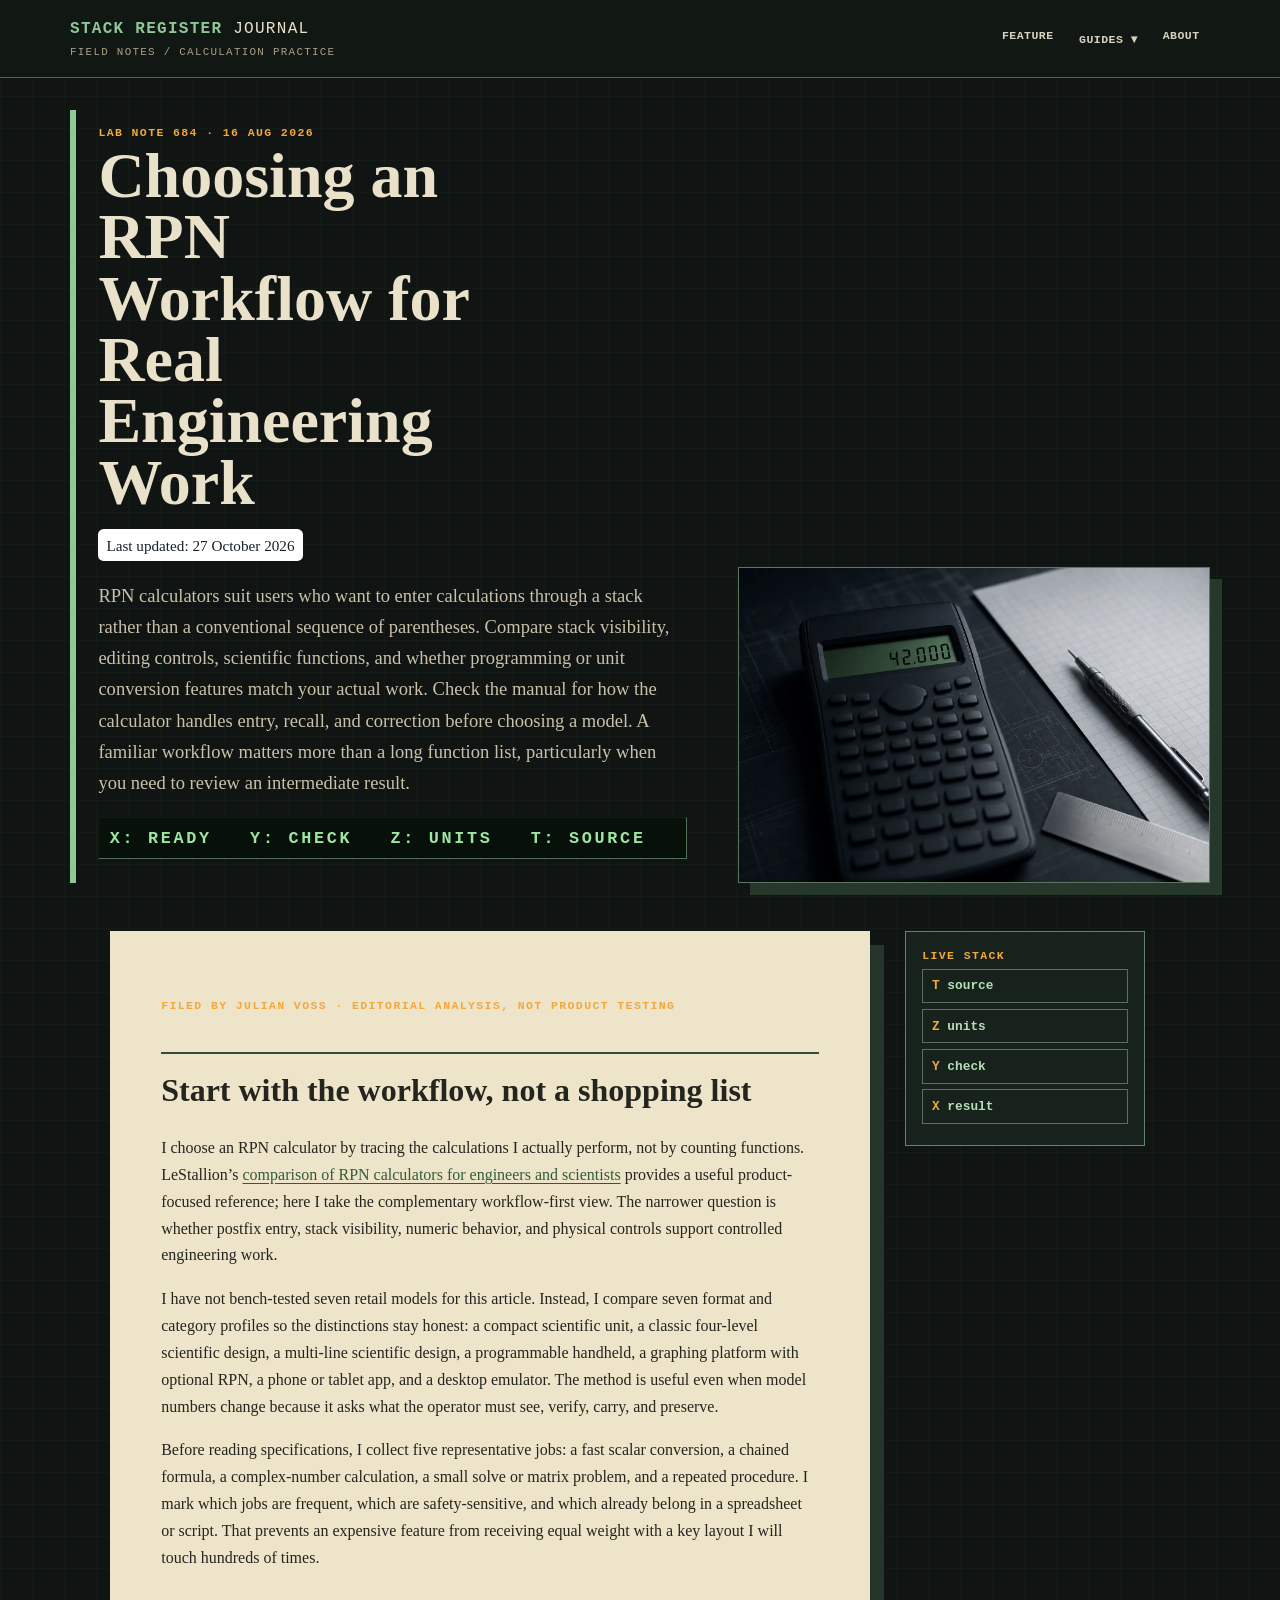
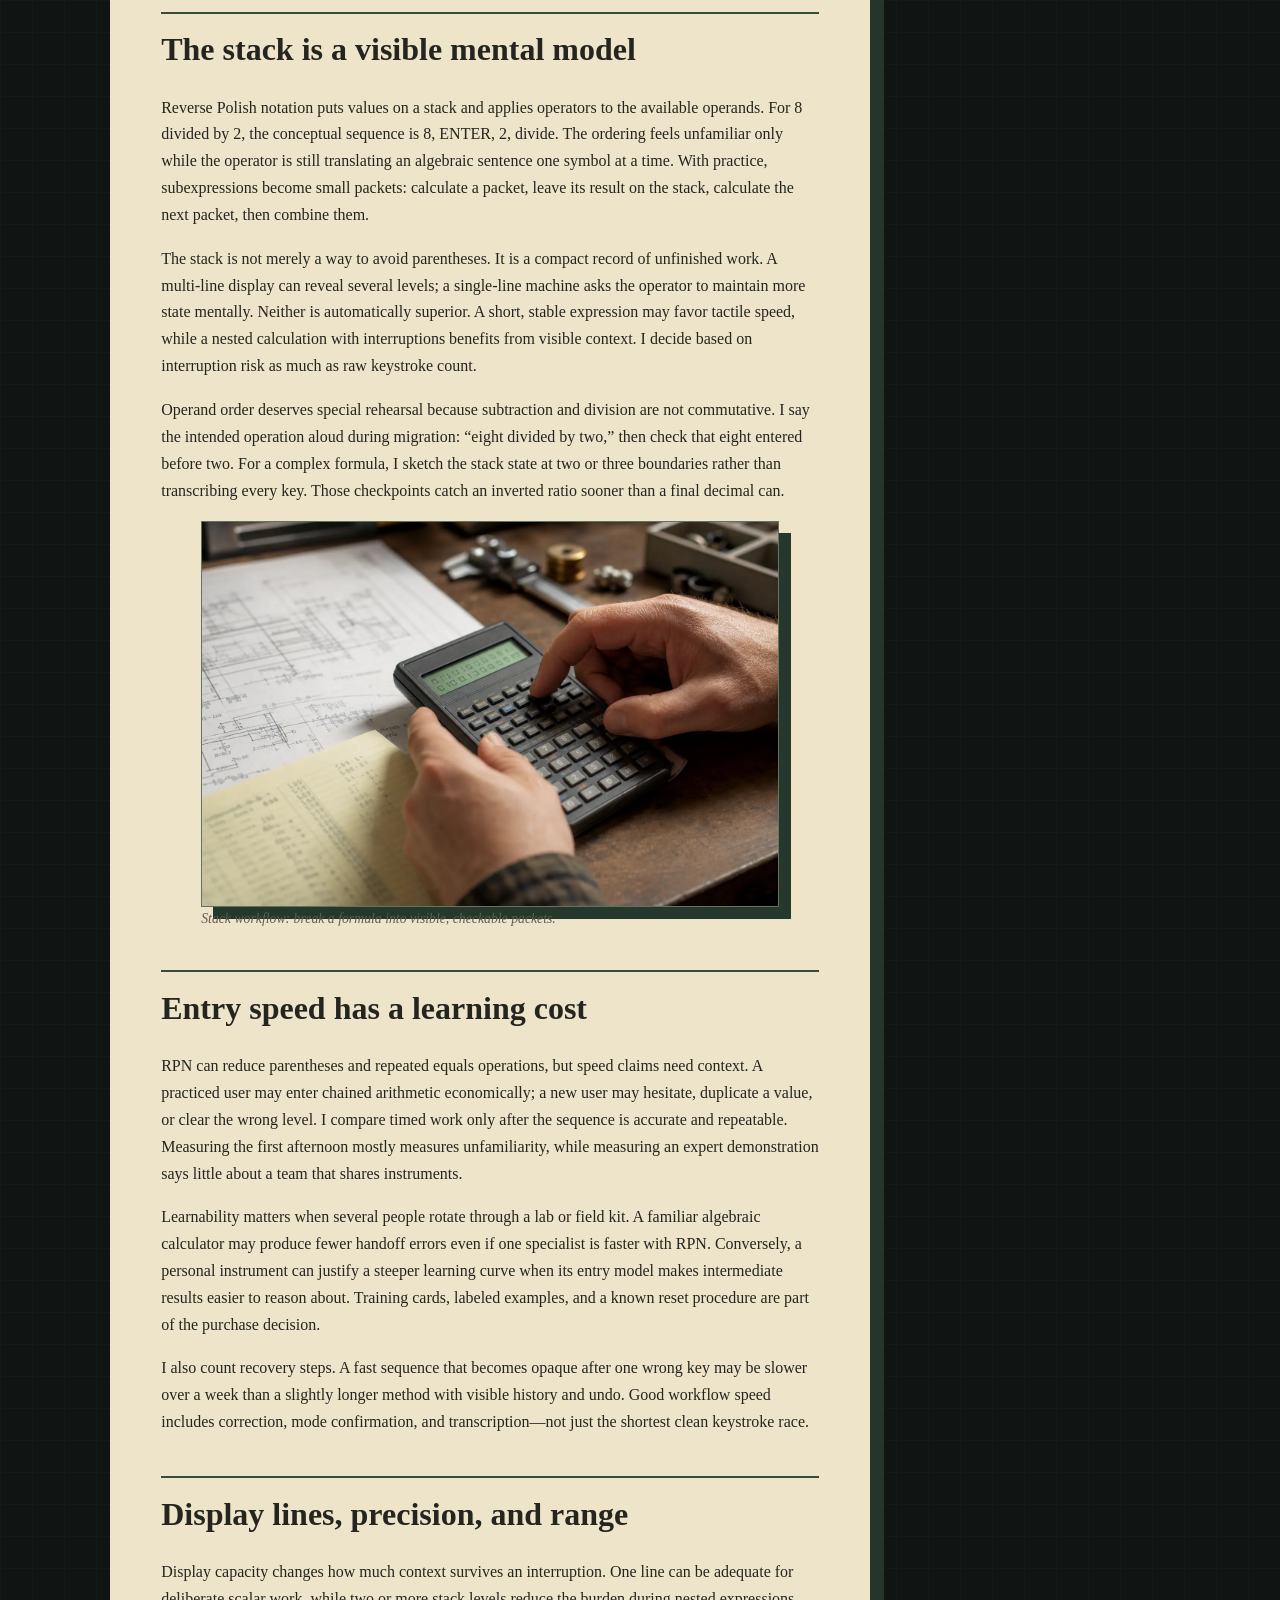
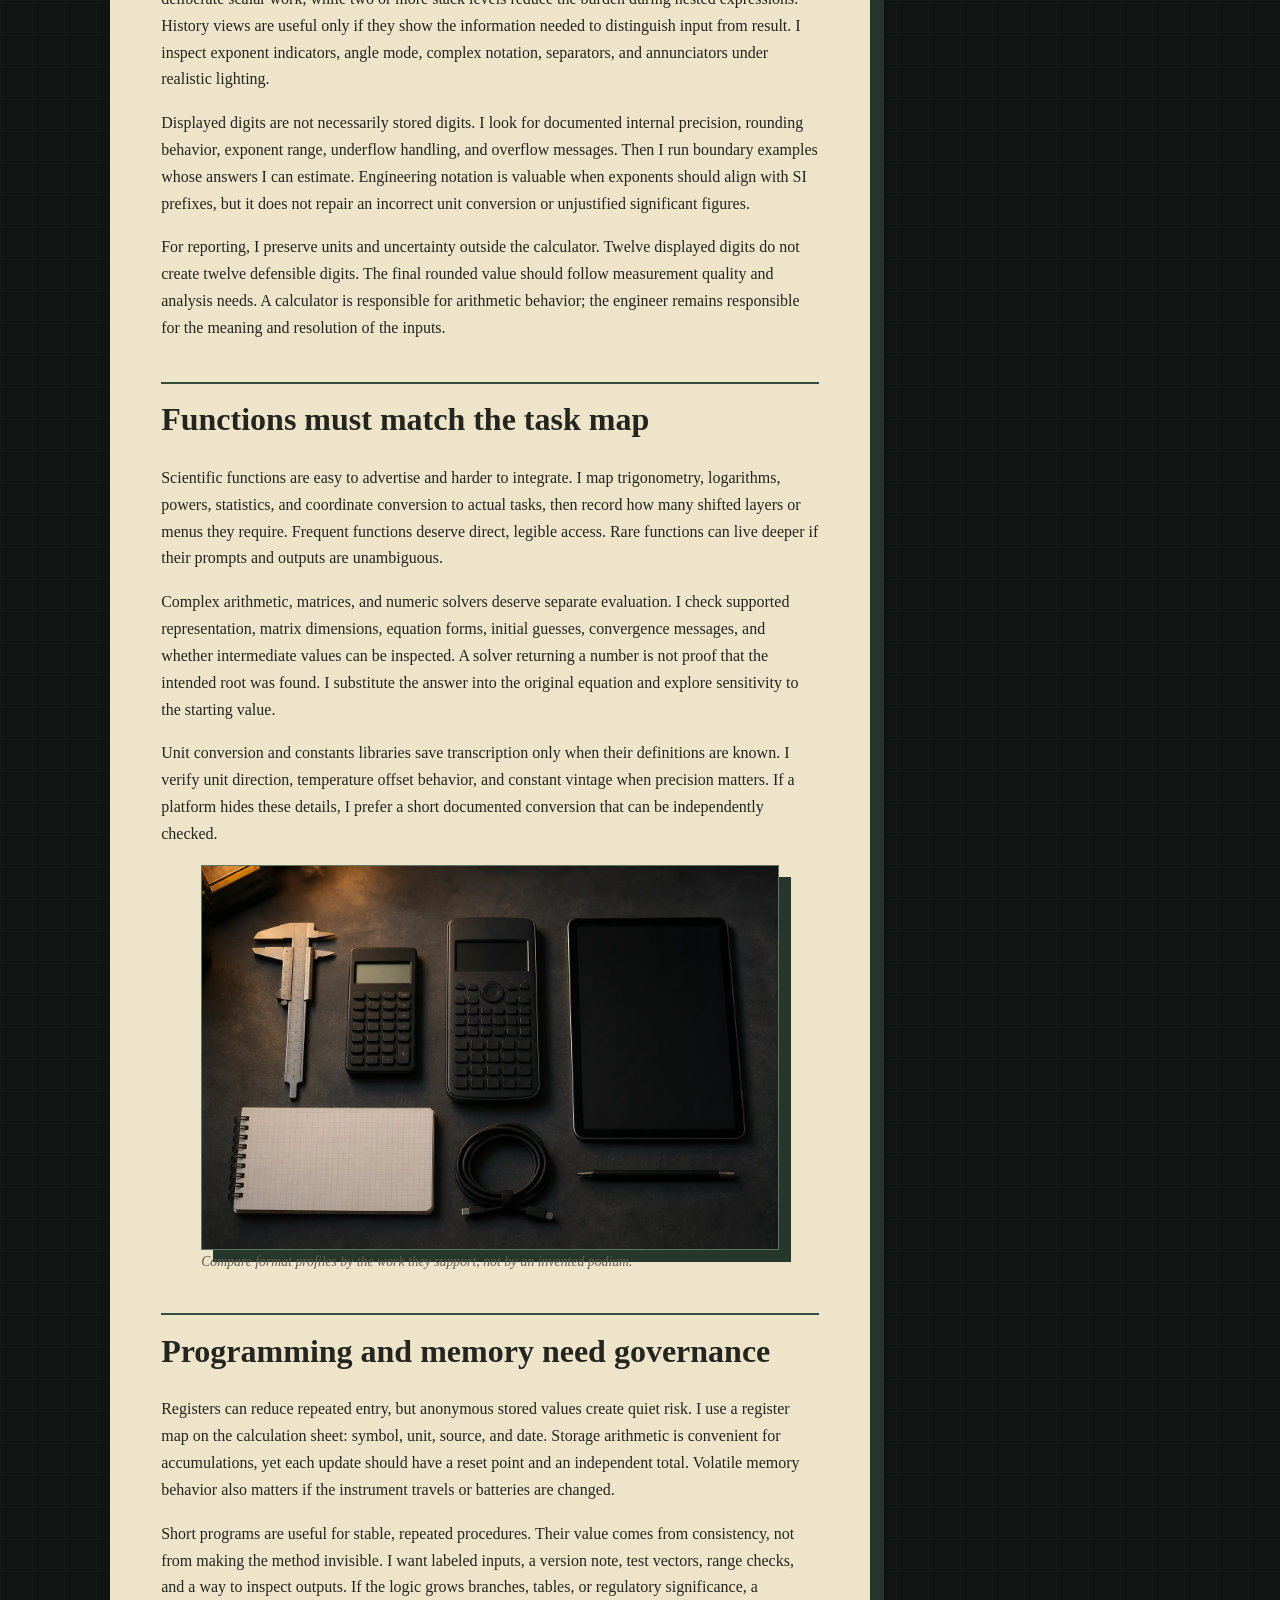
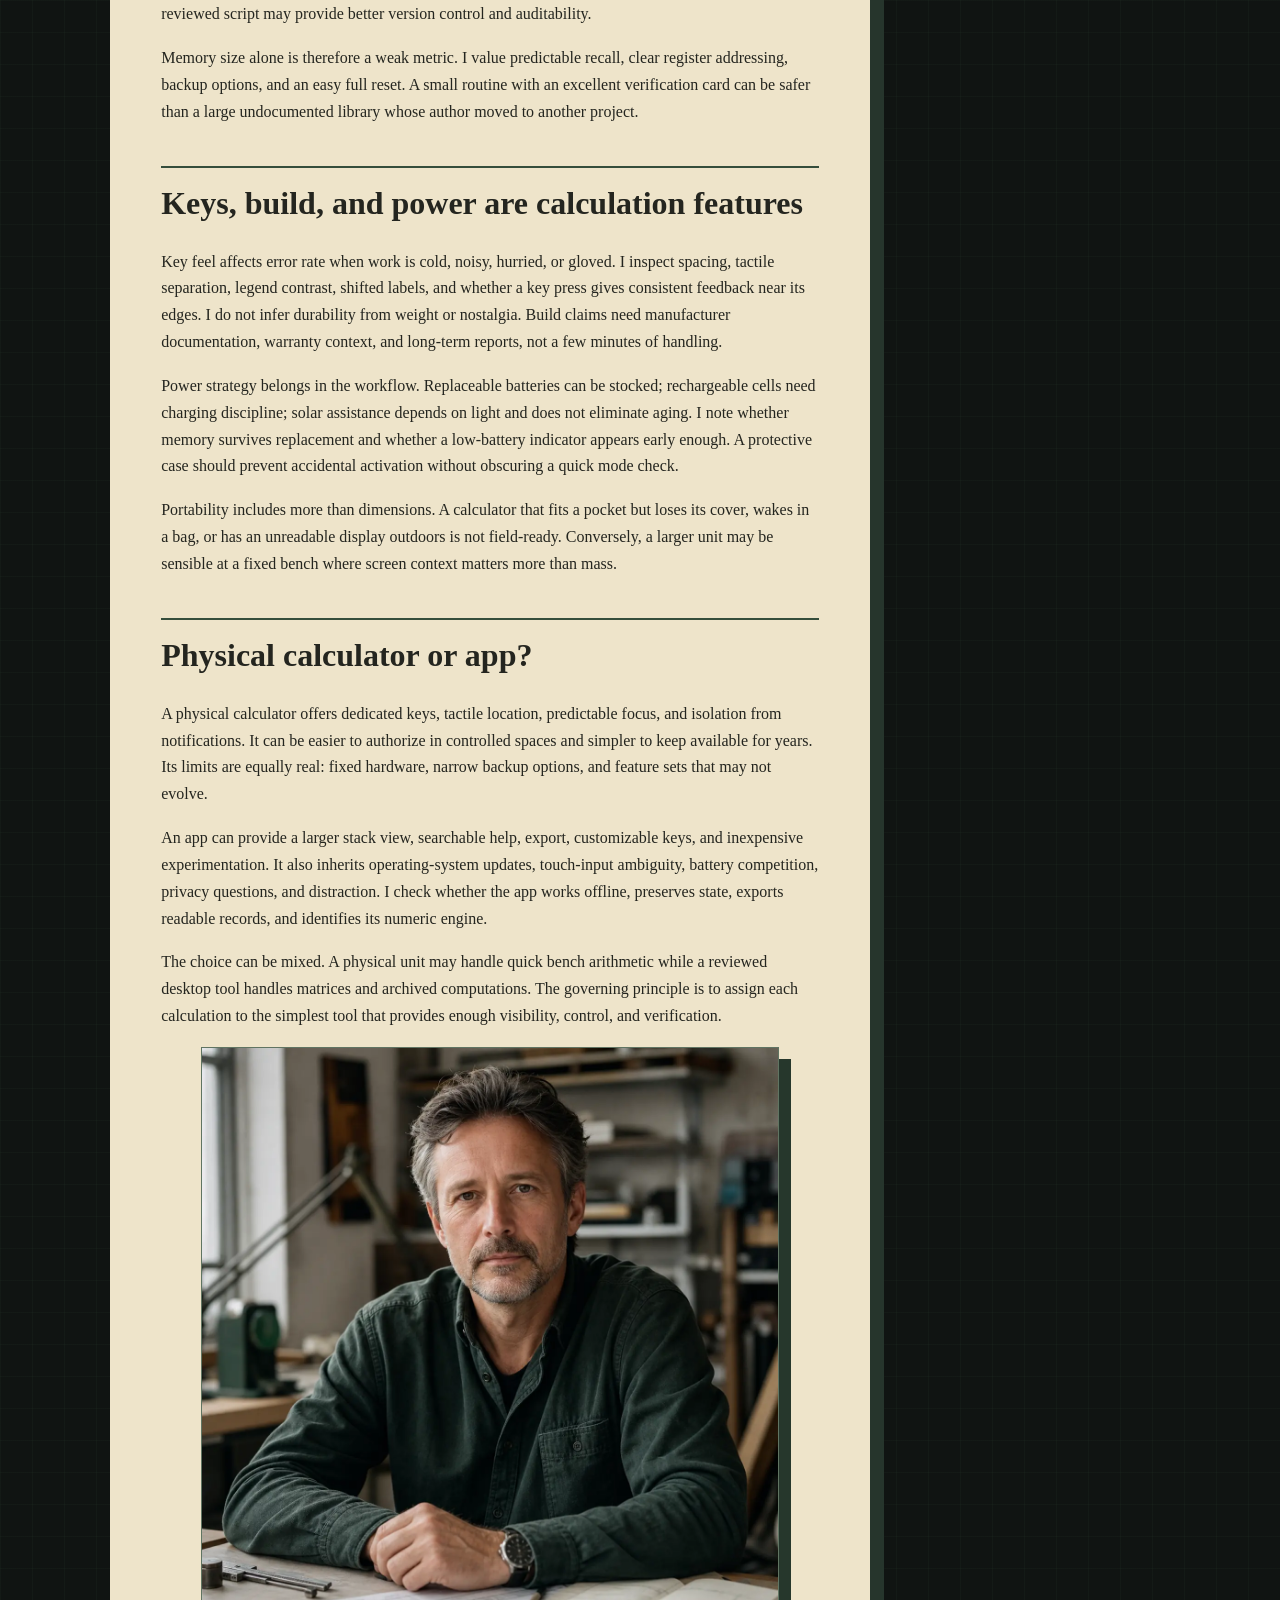
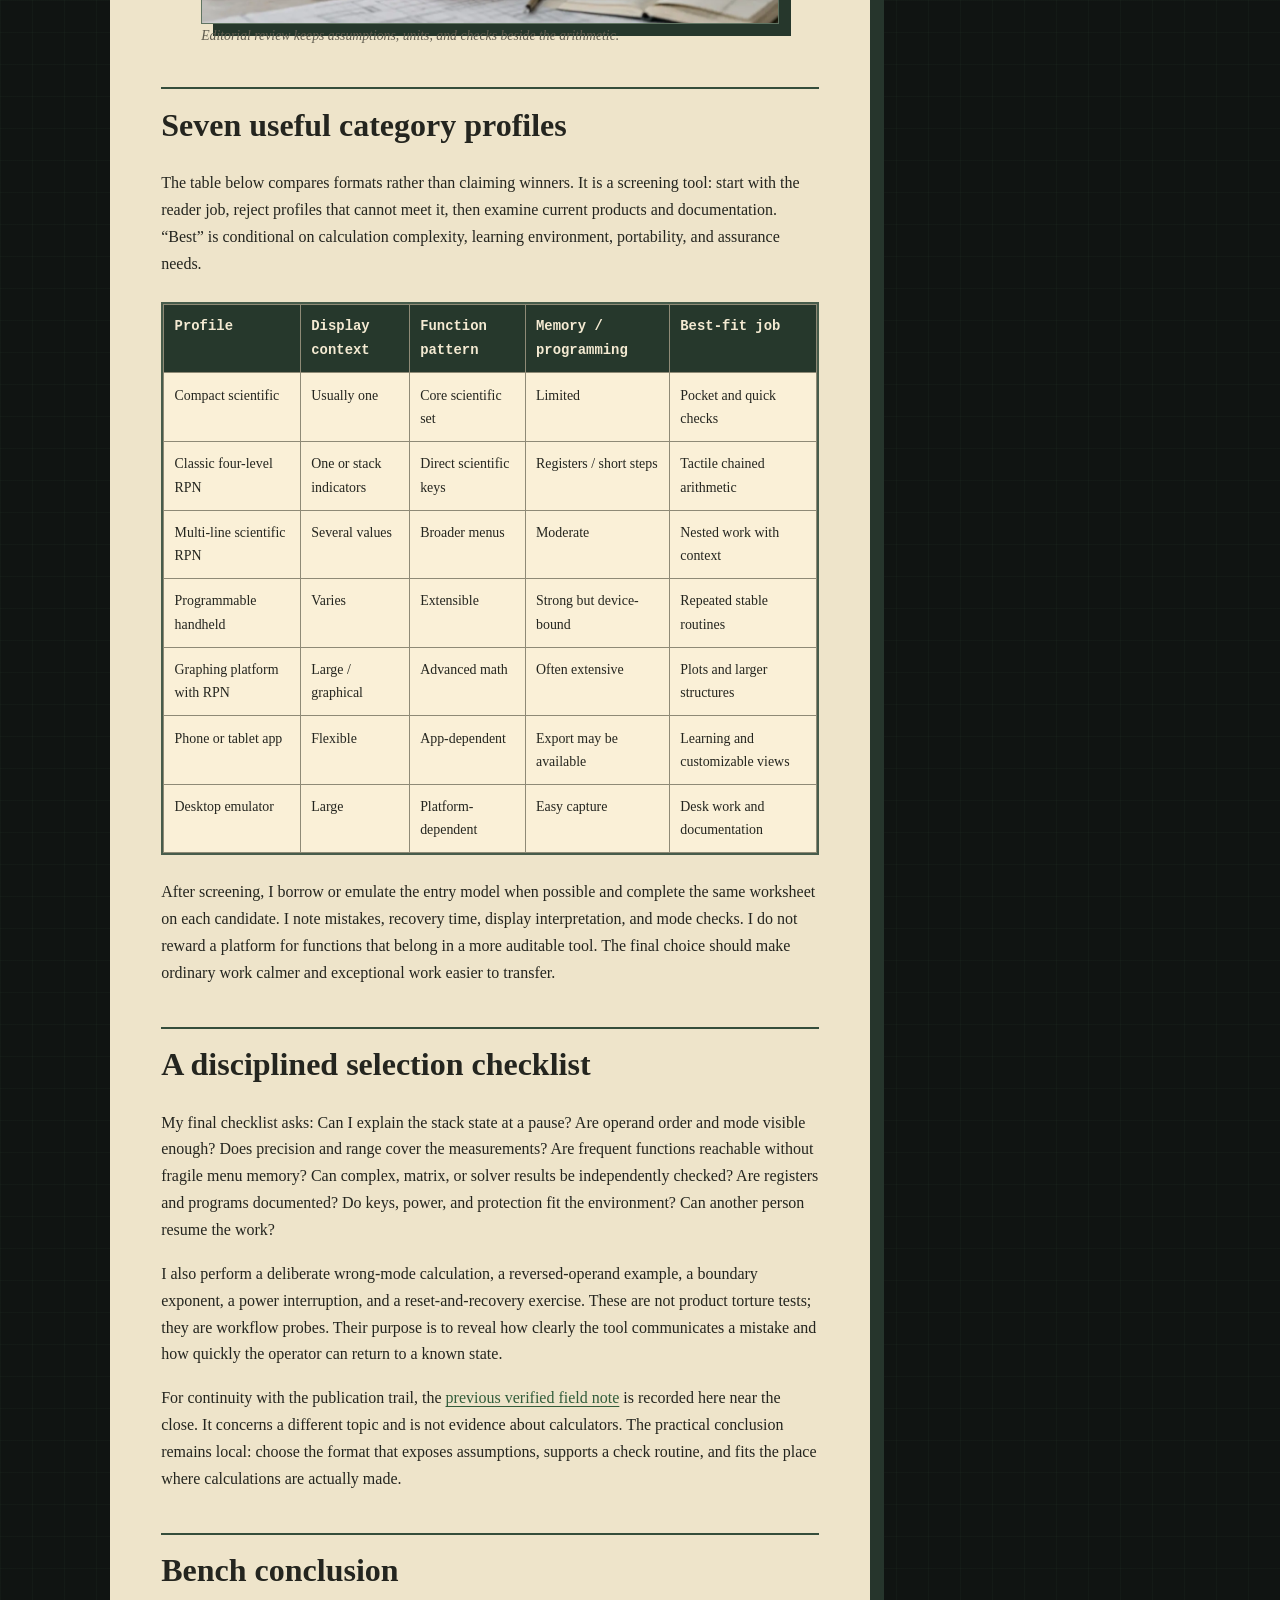
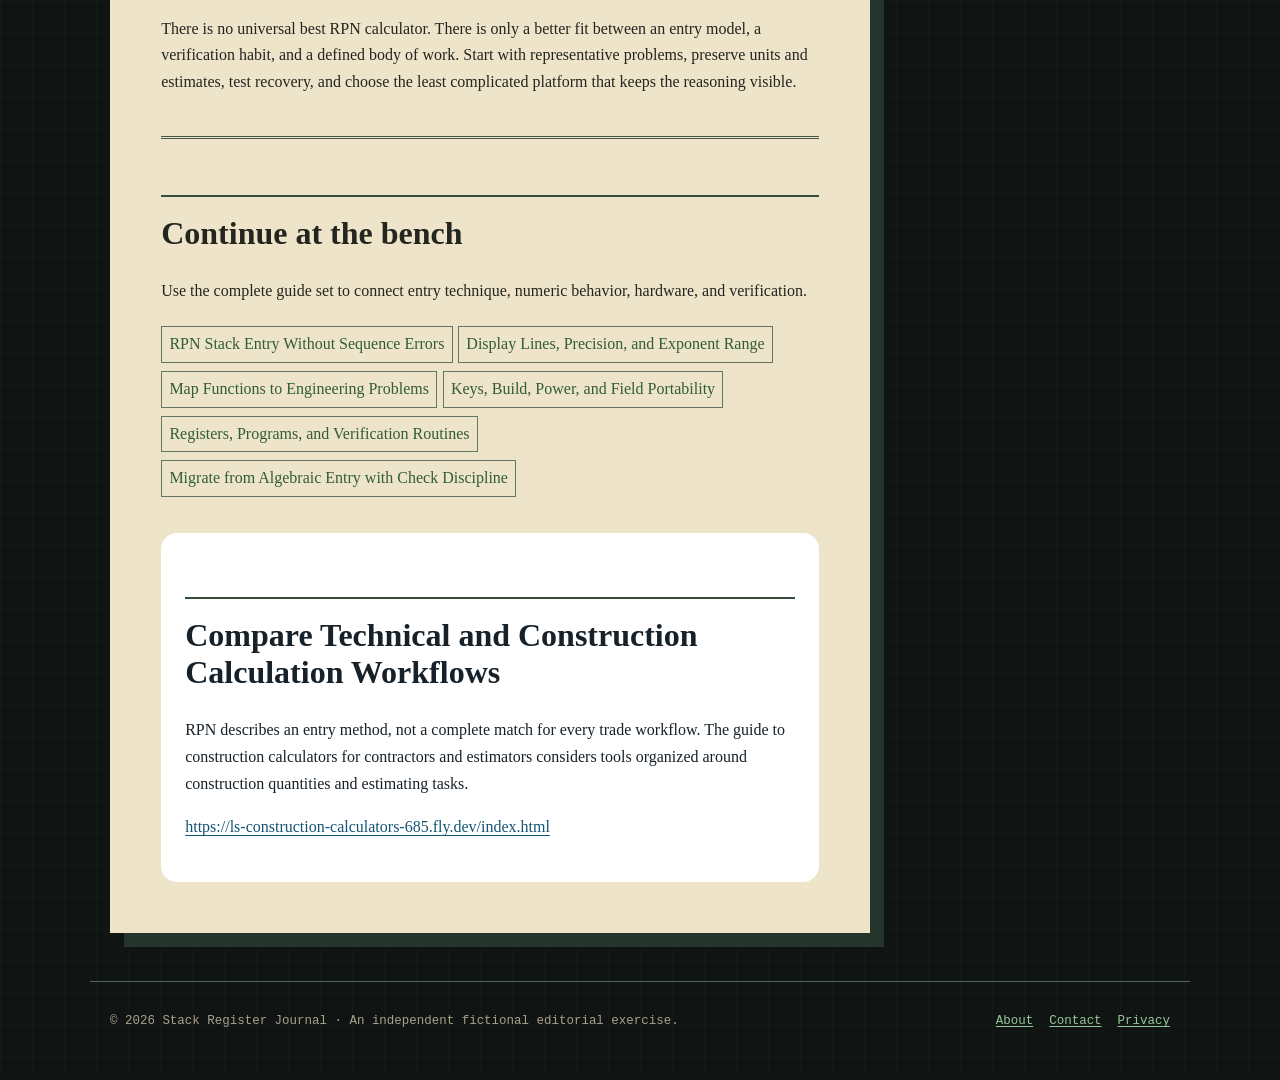
<file: index.html>
<!doctype html><html lang="en"><head><meta charset="utf-8"><meta name="viewport" content="width=device-width,initial-scale=1"><title>Choosing an RPN Workflow for Real Engineering Work | Stack Register Journal</title><meta name="description" content="A practical framework for selecting RPN calculator formats by stack visibility, precision, functions, hardware, and verification needs."><link rel="canonical" href="https://armaragex.github.io/lestallion-rpn-calculators-684/index.html"><meta property="og:type" content="article"><meta property="og:title" content="Choosing an RPN Workflow for Real Engineering Work"><meta property="og:description" content="A practical framework for selecting RPN calculator formats by stack visibility, precision, functions, hardware, and verification needs."><meta property="og:url" content="https://armaragex.github.io/lestallion-rpn-calculators-684/index.html"><meta property="og:image" content="https://armaragex.github.io/lestallion-rpn-calculators-684/hero.webp"><link rel="icon" href="data:image/svg+xml,%3Csvg xmlns='http://www.w3.org/2000/svg'/%3E"><link rel="stylesheet" href="style.css"><script type="application/ld+json">{"@context":"https://schema.org","@type":"Article","headline":"Choosing an RPN Workflow for Real Engineering Work","datePublished":"2026-08-16","dateModified":"2026-10-27T11:55:59Z","author":{"@type":"Person","name":"Julian Voss"},"publisher":{"@type":"Organization","name":"Stack Register Journal"},"mainEntityOfPage":"https://armaragex.github.io/lestallion-rpn-calculators-684/index.html"}</script><script defer src="site.js"></script>
<meta property="article:modified_time" content="2026-10-27T11:55:59Z">
</head><body><a class="skip" href="#content">Skip to article</a><header class="mast"><div class="mast-inner"><a class="brand" href="index.html"><b>STACK REGISTER</b> JOURNAL<small>FIELD NOTES / CALCULATION PRACTICE</small></a><button class="nav-toggle" aria-expanded="false" aria-controls="primary-nav">Menu</button><nav class="nav" id="primary-nav" aria-label="Primary"><ul><li><a href="index.html">Feature</a></li><li class="dropdown"><button class="dropbtn" aria-expanded="false">Guides ▾</button><ul class="dropdown-menu"><li><a href="stack-entry.html">Stack entry</a></li><li><a href="display-precision.html">Display & precision</a></li><li><a href="engineering-functions.html">Functions</a></li><li><a href="field-hardware.html">Field hardware</a></li><li><a href="memory-programming.html">Memory & programs</a></li><li><a href="migration-checks.html">Migration checks</a></li></ul></li><li><a href="about.html">About</a></li></ul></nav></div></header><section class="hero "><div class="hero-copy"><div class="kicker">Lab note 684 · 16 AUG 2026</div><h1>Choosing an RPN Workflow for Real Engineering Work</h1>
<p class="article-refreshed" style="font-size:.95rem;opacity:1;display:table;max-width:100%;padding:.2rem .5rem;border-radius:.35rem;background:#fff;color:#172129;overflow-wrap:anywhere">Last updated: <time datetime="2026-10-27T11:55:59Z">27 October 2026</time></p><p class="dek">RPN calculators suit users who want to enter calculations through a stack rather than a conventional sequence of parentheses. Compare stack visibility, editing controls, scientific functions, and whether programming or unit conversion features match your actual work. Check the manual for how the calculator handles entry, recall, and correction before choosing a model. A familiar workflow matters more than a long function list, particularly when you need to review an intermediate result.</p><div class="readout">X: READY &nbsp; Y: CHECK &nbsp; Z: UNITS &nbsp; T: SOURCE</div></div><img src="hero.webp" width="1536" height="1024" alt="RPN calculator and engineering notebook illustration" decoding="async"></section><main id="content" class="layout"><article class="paper"><p class="utility">Filed by Julian Voss · editorial analysis, not product testing</p><section><h2>Start with the workflow, not a shopping list</h2><p>I choose an RPN calculator by tracing the calculations I actually perform, not by counting functions. LeStallion’s <a href="https://lestallion.com/blogs/product-reviews/best-rpn-calculators-for-engineers-and-scientists">comparison of RPN calculators for engineers and scientists</a> provides a useful product-focused reference; here I take the complementary workflow-first view. The narrower question is whether postfix entry, stack visibility, numeric behavior, and physical controls support controlled engineering work.</p><p>I have not bench-tested seven retail models for this article. Instead, I compare seven format and category profiles so the distinctions stay honest: a compact scientific unit, a classic four-level scientific design, a multi-line scientific design, a programmable handheld, a graphing platform with optional RPN, a phone or tablet app, and a desktop emulator. The method is useful even when model numbers change because it asks what the operator must see, verify, carry, and preserve.</p><p>Before reading specifications, I collect five representative jobs: a fast scalar conversion, a chained formula, a complex-number calculation, a small solve or matrix problem, and a repeated procedure. I mark which jobs are frequent, which are safety-sensitive, and which already belong in a spreadsheet or script. That prevents an expensive feature from receiving equal weight with a key layout I will touch hundreds of times.</p></section><section><h2>The stack is a visible mental model</h2><p>Reverse Polish notation puts values on a stack and applies operators to the available operands. For 8 divided by 2, the conceptual sequence is 8, ENTER, 2, divide. The ordering feels unfamiliar only while the operator is still translating an algebraic sentence one symbol at a time. With practice, subexpressions become small packets: calculate a packet, leave its result on the stack, calculate the next packet, then combine them.</p><p>The stack is not merely a way to avoid parentheses. It is a compact record of unfinished work. A multi-line display can reveal several levels; a single-line machine asks the operator to maintain more state mentally. Neither is automatically superior. A short, stable expression may favor tactile speed, while a nested calculation with interruptions benefits from visible context. I decide based on interruption risk as much as raw keystroke count.</p><p>Operand order deserves special rehearsal because subtraction and division are not commutative. I say the intended operation aloud during migration: “eight divided by two,” then check that eight entered before two. For a complex formula, I sketch the stack state at two or three boundaries rather than transcribing every key. Those checkpoints catch an inverted ratio sooner than a final decimal can.</p><figure><img class="article-img" loading="lazy" decoding="async" src="workflow.webp" width="1536" height="1024" alt="A stack workflow diagram beside engineering calculations"><figcaption class="caption">Stack workflow: break a formula into visible, checkable packets.</figcaption></figure></section><section><h2>Entry speed has a learning cost</h2><p>RPN can reduce parentheses and repeated equals operations, but speed claims need context. A practiced user may enter chained arithmetic economically; a new user may hesitate, duplicate a value, or clear the wrong level. I compare timed work only after the sequence is accurate and repeatable. Measuring the first afternoon mostly measures unfamiliarity, while measuring an expert demonstration says little about a team that shares instruments.</p><p>Learnability matters when several people rotate through a lab or field kit. A familiar algebraic calculator may produce fewer handoff errors even if one specialist is faster with RPN. Conversely, a personal instrument can justify a steeper learning curve when its entry model makes intermediate results easier to reason about. Training cards, labeled examples, and a known reset procedure are part of the purchase decision.</p><p>I also count recovery steps. A fast sequence that becomes opaque after one wrong key may be slower over a week than a slightly longer method with visible history and undo. Good workflow speed includes correction, mode confirmation, and transcription—not just the shortest clean keystroke race.</p></section><section><h2>Display lines, precision, and range</h2><p>Display capacity changes how much context survives an interruption. One line can be adequate for deliberate scalar work, while two or more stack levels reduce the burden during nested expressions. History views are useful only if they show the information needed to distinguish input from result. I inspect exponent indicators, angle mode, complex notation, separators, and annunciators under realistic lighting.</p><p>Displayed digits are not necessarily stored digits. I look for documented internal precision, rounding behavior, exponent range, underflow handling, and overflow messages. Then I run boundary examples whose answers I can estimate. Engineering notation is valuable when exponents should align with SI prefixes, but it does not repair an incorrect unit conversion or unjustified significant figures.</p><p>For reporting, I preserve units and uncertainty outside the calculator. Twelve displayed digits do not create twelve defensible digits. The final rounded value should follow measurement quality and analysis needs. A calculator is responsible for arithmetic behavior; the engineer remains responsible for the meaning and resolution of the inputs.</p></section><section><h2>Functions must match the task map</h2><p>Scientific functions are easy to advertise and harder to integrate. I map trigonometry, logarithms, powers, statistics, and coordinate conversion to actual tasks, then record how many shifted layers or menus they require. Frequent functions deserve direct, legible access. Rare functions can live deeper if their prompts and outputs are unambiguous.</p><p>Complex arithmetic, matrices, and numeric solvers deserve separate evaluation. I check supported representation, matrix dimensions, equation forms, initial guesses, convergence messages, and whether intermediate values can be inspected. A solver returning a number is not proof that the intended root was found. I substitute the answer into the original equation and explore sensitivity to the starting value.</p><p>Unit conversion and constants libraries save transcription only when their definitions are known. I verify unit direction, temperature offset behavior, and constant vintage when precision matters. If a platform hides these details, I prefer a short documented conversion that can be independently checked.</p><figure><img class="article-img" loading="lazy" decoding="async" src="compare.webp" width="1536" height="1024" alt="Several calculator formats arranged as an engineering comparison"><figcaption class="caption">Compare format profiles by the work they support, not by an invented podium.</figcaption></figure></section><section><h2>Programming and memory need governance</h2><p>Registers can reduce repeated entry, but anonymous stored values create quiet risk. I use a register map on the calculation sheet: symbol, unit, source, and date. Storage arithmetic is convenient for accumulations, yet each update should have a reset point and an independent total. Volatile memory behavior also matters if the instrument travels or batteries are changed.</p><p>Short programs are useful for stable, repeated procedures. Their value comes from consistency, not from making the method invisible. I want labeled inputs, a version note, test vectors, range checks, and a way to inspect outputs. If the logic grows branches, tables, or regulatory significance, a reviewed script may provide better version control and auditability.</p><p>Memory size alone is therefore a weak metric. I value predictable recall, clear register addressing, backup options, and an easy full reset. A small routine with an excellent verification card can be safer than a large undocumented library whose author moved to another project.</p></section><section><h2>Keys, build, and power are calculation features</h2><p>Key feel affects error rate when work is cold, noisy, hurried, or gloved. I inspect spacing, tactile separation, legend contrast, shifted labels, and whether a key press gives consistent feedback near its edges. I do not infer durability from weight or nostalgia. Build claims need manufacturer documentation, warranty context, and long-term reports, not a few minutes of handling.</p><p>Power strategy belongs in the workflow. Replaceable batteries can be stocked; rechargeable cells need charging discipline; solar assistance depends on light and does not eliminate aging. I note whether memory survives replacement and whether a low-battery indicator appears early enough. A protective case should prevent accidental activation without obscuring a quick mode check.</p><p>Portability includes more than dimensions. A calculator that fits a pocket but loses its cover, wakes in a bag, or has an unreadable display outdoors is not field-ready. Conversely, a larger unit may be sensible at a fixed bench where screen context matters more than mass.</p></section><section><h2>Physical calculator or app?</h2><p>A physical calculator offers dedicated keys, tactile location, predictable focus, and isolation from notifications. It can be easier to authorize in controlled spaces and simpler to keep available for years. Its limits are equally real: fixed hardware, narrow backup options, and feature sets that may not evolve.</p><p>An app can provide a larger stack view, searchable help, export, customizable keys, and inexpensive experimentation. It also inherits operating-system updates, touch-input ambiguity, battery competition, privacy questions, and distraction. I check whether the app works offline, preserves state, exports readable records, and identifies its numeric engine.</p><p>The choice can be mixed. A physical unit may handle quick bench arithmetic while a reviewed desktop tool handles matrices and archived computations. The governing principle is to assign each calculation to the simplest tool that provides enough visibility, control, and verification.</p><figure><img class="article-img" loading="lazy" decoding="async" src="editor.webp" width="1254" height="1254" alt="Fictional editor reviewing calculator notes at a bench"><figcaption class="caption">Editorial review keeps assumptions, units, and checks beside the arithmetic.</figcaption></figure></section><section><h2>Seven useful category profiles</h2><p>The table below compares formats rather than claiming winners. It is a screening tool: start with the reader job, reject profiles that cannot meet it, then examine current products and documentation. “Best” is conditional on calculation complexity, learning environment, portability, and assurance needs.</p><div class="table-wrap" tabindex="0" aria-label="Scrollable comparison table"><div class="table-cue">Swipe or use arrow keys to inspect all columns →</div><table><thead><tr><th>Profile</th><th>Display context</th><th>Function pattern</th><th>Memory / programming</th><th>Best-fit job</th></tr></thead><tbody><tr><td>Compact scientific</td><td>Usually one</td><td>Core scientific set</td><td>Limited</td><td>Pocket and quick checks</td></tr><tr><td>Classic four-level RPN</td><td>One or stack indicators</td><td>Direct scientific keys</td><td>Registers / short steps</td><td>Tactile chained arithmetic</td></tr><tr><td>Multi-line scientific RPN</td><td>Several values</td><td>Broader menus</td><td>Moderate</td><td>Nested work with context</td></tr><tr><td>Programmable handheld</td><td>Varies</td><td>Extensible</td><td>Strong but device-bound</td><td>Repeated stable routines</td></tr><tr><td>Graphing platform with RPN</td><td>Large / graphical</td><td>Advanced math</td><td>Often extensive</td><td>Plots and larger structures</td></tr><tr><td>Phone or tablet app</td><td>Flexible</td><td>App-dependent</td><td>Export may be available</td><td>Learning and customizable views</td></tr><tr><td>Desktop emulator</td><td>Large</td><td>Platform-dependent</td><td>Easy capture</td><td>Desk work and documentation</td></tr></tbody></table></div><p>After screening, I borrow or emulate the entry model when possible and complete the same worksheet on each candidate. I note mistakes, recovery time, display interpretation, and mode checks. I do not reward a platform for functions that belong in a more auditable tool. The final choice should make ordinary work calmer and exceptional work easier to transfer.</p></section><section><h2>A disciplined selection checklist</h2><p>My final checklist asks: Can I explain the stack state at a pause? Are operand order and mode visible enough? Does precision and range cover the measurements? Are frequent functions reachable without fragile menu memory? Can complex, matrix, or solver results be independently checked? Are registers and programs documented? Do keys, power, and protection fit the environment? Can another person resume the work?</p><p>I also perform a deliberate wrong-mode calculation, a reversed-operand example, a boundary exponent, a power interruption, and a reset-and-recovery exercise. These are not product torture tests; they are workflow probes. Their purpose is to reveal how clearly the tool communicates a mistake and how quickly the operator can return to a known state.</p><p>For continuity with the publication trail, the <a href="https://storage.googleapis.com/yacss-gcp-lestallion/lestallion/affiliate-backlinks/row683-desktop-drawer-organizers-bamboo-inserts/index.html">previous verified field note</a> is recorded here near the close. It concerns a different topic and is not evidence about calculators. The practical conclusion remains local: choose the format that exposes assumptions, supports a check routine, and fits the place where calculations are actually made.</p></section><h2>Bench conclusion</h2><p>There is no universal best RPN calculator. There is only a better fit between an entry model, a verification habit, and a defined body of work. Start with representative problems, preserve units and estimates, test recovery, and choose the least complicated platform that keeps the reasoning visible.</p><aside class="guide-mesh"><h2>Continue at the bench</h2><p>Use the complete guide set to connect entry technique, numeric behavior, hardware, and verification.</p><a href="stack-entry.html">RPN Stack Entry Without Sequence Errors</a><a href="display-precision.html">Display Lines, Precision, and Exponent Range</a><a href="engineering-functions.html">Map Functions to Engineering Problems</a><a href="field-hardware.html">Keys, Build, Power, and Field Portability</a><a href="memory-programming.html">Registers, Programs, and Verification Routines</a><a href="migration-checks.html">Migrate from Algebraic Entry with Check Discipline</a></aside><section class="cross-link-forward" style="margin-top:2rem;background:#fff;color:#172129;padding:1.5rem;border-radius:1rem"><h2 style="color:#172129">Compare Technical and Construction Calculation Workflows</h2><p style="color:#172129">RPN describes an entry method, not a complete match for every trade workflow. The guide to construction calculators for contractors and estimators considers tools organized around construction quantities and estimating tasks.</p><p style="color:#172129"><a href="https://ls-construction-calculators-685.fly.dev/index.html" style="overflow-wrap:anywhere;word-break:break-word;color:#145575">https://ls-construction-calculators-685.fly.dev/index.html</a></p></section>
</article><aside class="stack" aria-label="Four-level stack diagram"><span class="utility">Live stack</span><div data-level="T">source</div><div data-level="Z">units</div><div data-level="Y">check</div><div data-level="X">result</div></aside></main><footer class="site-foot"><span>© 2026 Stack Register Journal · An independent fictional editorial exercise.</span><nav><a href="about.html">About</a><a href="contact.html">Contact</a><a href="privacy.html">Privacy</a></nav></footer></body></html>
</file>
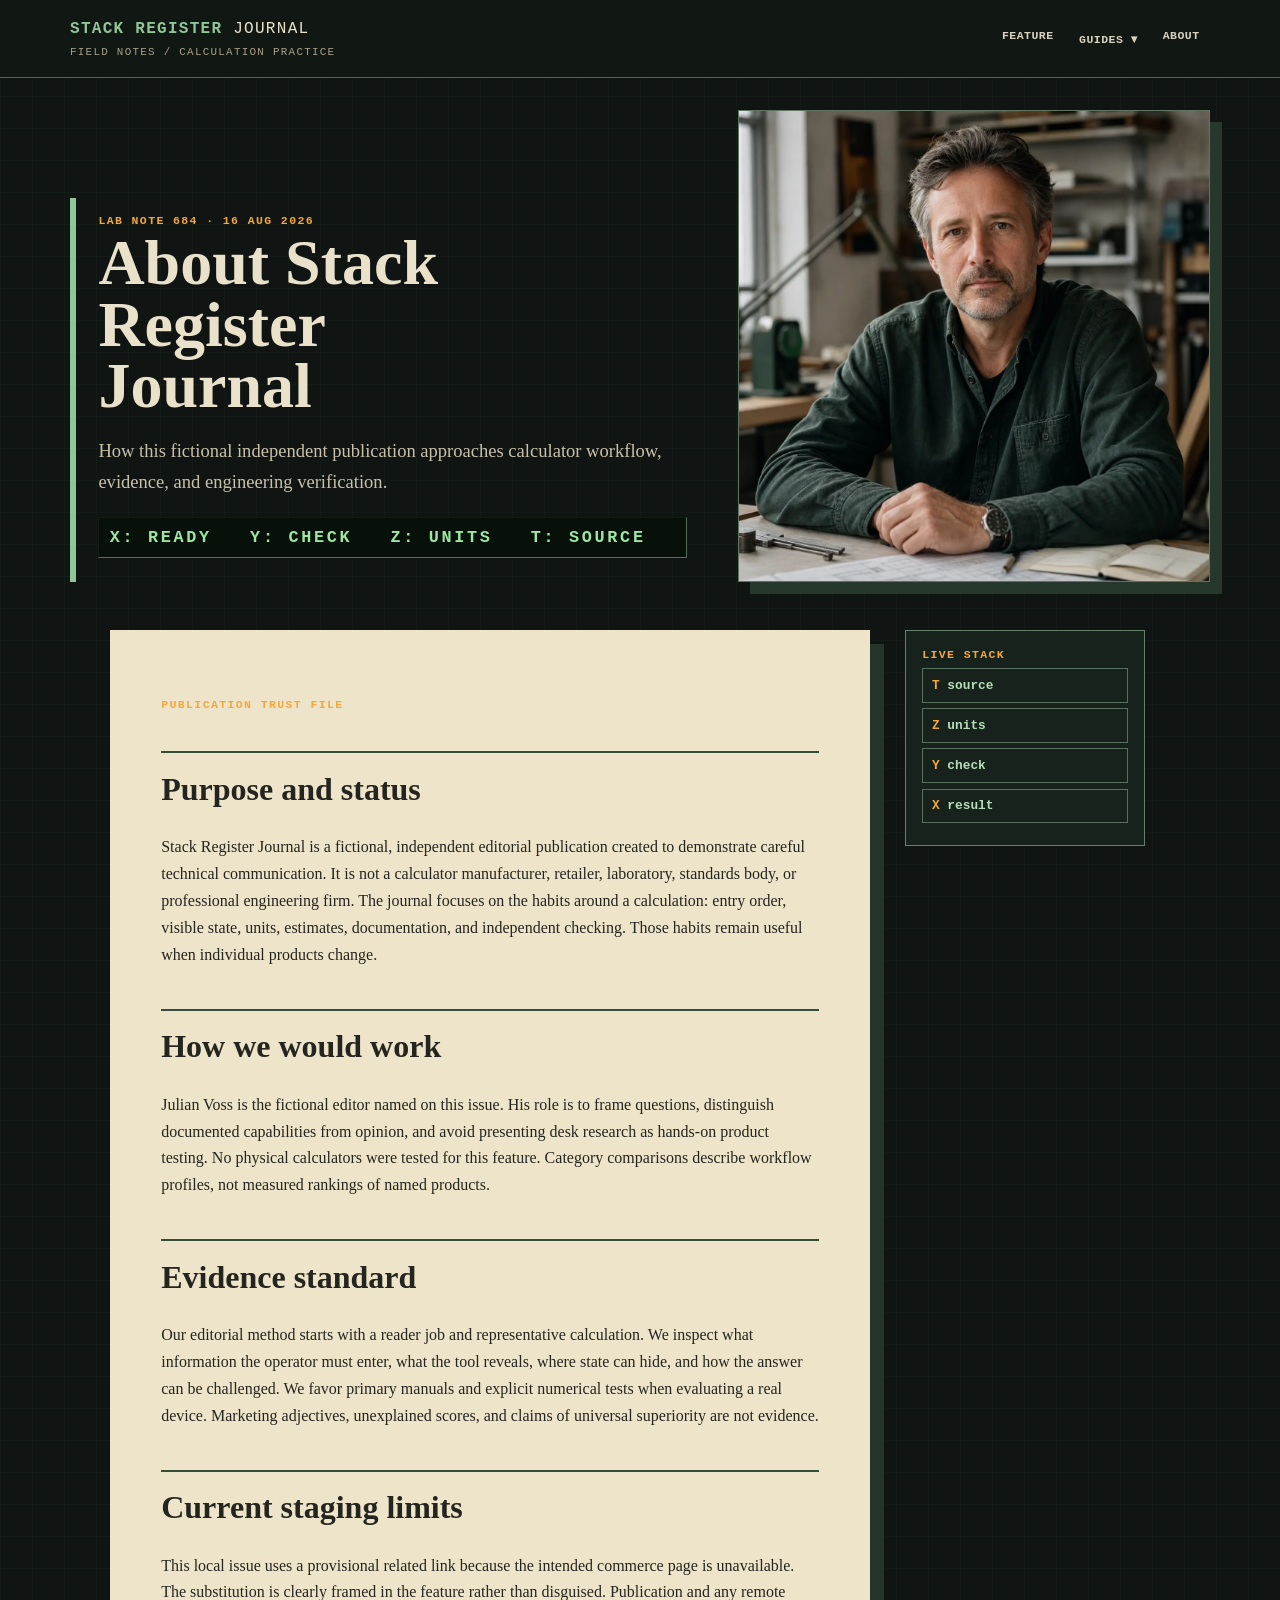
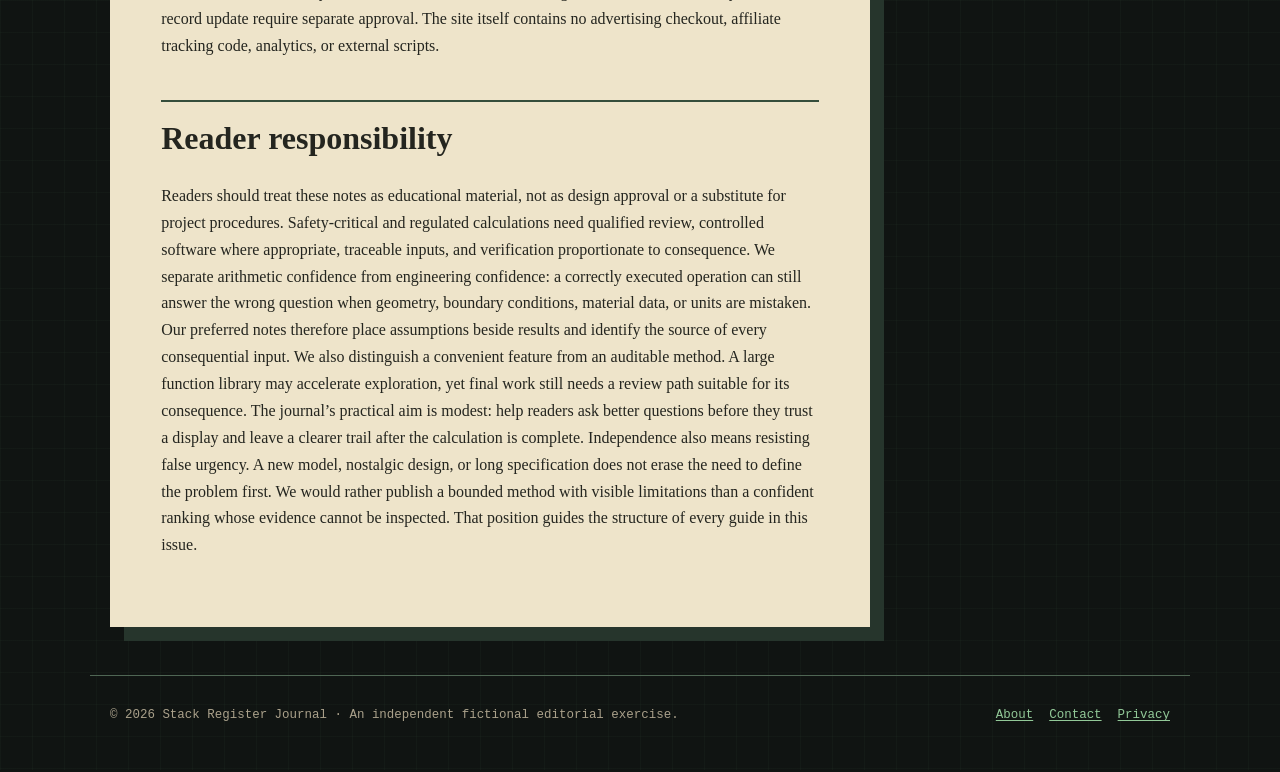
<file: about.html>
<!doctype html><html lang="en"><head><meta charset="utf-8"><meta name="viewport" content="width=device-width,initial-scale=1"><title>About Stack Register Journal | Stack Register Journal</title><meta name="description" content="How this fictional independent publication approaches calculator workflow, evidence, and engineering verification."><link rel="canonical" href="https://armaragex.github.io/lestallion-rpn-calculators-684/about.html"><meta property="og:type" content="article"><meta property="og:title" content="About Stack Register Journal"><meta property="og:description" content="How this fictional independent publication approaches calculator workflow, evidence, and engineering verification."><meta property="og:url" content="https://armaragex.github.io/lestallion-rpn-calculators-684/about.html"><meta property="og:image" content="https://armaragex.github.io/lestallion-rpn-calculators-684/editor.webp"><link rel="icon" href="data:image/svg+xml,%3Csvg xmlns='http://www.w3.org/2000/svg'/%3E"><link rel="stylesheet" href="style.css"><script type="application/ld+json">{"@context":"https://schema.org","@type":"Article","headline":"About Stack Register Journal","datePublished":"2026-08-16","dateModified":"2026-08-16","author":{"@type":"Person","name":"Julian Voss"},"publisher":{"@type":"Organization","name":"Stack Register Journal"},"mainEntityOfPage":"https://armaragex.github.io/lestallion-rpn-calculators-684/about.html"}</script><script defer src="site.js"></script></head><body><a class="skip" href="#content">Skip to article</a><header class="mast"><div class="mast-inner"><a class="brand" href="index.html"><b>STACK REGISTER</b> JOURNAL<small>FIELD NOTES / CALCULATION PRACTICE</small></a><button class="nav-toggle" aria-expanded="false" aria-controls="primary-nav">Menu</button><nav class="nav" id="primary-nav" aria-label="Primary"><ul><li><a href="index.html">Feature</a></li><li class="dropdown"><button class="dropbtn" aria-expanded="false">Guides ▾</button><ul class="dropdown-menu"><li><a href="stack-entry.html">Stack entry</a></li><li><a href="display-precision.html">Display & precision</a></li><li><a href="engineering-functions.html">Functions</a></li><li><a href="field-hardware.html">Field hardware</a></li><li><a href="memory-programming.html">Memory & programs</a></li><li><a href="migration-checks.html">Migration checks</a></li></ul></li><li><a href="about.html">About</a></li></ul></nav></div></header><section class="hero small-hero"><div class="hero-copy"><div class="kicker">Lab note 684 · 16 AUG 2026</div><h1>About Stack Register Journal</h1><p class="dek">How this fictional independent publication approaches calculator workflow, evidence, and engineering verification.</p><div class="readout">X: READY &nbsp; Y: CHECK &nbsp; Z: UNITS &nbsp; T: SOURCE</div></div><img src="editor.webp" width="1254" height="1254" alt="Editorial instrument panel illustration" decoding="async"></section><main id="content" class="layout"><article class="paper"><p class="utility">Publication trust file</p><section><h2>Purpose and status</h2><p>Stack Register Journal is a fictional, independent editorial publication created to demonstrate careful technical communication. It is not a calculator manufacturer, retailer, laboratory, standards body, or professional engineering firm. The journal focuses on the habits around a calculation: entry order, visible state, units, estimates, documentation, and independent checking. Those habits remain useful when individual products change.</p></section><section><h2>How we would work</h2><p>Julian Voss is the fictional editor named on this issue. His role is to frame questions, distinguish documented capabilities from opinion, and avoid presenting desk research as hands-on product testing. No physical calculators were tested for this feature. Category comparisons describe workflow profiles, not measured rankings of named products.</p></section><section><h2>Evidence standard</h2><p>Our editorial method starts with a reader job and representative calculation. We inspect what information the operator must enter, what the tool reveals, where state can hide, and how the answer can be challenged. We favor primary manuals and explicit numerical tests when evaluating a real device. Marketing adjectives, unexplained scores, and claims of universal superiority are not evidence.</p></section><section><h2>Current staging limits</h2><p>This local issue uses a provisional related link because the intended commerce page is unavailable. The substitution is clearly framed in the feature rather than disguised. Publication and any remote record update require separate approval. The site itself contains no advertising checkout, affiliate tracking code, analytics, or external scripts.</p></section><section><h2>Reader responsibility</h2><p>Readers should treat these notes as educational material, not as design approval or a substitute for project procedures. Safety-critical and regulated calculations need qualified review, controlled software where appropriate, traceable inputs, and verification proportionate to consequence. We separate arithmetic confidence from engineering confidence: a correctly executed operation can still answer the wrong question when geometry, boundary conditions, material data, or units are mistaken. Our preferred notes therefore place assumptions beside results and identify the source of every consequential input. We also distinguish a convenient feature from an auditable method. A large function library may accelerate exploration, yet final work still needs a review path suitable for its consequence. The journal’s practical aim is modest: help readers ask better questions before they trust a display and leave a clearer trail after the calculation is complete. Independence also means resisting false urgency. A new model, nostalgic design, or long specification does not erase the need to define the problem first. We would rather publish a bounded method with visible limitations than a confident ranking whose evidence cannot be inspected. That position guides the structure of every guide in this issue.</p></section></article><aside class="stack" aria-label="Four-level stack diagram"><span class="utility">Live stack</span><div data-level="T">source</div><div data-level="Z">units</div><div data-level="Y">check</div><div data-level="X">result</div></aside></main><footer class="site-foot"><span>© 2026 Stack Register Journal · An independent fictional editorial exercise.</span><nav><a href="about.html">About</a><a href="contact.html">Contact</a><a href="privacy.html">Privacy</a></nav></footer></body></html>
</file>
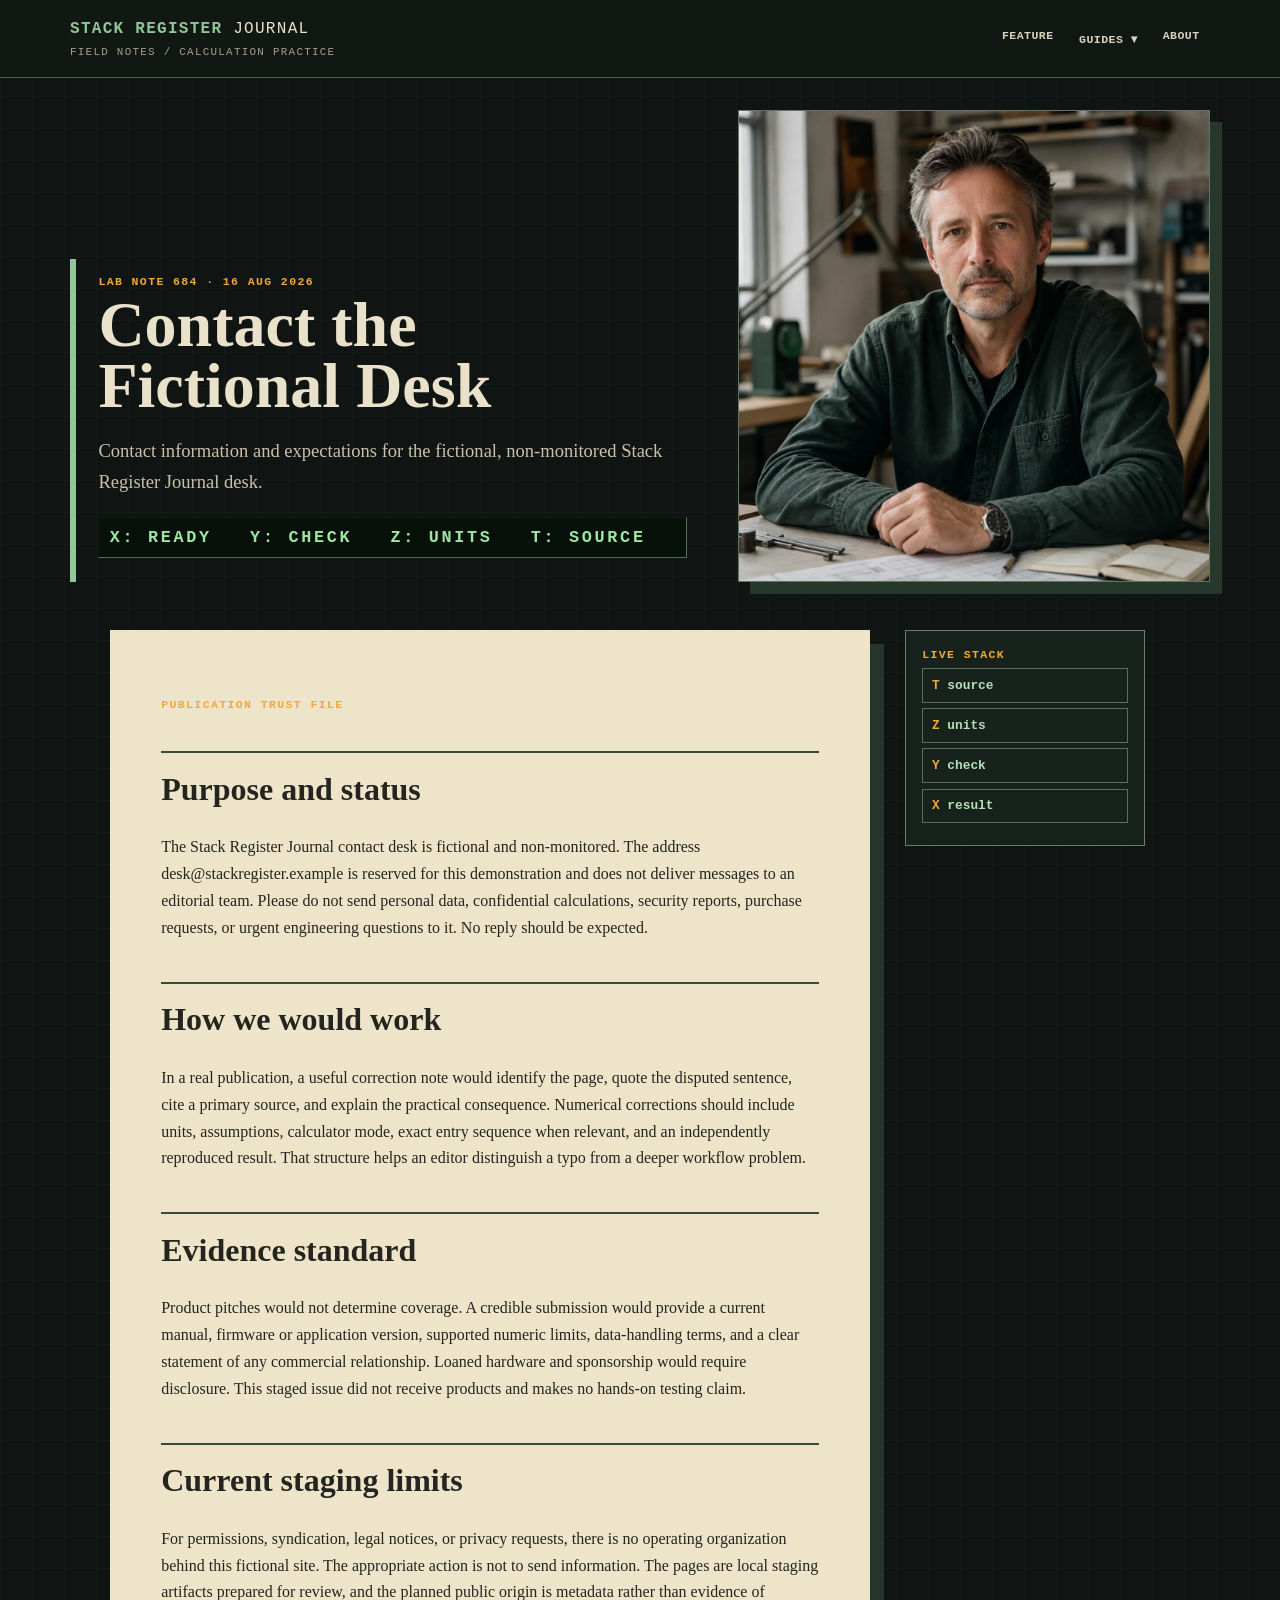
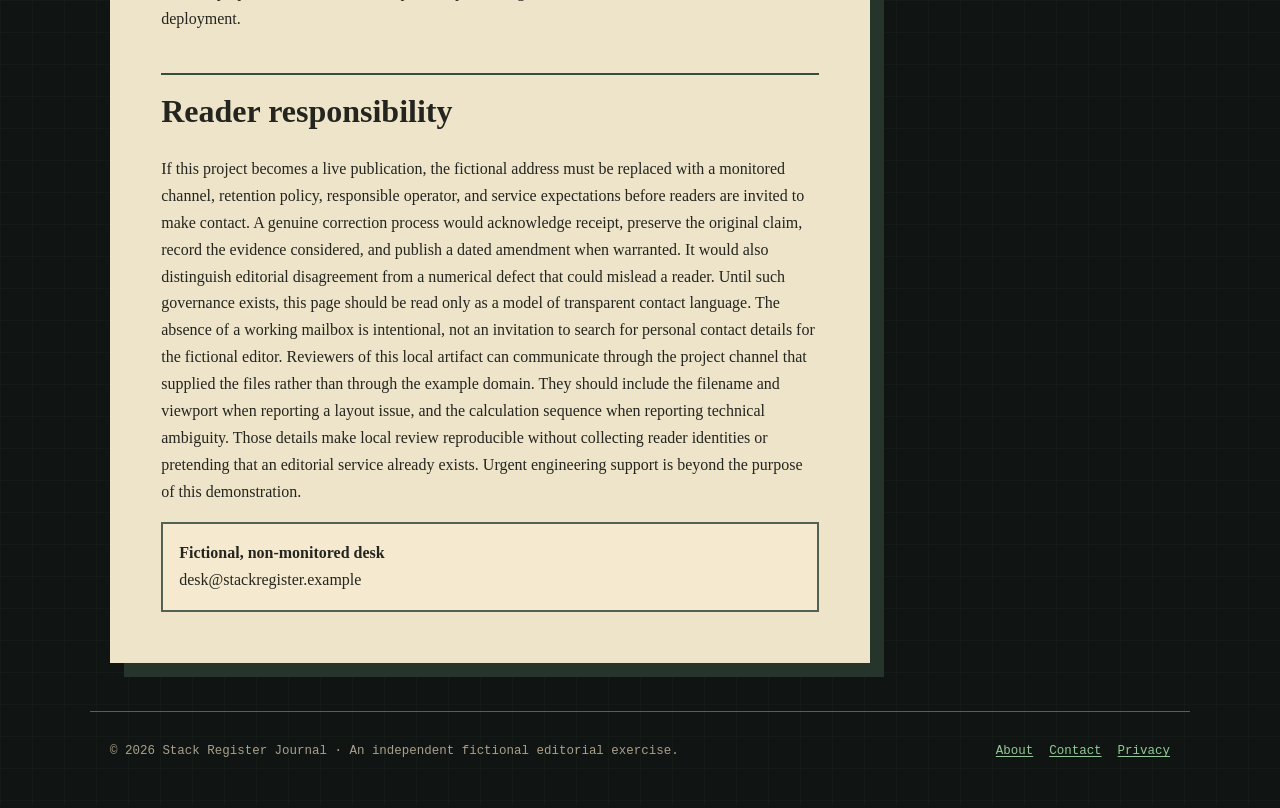
<file: contact.html>
<!doctype html><html lang="en"><head><meta charset="utf-8"><meta name="viewport" content="width=device-width,initial-scale=1"><title>Contact the Fictional Desk | Stack Register Journal</title><meta name="description" content="Contact information and expectations for the fictional, non-monitored Stack Register Journal desk."><link rel="canonical" href="https://armaragex.github.io/lestallion-rpn-calculators-684/contact.html"><meta property="og:type" content="article"><meta property="og:title" content="Contact the Fictional Desk"><meta property="og:description" content="Contact information and expectations for the fictional, non-monitored Stack Register Journal desk."><meta property="og:url" content="https://armaragex.github.io/lestallion-rpn-calculators-684/contact.html"><meta property="og:image" content="https://armaragex.github.io/lestallion-rpn-calculators-684/editor.webp"><link rel="icon" href="data:image/svg+xml,%3Csvg xmlns='http://www.w3.org/2000/svg'/%3E"><link rel="stylesheet" href="style.css"><script type="application/ld+json">{"@context":"https://schema.org","@type":"Article","headline":"Contact the Fictional Desk","datePublished":"2026-08-16","dateModified":"2026-08-16","author":{"@type":"Person","name":"Julian Voss"},"publisher":{"@type":"Organization","name":"Stack Register Journal"},"mainEntityOfPage":"https://armaragex.github.io/lestallion-rpn-calculators-684/contact.html"}</script><script defer src="site.js"></script></head><body><a class="skip" href="#content">Skip to article</a><header class="mast"><div class="mast-inner"><a class="brand" href="index.html"><b>STACK REGISTER</b> JOURNAL<small>FIELD NOTES / CALCULATION PRACTICE</small></a><button class="nav-toggle" aria-expanded="false" aria-controls="primary-nav">Menu</button><nav class="nav" id="primary-nav" aria-label="Primary"><ul><li><a href="index.html">Feature</a></li><li class="dropdown"><button class="dropbtn" aria-expanded="false">Guides ▾</button><ul class="dropdown-menu"><li><a href="stack-entry.html">Stack entry</a></li><li><a href="display-precision.html">Display & precision</a></li><li><a href="engineering-functions.html">Functions</a></li><li><a href="field-hardware.html">Field hardware</a></li><li><a href="memory-programming.html">Memory & programs</a></li><li><a href="migration-checks.html">Migration checks</a></li></ul></li><li><a href="about.html">About</a></li></ul></nav></div></header><section class="hero small-hero"><div class="hero-copy"><div class="kicker">Lab note 684 · 16 AUG 2026</div><h1>Contact the Fictional Desk</h1><p class="dek">Contact information and expectations for the fictional, non-monitored Stack Register Journal desk.</p><div class="readout">X: READY &nbsp; Y: CHECK &nbsp; Z: UNITS &nbsp; T: SOURCE</div></div><img src="editor.webp" width="1254" height="1254" alt="Editorial instrument panel illustration" decoding="async"></section><main id="content" class="layout"><article class="paper"><p class="utility">Publication trust file</p><section><h2>Purpose and status</h2><p>The Stack Register Journal contact desk is fictional and non-monitored. The address desk@stackregister.example is reserved for this demonstration and does not deliver messages to an editorial team. Please do not send personal data, confidential calculations, security reports, purchase requests, or urgent engineering questions to it. No reply should be expected.</p></section><section><h2>How we would work</h2><p>In a real publication, a useful correction note would identify the page, quote the disputed sentence, cite a primary source, and explain the practical consequence. Numerical corrections should include units, assumptions, calculator mode, exact entry sequence when relevant, and an independently reproduced result. That structure helps an editor distinguish a typo from a deeper workflow problem.</p></section><section><h2>Evidence standard</h2><p>Product pitches would not determine coverage. A credible submission would provide a current manual, firmware or application version, supported numeric limits, data-handling terms, and a clear statement of any commercial relationship. Loaned hardware and sponsorship would require disclosure. This staged issue did not receive products and makes no hands-on testing claim.</p></section><section><h2>Current staging limits</h2><p>For permissions, syndication, legal notices, or privacy requests, there is no operating organization behind this fictional site. The appropriate action is not to send information. The pages are local staging artifacts prepared for review, and the planned public origin is metadata rather than evidence of deployment.</p></section><section><h2>Reader responsibility</h2><p>If this project becomes a live publication, the fictional address must be replaced with a monitored channel, retention policy, responsible operator, and service expectations before readers are invited to make contact. A genuine correction process would acknowledge receipt, preserve the original claim, record the evidence considered, and publish a dated amendment when warranted. It would also distinguish editorial disagreement from a numerical defect that could mislead a reader. Until such governance exists, this page should be read only as a model of transparent contact language. The absence of a working mailbox is intentional, not an invitation to search for personal contact details for the fictional editor. Reviewers of this local artifact can communicate through the project channel that supplied the files rather than through the example domain. They should include the filename and viewport when reporting a layout issue, and the calculation sequence when reporting technical ambiguity. Those details make local review reproducible without collecting reader identities or pretending that an editorial service already exists. Urgent engineering support is beyond the purpose of this demonstration.</p></section><div class="contact-card"><strong>Fictional, non-monitored desk</strong><br>desk@stackregister.example</div></article><aside class="stack" aria-label="Four-level stack diagram"><span class="utility">Live stack</span><div data-level="T">source</div><div data-level="Z">units</div><div data-level="Y">check</div><div data-level="X">result</div></aside></main><footer class="site-foot"><span>© 2026 Stack Register Journal · An independent fictional editorial exercise.</span><nav><a href="about.html">About</a><a href="contact.html">Contact</a><a href="privacy.html">Privacy</a></nav></footer></body></html>
</file>
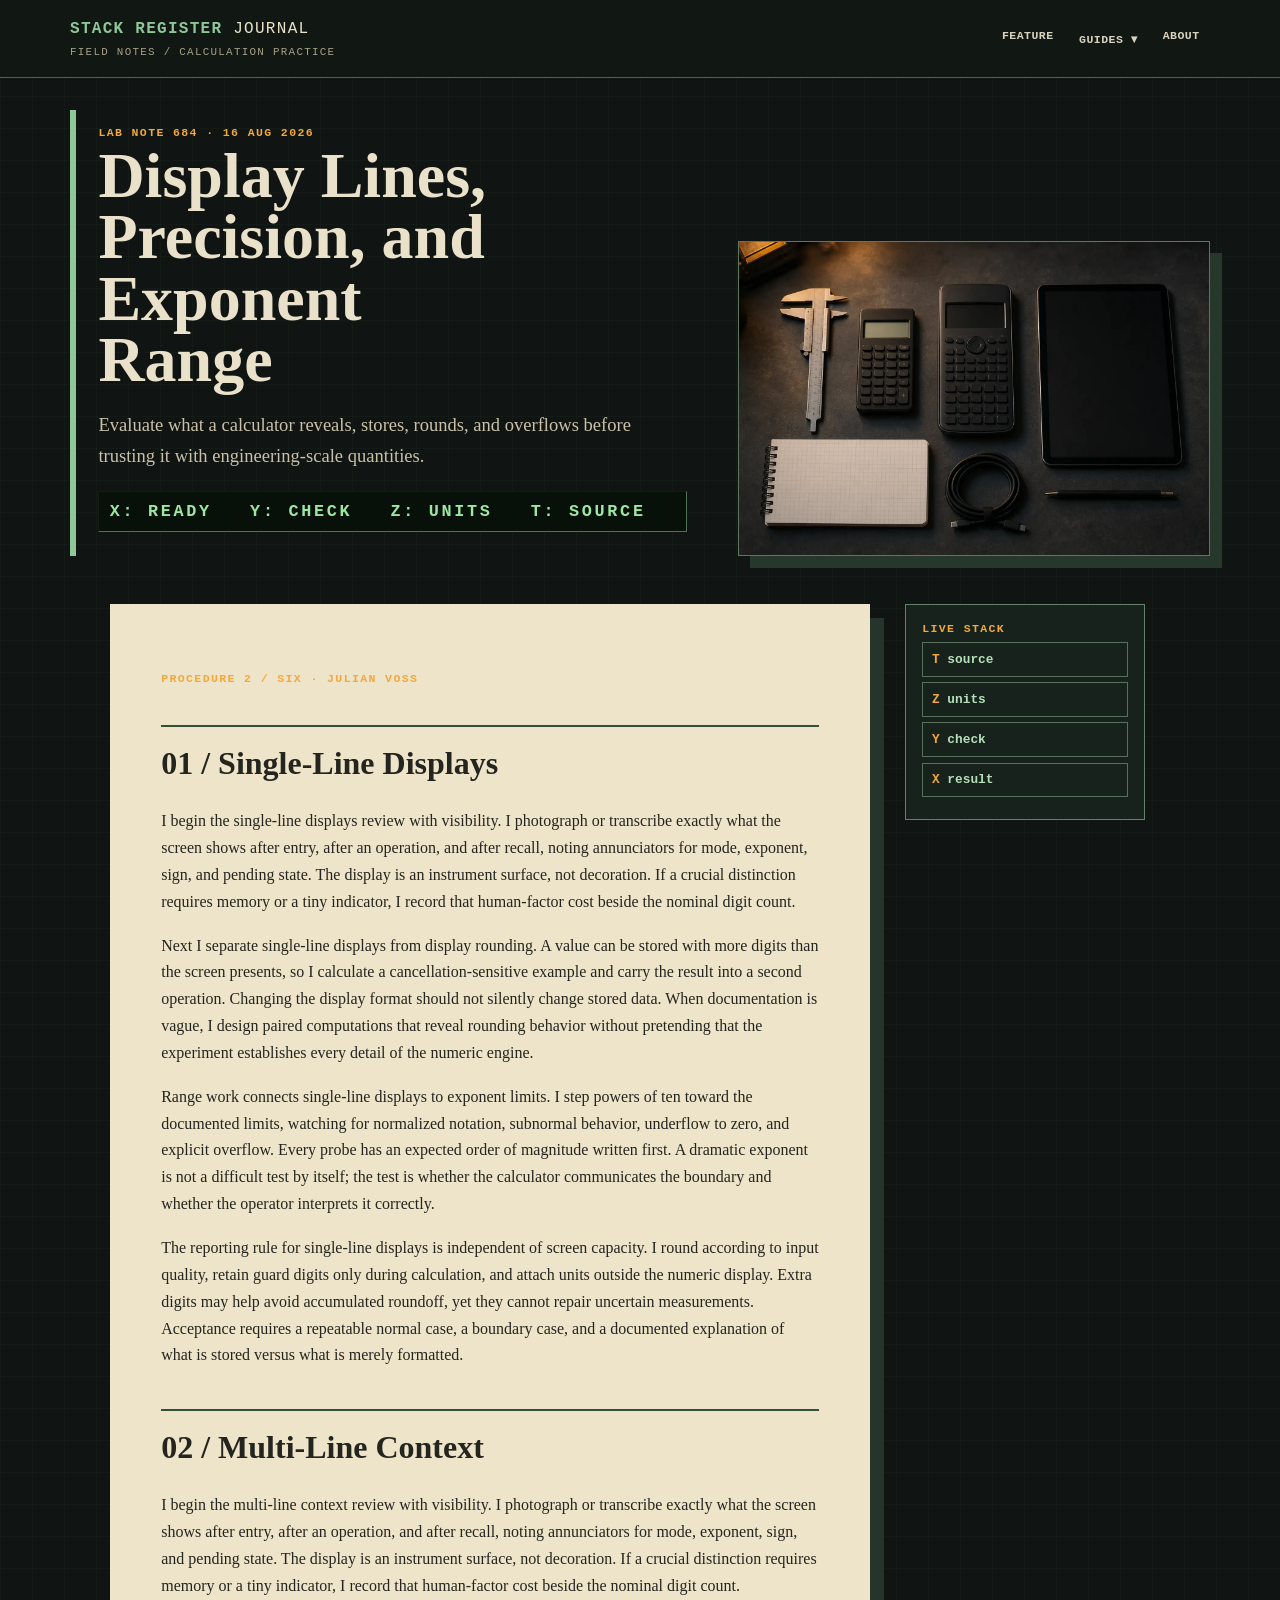
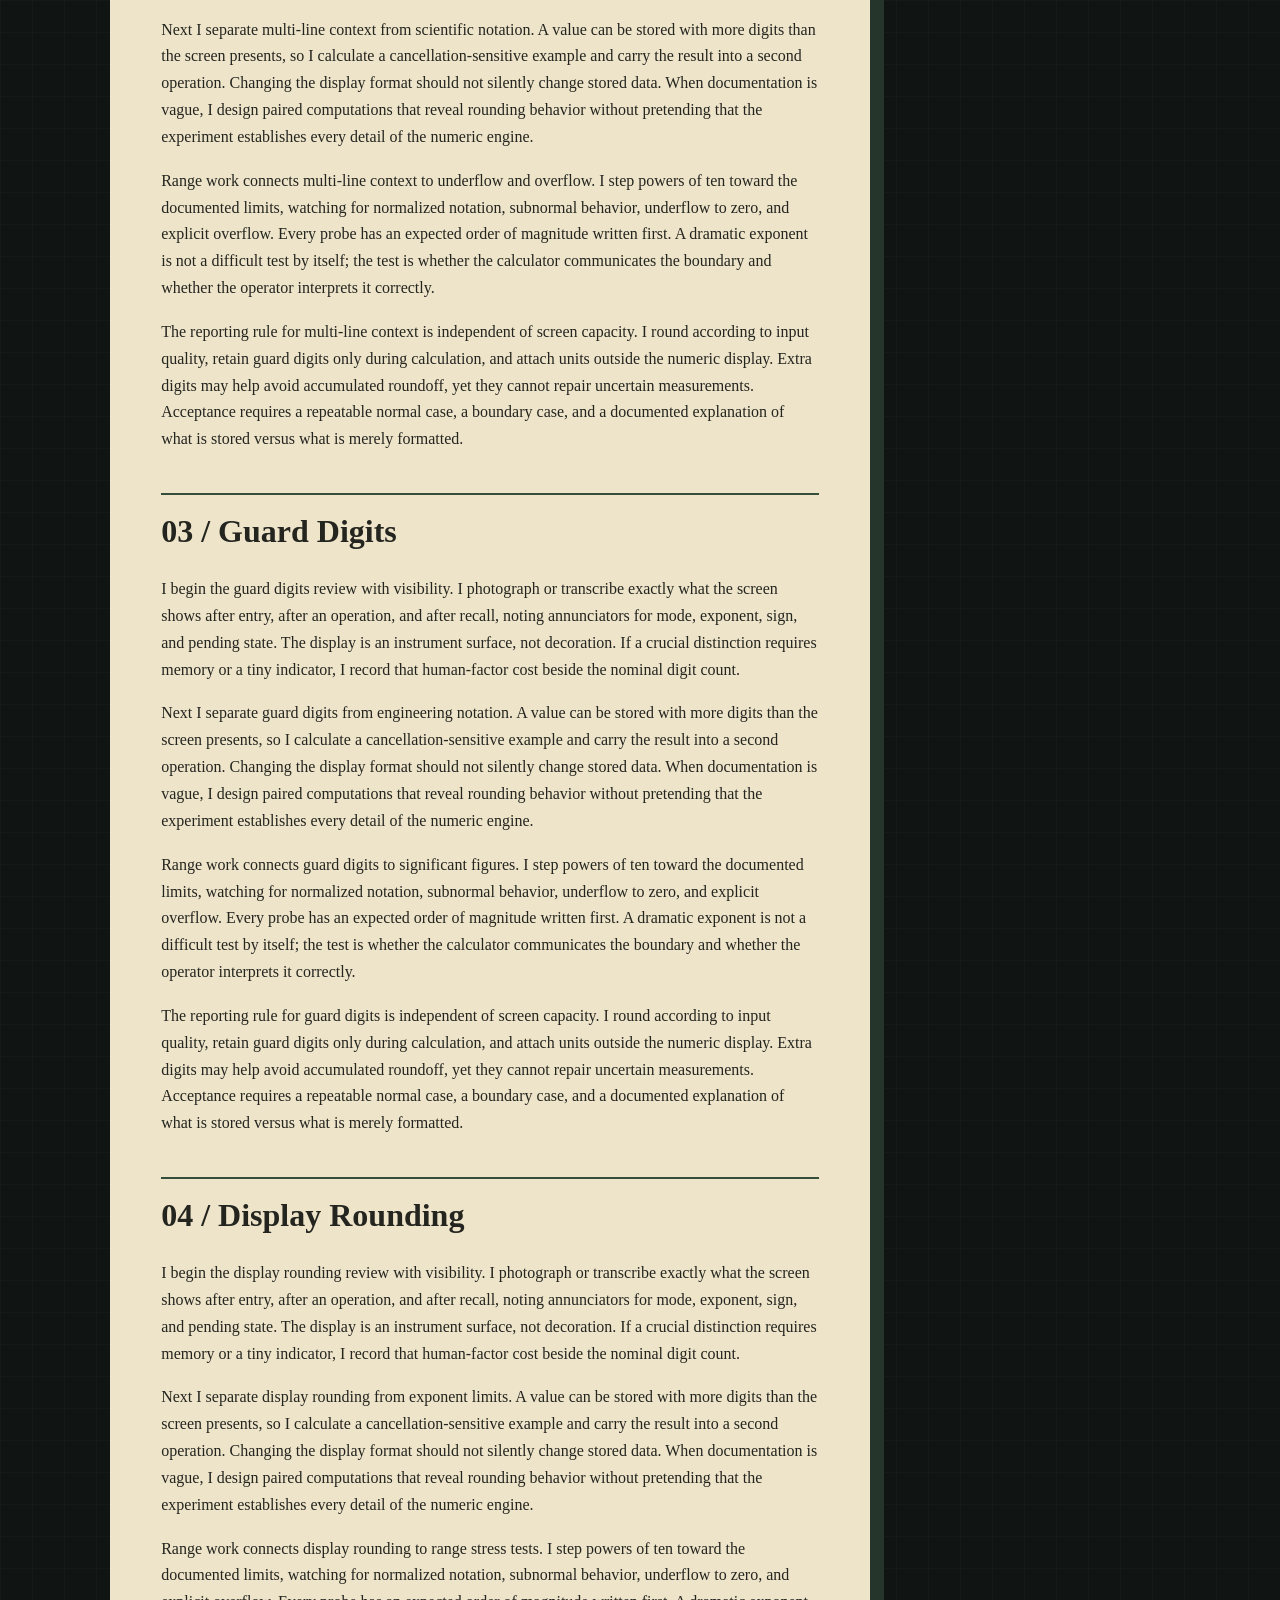
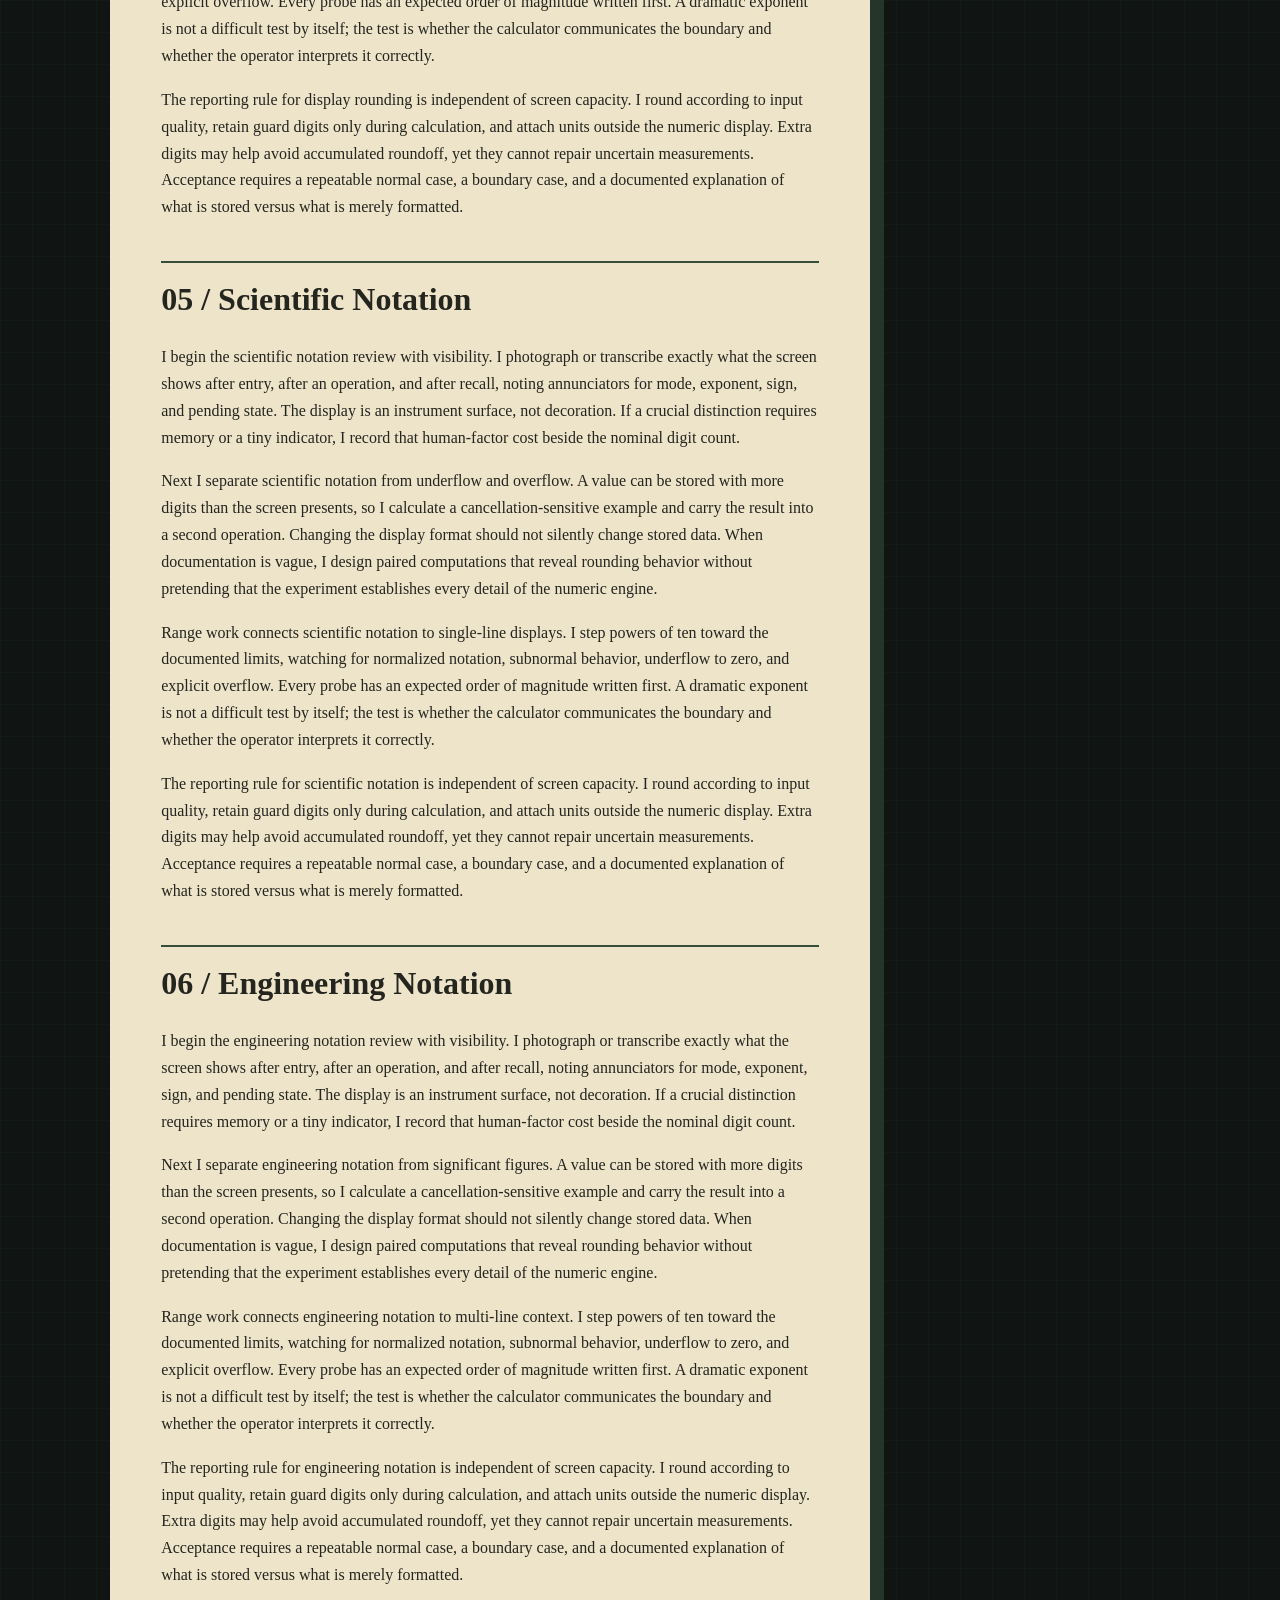
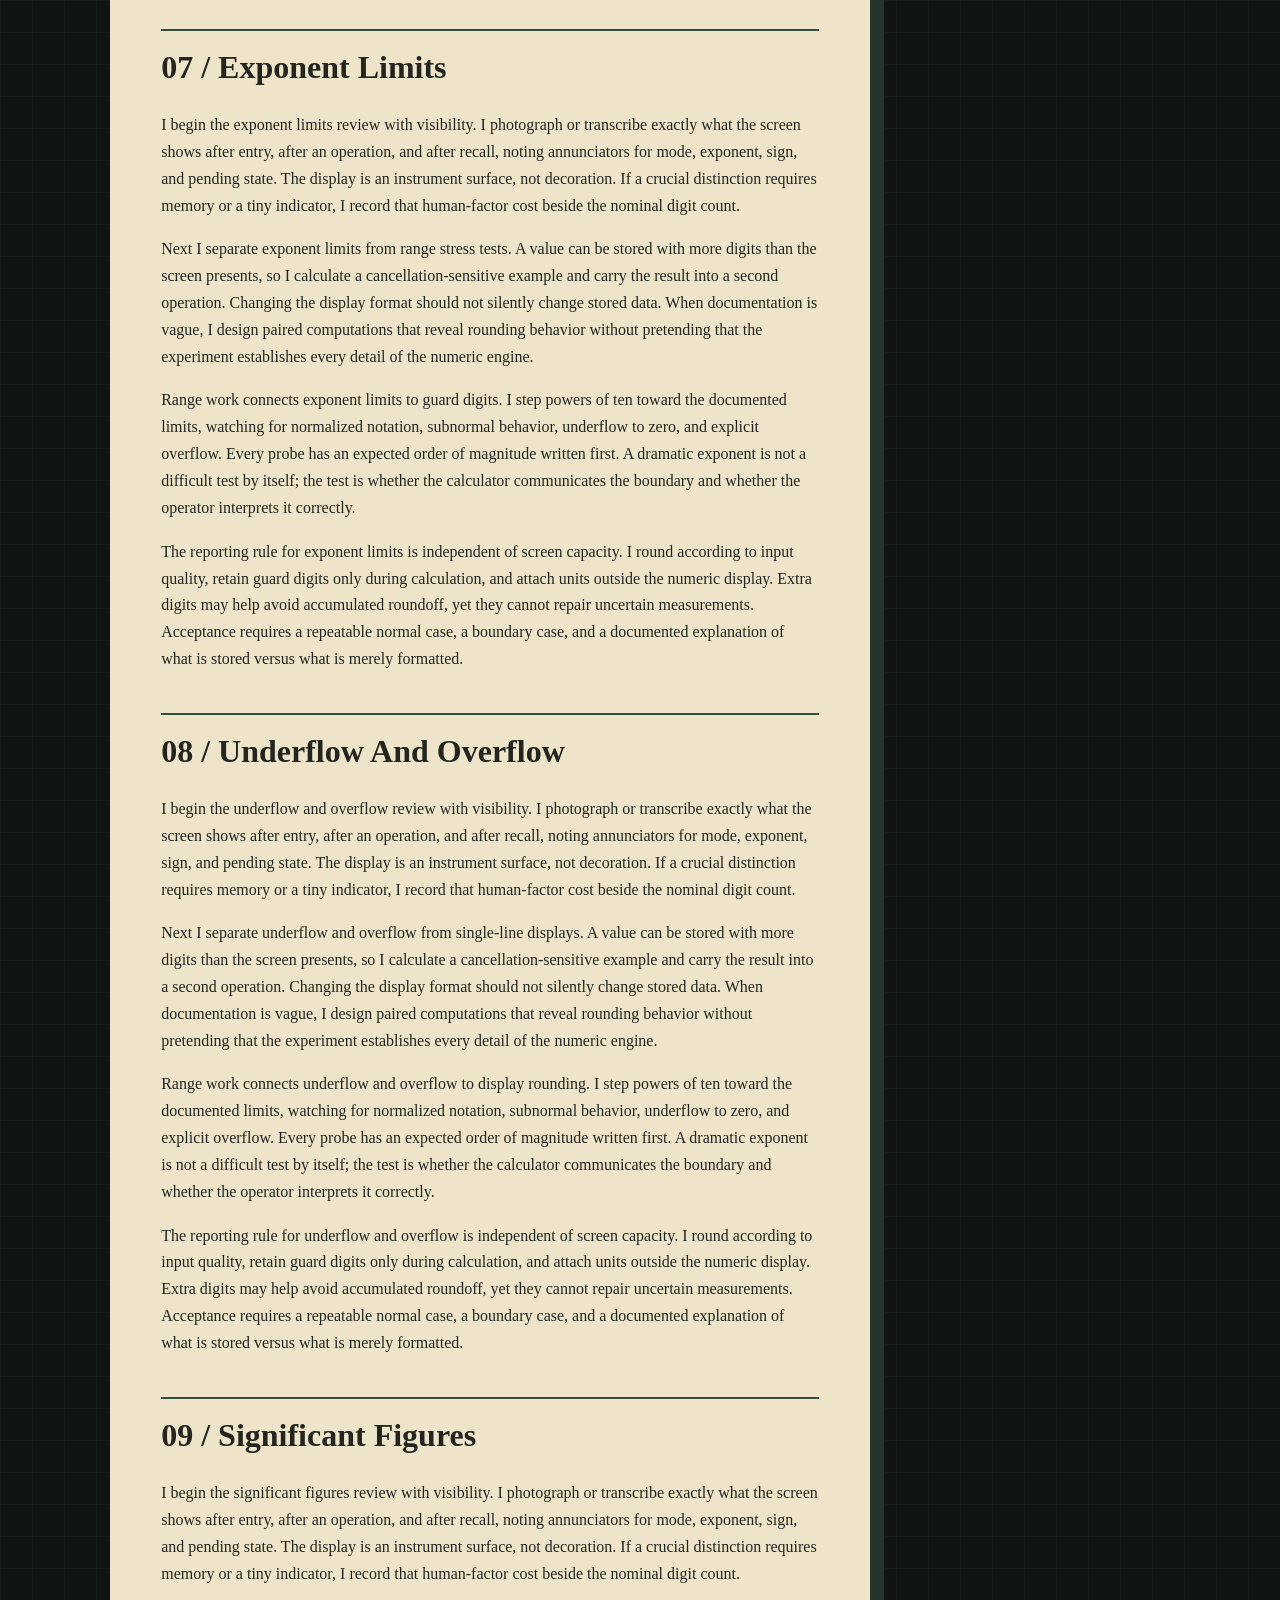
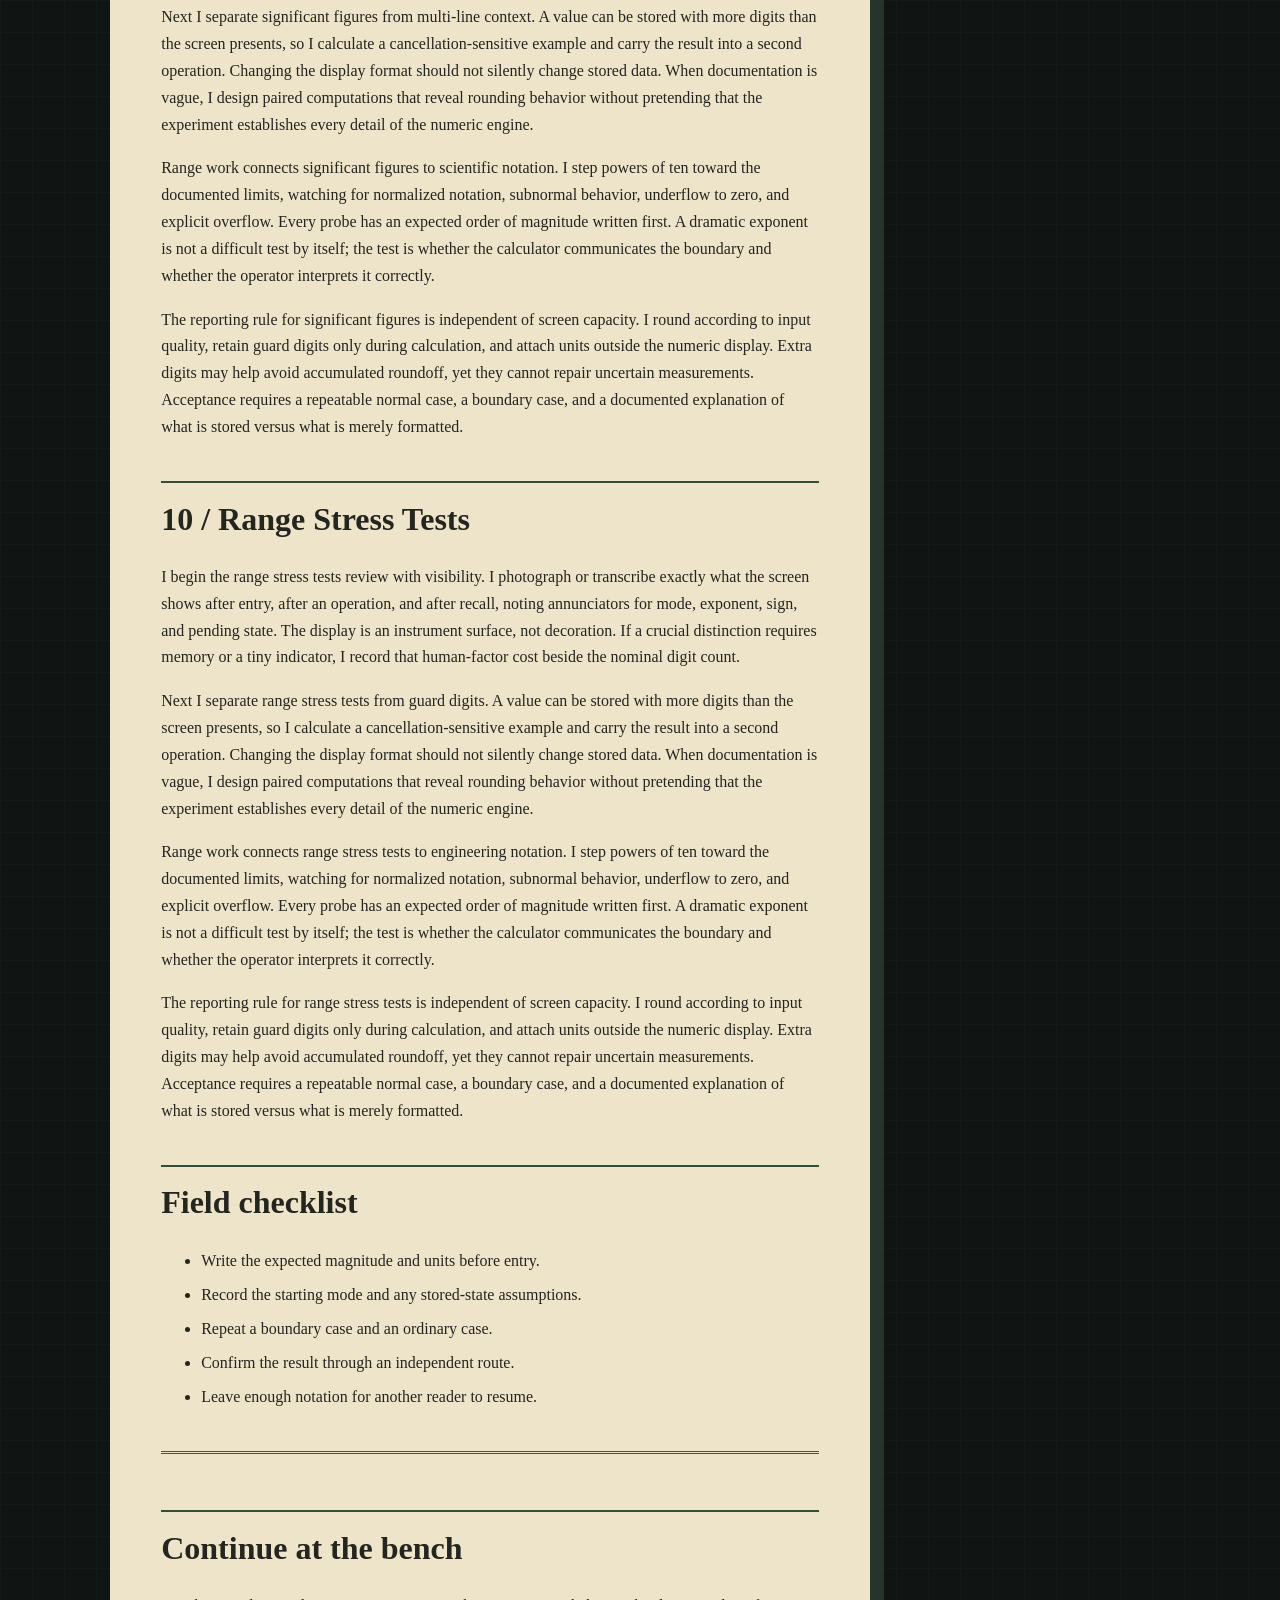
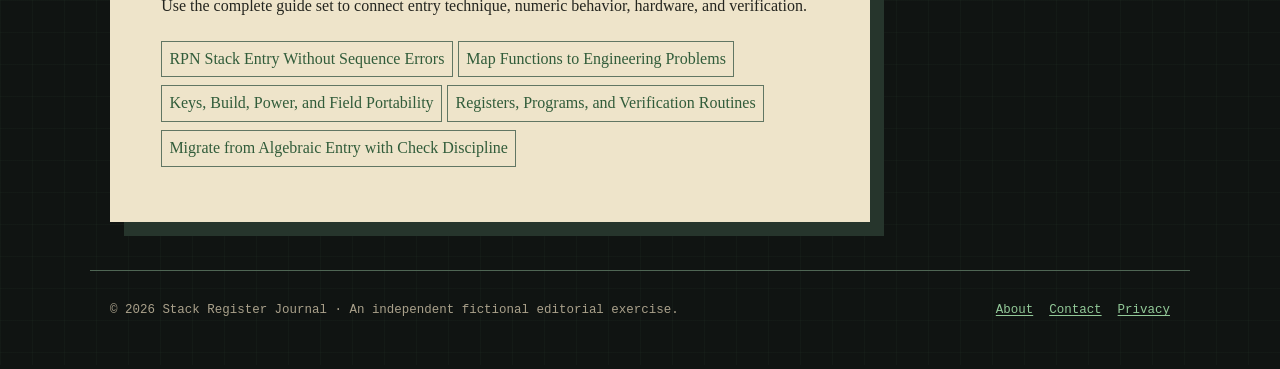
<file: display-precision.html>
<!doctype html><html lang="en"><head><meta charset="utf-8"><meta name="viewport" content="width=device-width,initial-scale=1"><title>Display Lines, Precision, and Exponent Range | Stack Register Journal</title><meta name="description" content="Evaluate what a calculator reveals, stores, rounds, and overflows before trusting it with engineering-scale quantities."><link rel="canonical" href="https://armaragex.github.io/lestallion-rpn-calculators-684/display-precision.html"><meta property="og:type" content="article"><meta property="og:title" content="Display Lines, Precision, and Exponent Range"><meta property="og:description" content="Evaluate what a calculator reveals, stores, rounds, and overflows before trusting it with engineering-scale quantities."><meta property="og:url" content="https://armaragex.github.io/lestallion-rpn-calculators-684/display-precision.html"><meta property="og:image" content="https://armaragex.github.io/lestallion-rpn-calculators-684/compare.webp"><link rel="icon" href="data:image/svg+xml,%3Csvg xmlns='http://www.w3.org/2000/svg'/%3E"><link rel="stylesheet" href="style.css"><script type="application/ld+json">{"@context":"https://schema.org","@type":"Article","headline":"Display Lines, Precision, and Exponent Range","datePublished":"2026-08-16","dateModified":"2026-08-16","author":{"@type":"Person","name":"Julian Voss"},"publisher":{"@type":"Organization","name":"Stack Register Journal"},"mainEntityOfPage":"https://armaragex.github.io/lestallion-rpn-calculators-684/display-precision.html"}</script><script defer src="site.js"></script></head><body><a class="skip" href="#content">Skip to article</a><header class="mast"><div class="mast-inner"><a class="brand" href="index.html"><b>STACK REGISTER</b> JOURNAL<small>FIELD NOTES / CALCULATION PRACTICE</small></a><button class="nav-toggle" aria-expanded="false" aria-controls="primary-nav">Menu</button><nav class="nav" id="primary-nav" aria-label="Primary"><ul><li><a href="index.html">Feature</a></li><li class="dropdown"><button class="dropbtn" aria-expanded="false">Guides ▾</button><ul class="dropdown-menu"><li><a href="stack-entry.html">Stack entry</a></li><li><a href="display-precision.html">Display & precision</a></li><li><a href="engineering-functions.html">Functions</a></li><li><a href="field-hardware.html">Field hardware</a></li><li><a href="memory-programming.html">Memory & programs</a></li><li><a href="migration-checks.html">Migration checks</a></li></ul></li><li><a href="about.html">About</a></li></ul></nav></div></header><section class="hero small-hero"><div class="hero-copy"><div class="kicker">Lab note 684 · 16 AUG 2026</div><h1>Display Lines, Precision, and Exponent Range</h1><p class="dek">Evaluate what a calculator reveals, stores, rounds, and overflows before trusting it with engineering-scale quantities.</p><div class="readout">X: READY &nbsp; Y: CHECK &nbsp; Z: UNITS &nbsp; T: SOURCE</div></div><img src="compare.webp" width="1536" height="1024" alt="RPN calculator and engineering notebook illustration" decoding="async"></section><main id="content" class="layout"><article class="paper"><p class="utility">Procedure 2 / six · Julian Voss</p><section><h2>01 / Single-Line Displays</h2><p>I begin the single-line displays review with visibility. I photograph or transcribe exactly what the screen shows after entry, after an operation, and after recall, noting annunciators for mode, exponent, sign, and pending state. The display is an instrument surface, not decoration. If a crucial distinction requires memory or a tiny indicator, I record that human-factor cost beside the nominal digit count.</p><p>Next I separate single-line displays from display rounding. A value can be stored with more digits than the screen presents, so I calculate a cancellation-sensitive example and carry the result into a second operation. Changing the display format should not silently change stored data. When documentation is vague, I design paired computations that reveal rounding behavior without pretending that the experiment establishes every detail of the numeric engine.</p><p>Range work connects single-line displays to exponent limits. I step powers of ten toward the documented limits, watching for normalized notation, subnormal behavior, underflow to zero, and explicit overflow. Every probe has an expected order of magnitude written first. A dramatic exponent is not a difficult test by itself; the test is whether the calculator communicates the boundary and whether the operator interprets it correctly.</p><p>The reporting rule for single-line displays is independent of screen capacity. I round according to input quality, retain guard digits only during calculation, and attach units outside the numeric display. Extra digits may help avoid accumulated roundoff, yet they cannot repair uncertain measurements. Acceptance requires a repeatable normal case, a boundary case, and a documented explanation of what is stored versus what is merely formatted.</p></section><section><h2>02 / Multi-Line Context</h2><p>I begin the multi-line context review with visibility. I photograph or transcribe exactly what the screen shows after entry, after an operation, and after recall, noting annunciators for mode, exponent, sign, and pending state. The display is an instrument surface, not decoration. If a crucial distinction requires memory or a tiny indicator, I record that human-factor cost beside the nominal digit count.</p><p>Next I separate multi-line context from scientific notation. A value can be stored with more digits than the screen presents, so I calculate a cancellation-sensitive example and carry the result into a second operation. Changing the display format should not silently change stored data. When documentation is vague, I design paired computations that reveal rounding behavior without pretending that the experiment establishes every detail of the numeric engine.</p><p>Range work connects multi-line context to underflow and overflow. I step powers of ten toward the documented limits, watching for normalized notation, subnormal behavior, underflow to zero, and explicit overflow. Every probe has an expected order of magnitude written first. A dramatic exponent is not a difficult test by itself; the test is whether the calculator communicates the boundary and whether the operator interprets it correctly.</p><p>The reporting rule for multi-line context is independent of screen capacity. I round according to input quality, retain guard digits only during calculation, and attach units outside the numeric display. Extra digits may help avoid accumulated roundoff, yet they cannot repair uncertain measurements. Acceptance requires a repeatable normal case, a boundary case, and a documented explanation of what is stored versus what is merely formatted.</p></section><section><h2>03 / Guard Digits</h2><p>I begin the guard digits review with visibility. I photograph or transcribe exactly what the screen shows after entry, after an operation, and after recall, noting annunciators for mode, exponent, sign, and pending state. The display is an instrument surface, not decoration. If a crucial distinction requires memory or a tiny indicator, I record that human-factor cost beside the nominal digit count.</p><p>Next I separate guard digits from engineering notation. A value can be stored with more digits than the screen presents, so I calculate a cancellation-sensitive example and carry the result into a second operation. Changing the display format should not silently change stored data. When documentation is vague, I design paired computations that reveal rounding behavior without pretending that the experiment establishes every detail of the numeric engine.</p><p>Range work connects guard digits to significant figures. I step powers of ten toward the documented limits, watching for normalized notation, subnormal behavior, underflow to zero, and explicit overflow. Every probe has an expected order of magnitude written first. A dramatic exponent is not a difficult test by itself; the test is whether the calculator communicates the boundary and whether the operator interprets it correctly.</p><p>The reporting rule for guard digits is independent of screen capacity. I round according to input quality, retain guard digits only during calculation, and attach units outside the numeric display. Extra digits may help avoid accumulated roundoff, yet they cannot repair uncertain measurements. Acceptance requires a repeatable normal case, a boundary case, and a documented explanation of what is stored versus what is merely formatted.</p></section><section><h2>04 / Display Rounding</h2><p>I begin the display rounding review with visibility. I photograph or transcribe exactly what the screen shows after entry, after an operation, and after recall, noting annunciators for mode, exponent, sign, and pending state. The display is an instrument surface, not decoration. If a crucial distinction requires memory or a tiny indicator, I record that human-factor cost beside the nominal digit count.</p><p>Next I separate display rounding from exponent limits. A value can be stored with more digits than the screen presents, so I calculate a cancellation-sensitive example and carry the result into a second operation. Changing the display format should not silently change stored data. When documentation is vague, I design paired computations that reveal rounding behavior without pretending that the experiment establishes every detail of the numeric engine.</p><p>Range work connects display rounding to range stress tests. I step powers of ten toward the documented limits, watching for normalized notation, subnormal behavior, underflow to zero, and explicit overflow. Every probe has an expected order of magnitude written first. A dramatic exponent is not a difficult test by itself; the test is whether the calculator communicates the boundary and whether the operator interprets it correctly.</p><p>The reporting rule for display rounding is independent of screen capacity. I round according to input quality, retain guard digits only during calculation, and attach units outside the numeric display. Extra digits may help avoid accumulated roundoff, yet they cannot repair uncertain measurements. Acceptance requires a repeatable normal case, a boundary case, and a documented explanation of what is stored versus what is merely formatted.</p></section><section><h2>05 / Scientific Notation</h2><p>I begin the scientific notation review with visibility. I photograph or transcribe exactly what the screen shows after entry, after an operation, and after recall, noting annunciators for mode, exponent, sign, and pending state. The display is an instrument surface, not decoration. If a crucial distinction requires memory or a tiny indicator, I record that human-factor cost beside the nominal digit count.</p><p>Next I separate scientific notation from underflow and overflow. A value can be stored with more digits than the screen presents, so I calculate a cancellation-sensitive example and carry the result into a second operation. Changing the display format should not silently change stored data. When documentation is vague, I design paired computations that reveal rounding behavior without pretending that the experiment establishes every detail of the numeric engine.</p><p>Range work connects scientific notation to single-line displays. I step powers of ten toward the documented limits, watching for normalized notation, subnormal behavior, underflow to zero, and explicit overflow. Every probe has an expected order of magnitude written first. A dramatic exponent is not a difficult test by itself; the test is whether the calculator communicates the boundary and whether the operator interprets it correctly.</p><p>The reporting rule for scientific notation is independent of screen capacity. I round according to input quality, retain guard digits only during calculation, and attach units outside the numeric display. Extra digits may help avoid accumulated roundoff, yet they cannot repair uncertain measurements. Acceptance requires a repeatable normal case, a boundary case, and a documented explanation of what is stored versus what is merely formatted.</p></section><section><h2>06 / Engineering Notation</h2><p>I begin the engineering notation review with visibility. I photograph or transcribe exactly what the screen shows after entry, after an operation, and after recall, noting annunciators for mode, exponent, sign, and pending state. The display is an instrument surface, not decoration. If a crucial distinction requires memory or a tiny indicator, I record that human-factor cost beside the nominal digit count.</p><p>Next I separate engineering notation from significant figures. A value can be stored with more digits than the screen presents, so I calculate a cancellation-sensitive example and carry the result into a second operation. Changing the display format should not silently change stored data. When documentation is vague, I design paired computations that reveal rounding behavior without pretending that the experiment establishes every detail of the numeric engine.</p><p>Range work connects engineering notation to multi-line context. I step powers of ten toward the documented limits, watching for normalized notation, subnormal behavior, underflow to zero, and explicit overflow. Every probe has an expected order of magnitude written first. A dramatic exponent is not a difficult test by itself; the test is whether the calculator communicates the boundary and whether the operator interprets it correctly.</p><p>The reporting rule for engineering notation is independent of screen capacity. I round according to input quality, retain guard digits only during calculation, and attach units outside the numeric display. Extra digits may help avoid accumulated roundoff, yet they cannot repair uncertain measurements. Acceptance requires a repeatable normal case, a boundary case, and a documented explanation of what is stored versus what is merely formatted.</p></section><section><h2>07 / Exponent Limits</h2><p>I begin the exponent limits review with visibility. I photograph or transcribe exactly what the screen shows after entry, after an operation, and after recall, noting annunciators for mode, exponent, sign, and pending state. The display is an instrument surface, not decoration. If a crucial distinction requires memory or a tiny indicator, I record that human-factor cost beside the nominal digit count.</p><p>Next I separate exponent limits from range stress tests. A value can be stored with more digits than the screen presents, so I calculate a cancellation-sensitive example and carry the result into a second operation. Changing the display format should not silently change stored data. When documentation is vague, I design paired computations that reveal rounding behavior without pretending that the experiment establishes every detail of the numeric engine.</p><p>Range work connects exponent limits to guard digits. I step powers of ten toward the documented limits, watching for normalized notation, subnormal behavior, underflow to zero, and explicit overflow. Every probe has an expected order of magnitude written first. A dramatic exponent is not a difficult test by itself; the test is whether the calculator communicates the boundary and whether the operator interprets it correctly.</p><p>The reporting rule for exponent limits is independent of screen capacity. I round according to input quality, retain guard digits only during calculation, and attach units outside the numeric display. Extra digits may help avoid accumulated roundoff, yet they cannot repair uncertain measurements. Acceptance requires a repeatable normal case, a boundary case, and a documented explanation of what is stored versus what is merely formatted.</p></section><section><h2>08 / Underflow And Overflow</h2><p>I begin the underflow and overflow review with visibility. I photograph or transcribe exactly what the screen shows after entry, after an operation, and after recall, noting annunciators for mode, exponent, sign, and pending state. The display is an instrument surface, not decoration. If a crucial distinction requires memory or a tiny indicator, I record that human-factor cost beside the nominal digit count.</p><p>Next I separate underflow and overflow from single-line displays. A value can be stored with more digits than the screen presents, so I calculate a cancellation-sensitive example and carry the result into a second operation. Changing the display format should not silently change stored data. When documentation is vague, I design paired computations that reveal rounding behavior without pretending that the experiment establishes every detail of the numeric engine.</p><p>Range work connects underflow and overflow to display rounding. I step powers of ten toward the documented limits, watching for normalized notation, subnormal behavior, underflow to zero, and explicit overflow. Every probe has an expected order of magnitude written first. A dramatic exponent is not a difficult test by itself; the test is whether the calculator communicates the boundary and whether the operator interprets it correctly.</p><p>The reporting rule for underflow and overflow is independent of screen capacity. I round according to input quality, retain guard digits only during calculation, and attach units outside the numeric display. Extra digits may help avoid accumulated roundoff, yet they cannot repair uncertain measurements. Acceptance requires a repeatable normal case, a boundary case, and a documented explanation of what is stored versus what is merely formatted.</p></section><section><h2>09 / Significant Figures</h2><p>I begin the significant figures review with visibility. I photograph or transcribe exactly what the screen shows after entry, after an operation, and after recall, noting annunciators for mode, exponent, sign, and pending state. The display is an instrument surface, not decoration. If a crucial distinction requires memory or a tiny indicator, I record that human-factor cost beside the nominal digit count.</p><p>Next I separate significant figures from multi-line context. A value can be stored with more digits than the screen presents, so I calculate a cancellation-sensitive example and carry the result into a second operation. Changing the display format should not silently change stored data. When documentation is vague, I design paired computations that reveal rounding behavior without pretending that the experiment establishes every detail of the numeric engine.</p><p>Range work connects significant figures to scientific notation. I step powers of ten toward the documented limits, watching for normalized notation, subnormal behavior, underflow to zero, and explicit overflow. Every probe has an expected order of magnitude written first. A dramatic exponent is not a difficult test by itself; the test is whether the calculator communicates the boundary and whether the operator interprets it correctly.</p><p>The reporting rule for significant figures is independent of screen capacity. I round according to input quality, retain guard digits only during calculation, and attach units outside the numeric display. Extra digits may help avoid accumulated roundoff, yet they cannot repair uncertain measurements. Acceptance requires a repeatable normal case, a boundary case, and a documented explanation of what is stored versus what is merely formatted.</p></section><section><h2>10 / Range Stress Tests</h2><p>I begin the range stress tests review with visibility. I photograph or transcribe exactly what the screen shows after entry, after an operation, and after recall, noting annunciators for mode, exponent, sign, and pending state. The display is an instrument surface, not decoration. If a crucial distinction requires memory or a tiny indicator, I record that human-factor cost beside the nominal digit count.</p><p>Next I separate range stress tests from guard digits. A value can be stored with more digits than the screen presents, so I calculate a cancellation-sensitive example and carry the result into a second operation. Changing the display format should not silently change stored data. When documentation is vague, I design paired computations that reveal rounding behavior without pretending that the experiment establishes every detail of the numeric engine.</p><p>Range work connects range stress tests to engineering notation. I step powers of ten toward the documented limits, watching for normalized notation, subnormal behavior, underflow to zero, and explicit overflow. Every probe has an expected order of magnitude written first. A dramatic exponent is not a difficult test by itself; the test is whether the calculator communicates the boundary and whether the operator interprets it correctly.</p><p>The reporting rule for range stress tests is independent of screen capacity. I round according to input quality, retain guard digits only during calculation, and attach units outside the numeric display. Extra digits may help avoid accumulated roundoff, yet they cannot repair uncertain measurements. Acceptance requires a repeatable normal case, a boundary case, and a documented explanation of what is stored versus what is merely formatted.</p></section><section><h2>Field checklist</h2><ul><li>Write the expected magnitude and units before entry.</li><li>Record the starting mode and any stored-state assumptions.</li><li>Repeat a boundary case and an ordinary case.</li><li>Confirm the result through an independent route.</li><li>Leave enough notation for another reader to resume.</li></ul></section><aside class="guide-mesh"><h2>Continue at the bench</h2><p>Use the complete guide set to connect entry technique, numeric behavior, hardware, and verification.</p><a href="stack-entry.html">RPN Stack Entry Without Sequence Errors</a><a href="engineering-functions.html">Map Functions to Engineering Problems</a><a href="field-hardware.html">Keys, Build, Power, and Field Portability</a><a href="memory-programming.html">Registers, Programs, and Verification Routines</a><a href="migration-checks.html">Migrate from Algebraic Entry with Check Discipline</a></aside></article><aside class="stack" aria-label="Four-level stack diagram"><span class="utility">Live stack</span><div data-level="T">source</div><div data-level="Z">units</div><div data-level="Y">check</div><div data-level="X">result</div></aside></main><footer class="site-foot"><span>© 2026 Stack Register Journal · An independent fictional editorial exercise.</span><nav><a href="about.html">About</a><a href="contact.html">Contact</a><a href="privacy.html">Privacy</a></nav></footer></body></html>
</file>
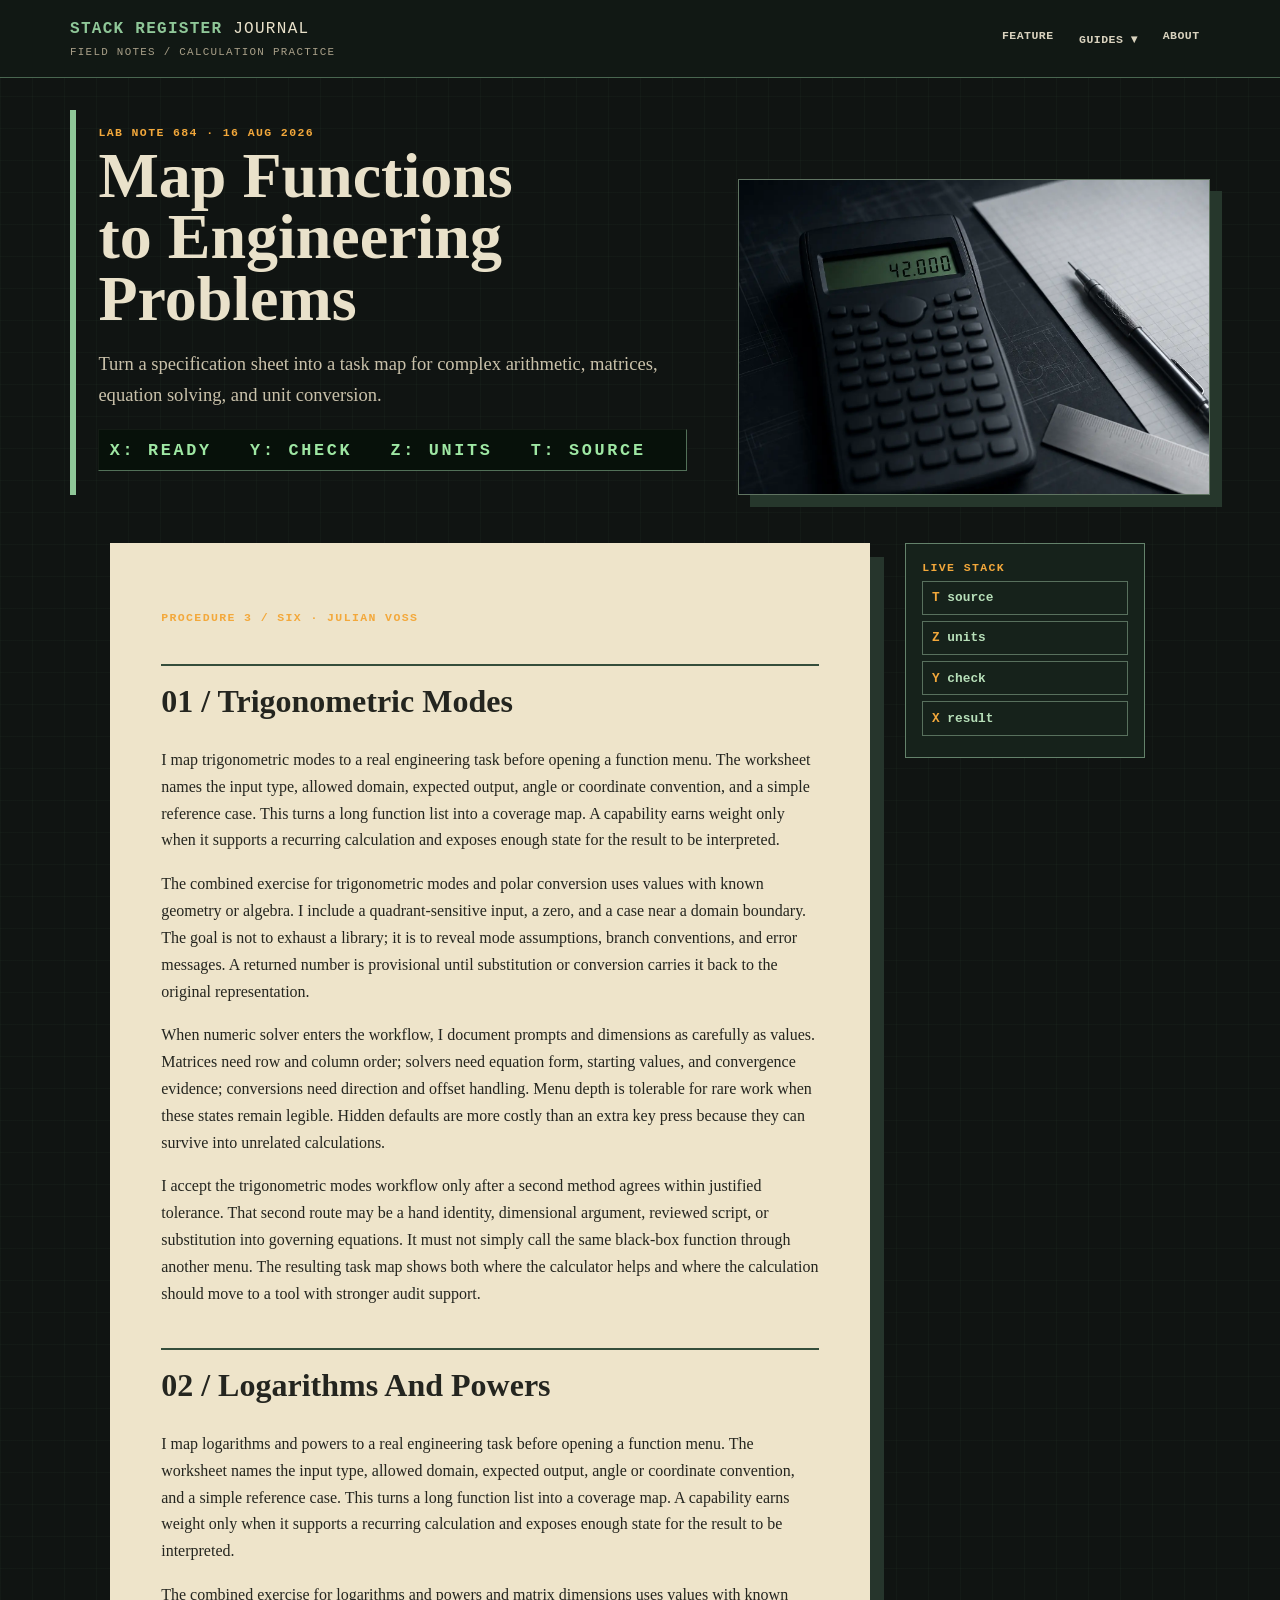
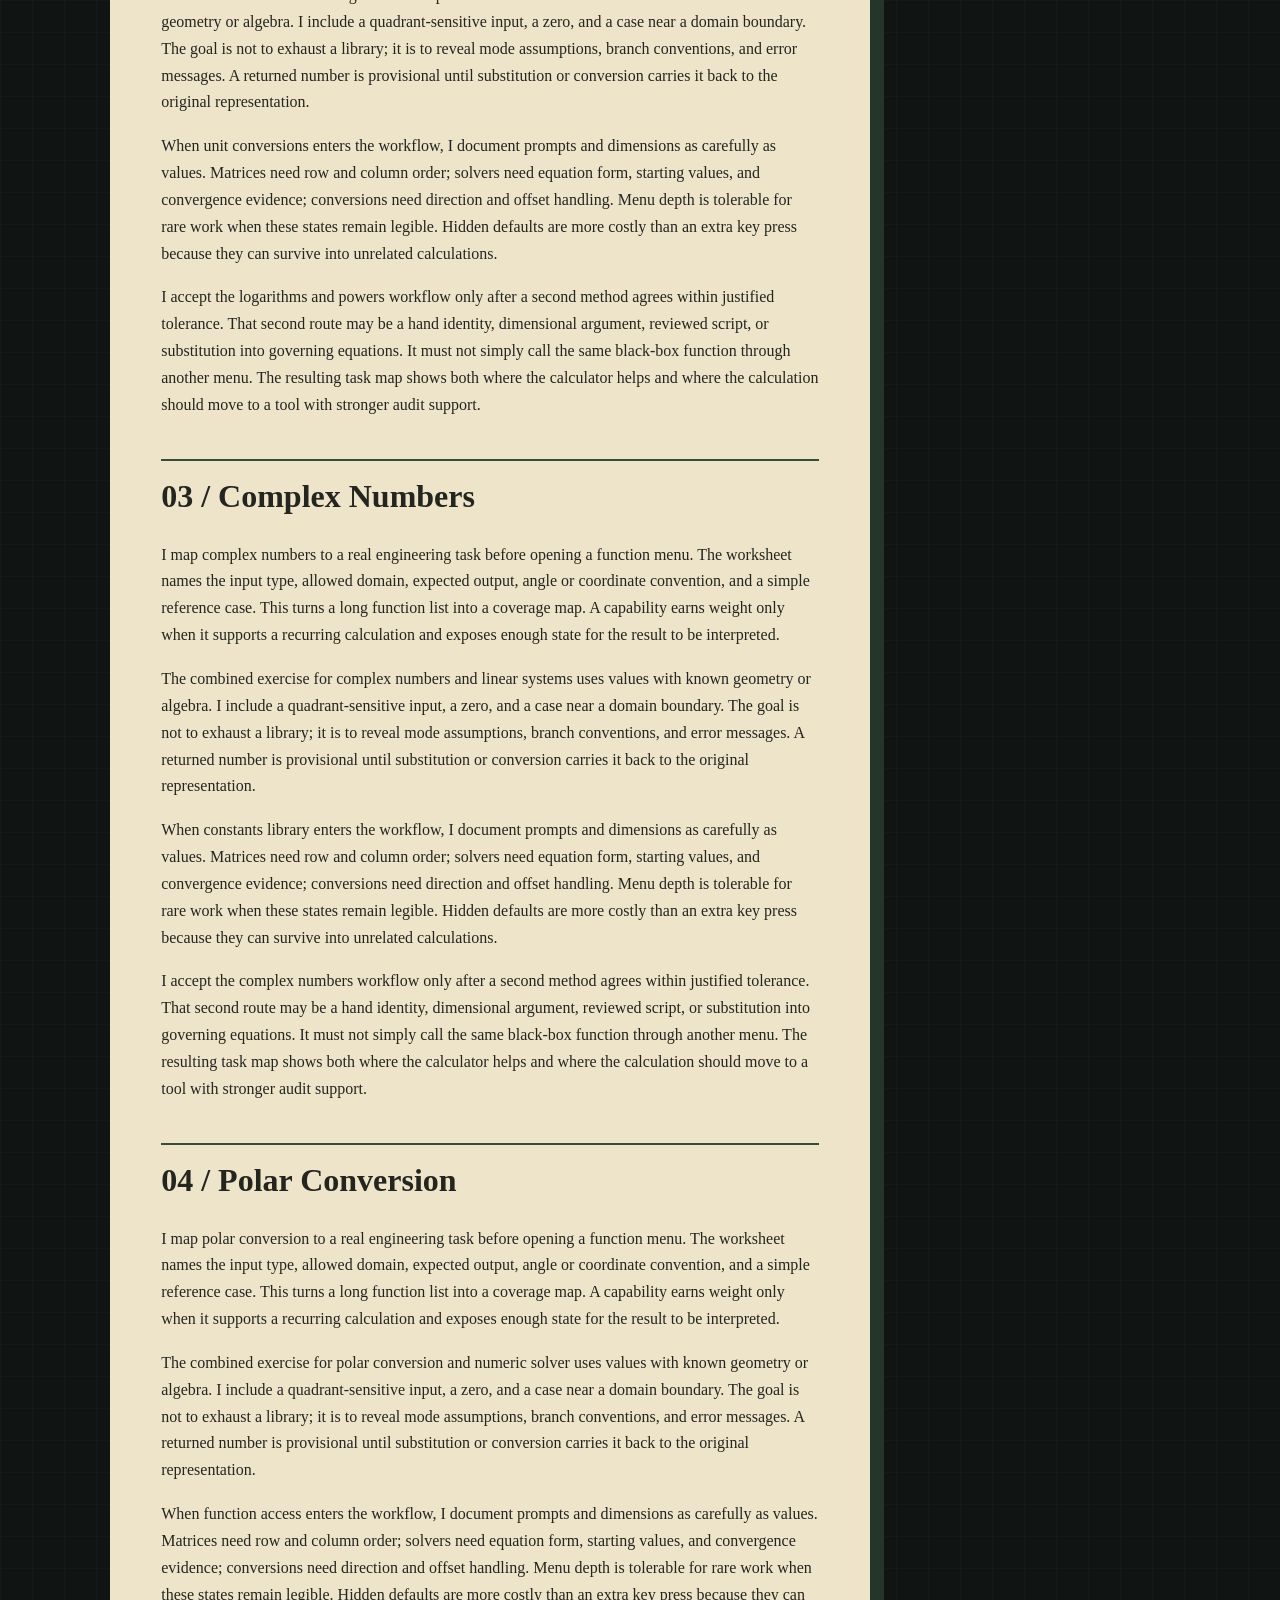
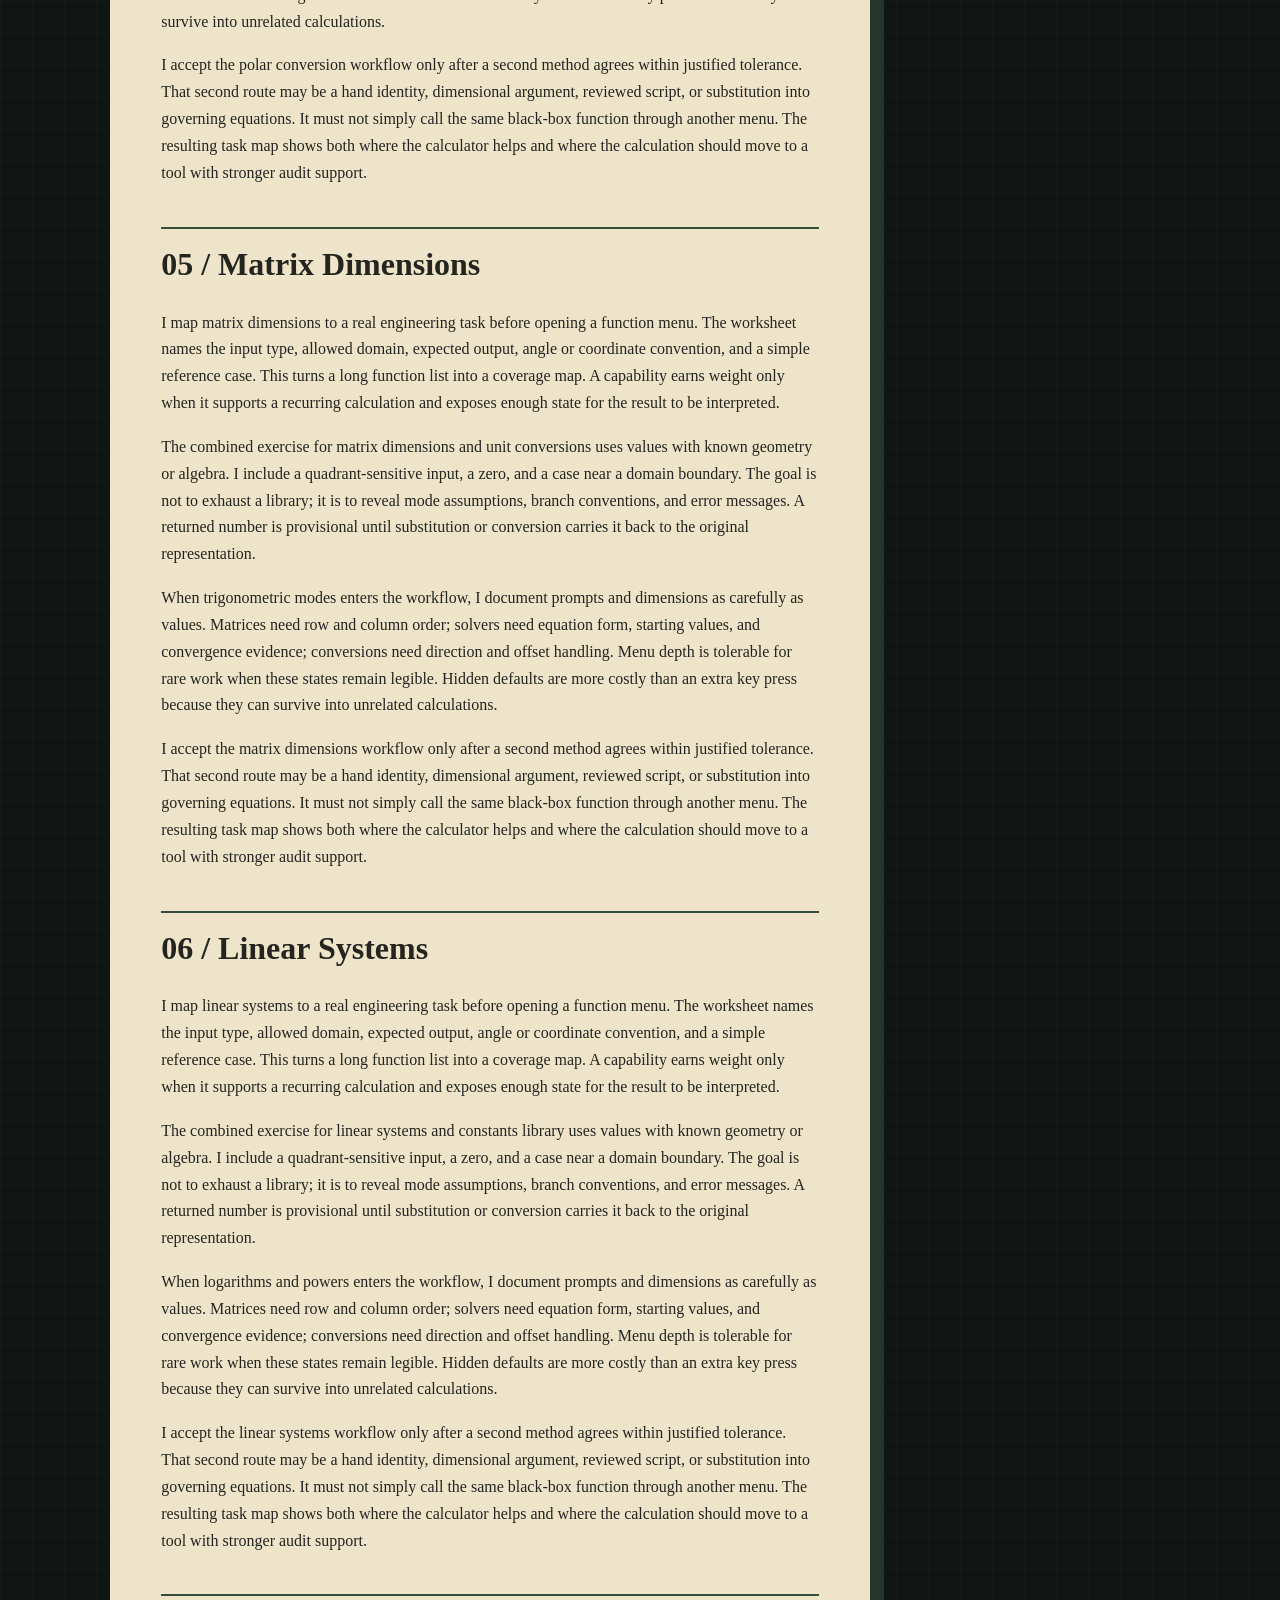
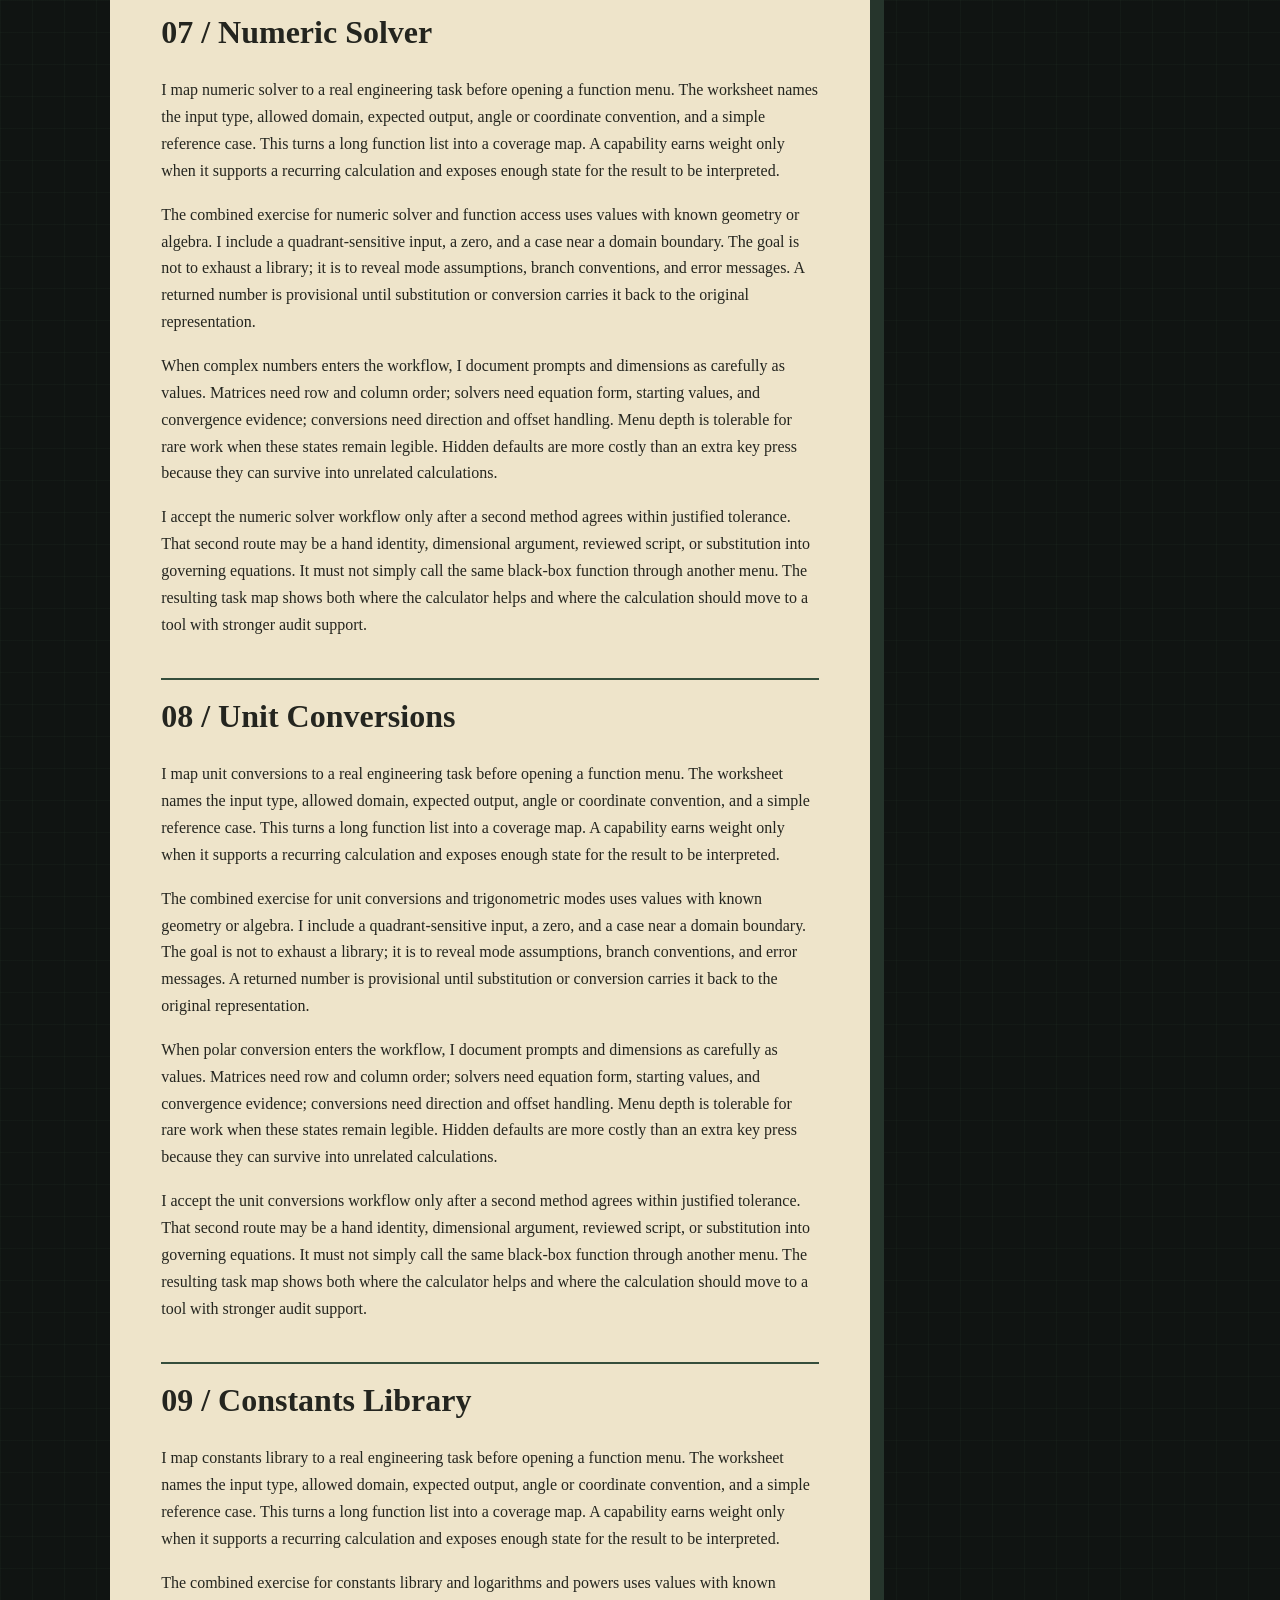
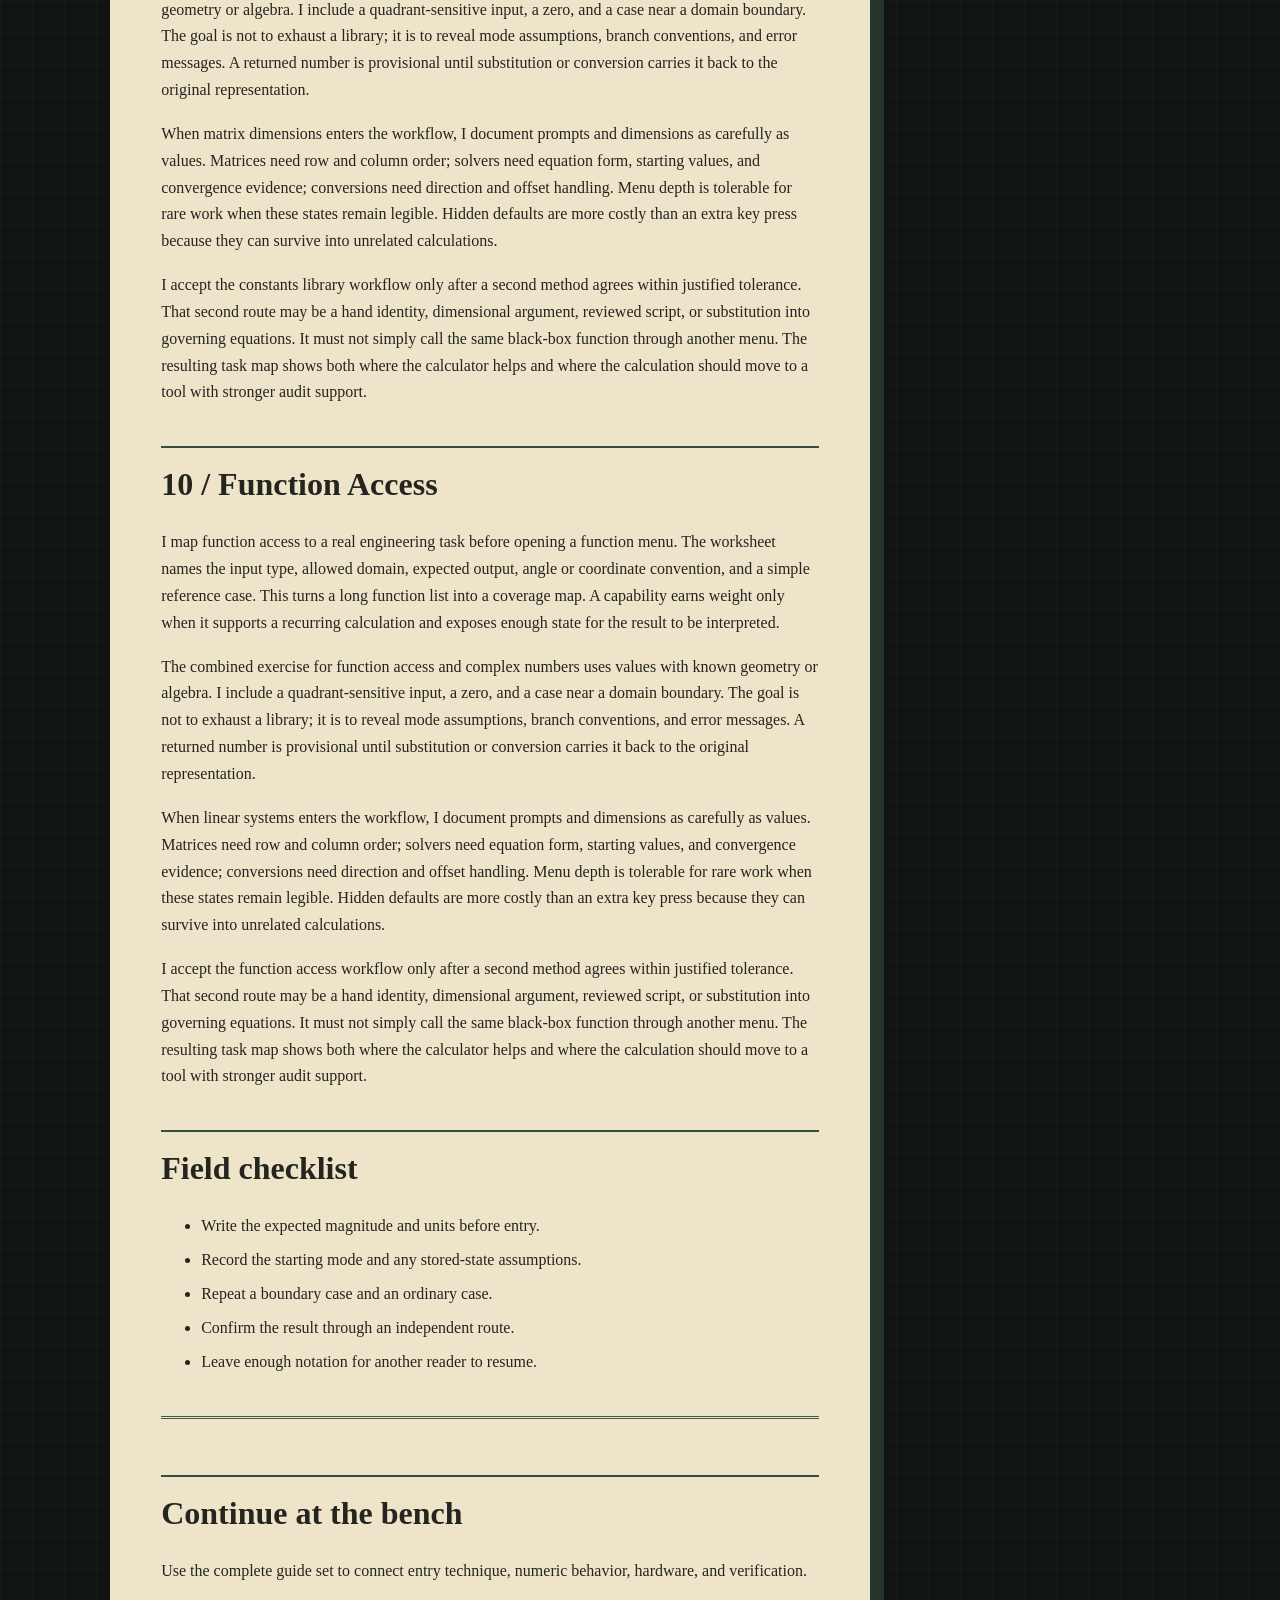
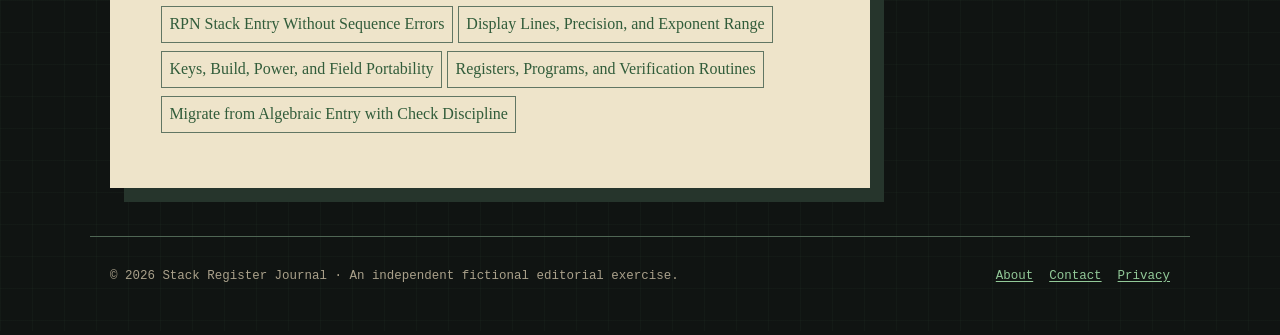
<file: engineering-functions.html>
<!doctype html><html lang="en"><head><meta charset="utf-8"><meta name="viewport" content="width=device-width,initial-scale=1"><title>Map Functions to Engineering Problems | Stack Register Journal</title><meta name="description" content="Turn a specification sheet into a task map for complex arithmetic, matrices, equation solving, and unit conversion."><link rel="canonical" href="https://armaragex.github.io/lestallion-rpn-calculators-684/engineering-functions.html"><meta property="og:type" content="article"><meta property="og:title" content="Map Functions to Engineering Problems"><meta property="og:description" content="Turn a specification sheet into a task map for complex arithmetic, matrices, equation solving, and unit conversion."><meta property="og:url" content="https://armaragex.github.io/lestallion-rpn-calculators-684/engineering-functions.html"><meta property="og:image" content="https://armaragex.github.io/lestallion-rpn-calculators-684/hero.webp"><link rel="icon" href="data:image/svg+xml,%3Csvg xmlns='http://www.w3.org/2000/svg'/%3E"><link rel="stylesheet" href="style.css"><script type="application/ld+json">{"@context":"https://schema.org","@type":"Article","headline":"Map Functions to Engineering Problems","datePublished":"2026-08-16","dateModified":"2026-08-16","author":{"@type":"Person","name":"Julian Voss"},"publisher":{"@type":"Organization","name":"Stack Register Journal"},"mainEntityOfPage":"https://armaragex.github.io/lestallion-rpn-calculators-684/engineering-functions.html"}</script><script defer src="site.js"></script></head><body><a class="skip" href="#content">Skip to article</a><header class="mast"><div class="mast-inner"><a class="brand" href="index.html"><b>STACK REGISTER</b> JOURNAL<small>FIELD NOTES / CALCULATION PRACTICE</small></a><button class="nav-toggle" aria-expanded="false" aria-controls="primary-nav">Menu</button><nav class="nav" id="primary-nav" aria-label="Primary"><ul><li><a href="index.html">Feature</a></li><li class="dropdown"><button class="dropbtn" aria-expanded="false">Guides ▾</button><ul class="dropdown-menu"><li><a href="stack-entry.html">Stack entry</a></li><li><a href="display-precision.html">Display & precision</a></li><li><a href="engineering-functions.html">Functions</a></li><li><a href="field-hardware.html">Field hardware</a></li><li><a href="memory-programming.html">Memory & programs</a></li><li><a href="migration-checks.html">Migration checks</a></li></ul></li><li><a href="about.html">About</a></li></ul></nav></div></header><section class="hero small-hero"><div class="hero-copy"><div class="kicker">Lab note 684 · 16 AUG 2026</div><h1>Map Functions to Engineering Problems</h1><p class="dek">Turn a specification sheet into a task map for complex arithmetic, matrices, equation solving, and unit conversion.</p><div class="readout">X: READY &nbsp; Y: CHECK &nbsp; Z: UNITS &nbsp; T: SOURCE</div></div><img src="hero.webp" width="1536" height="1024" alt="RPN calculator and engineering notebook illustration" decoding="async"></section><main id="content" class="layout"><article class="paper"><p class="utility">Procedure 3 / six · Julian Voss</p><section><h2>01 / Trigonometric Modes</h2><p>I map trigonometric modes to a real engineering task before opening a function menu. The worksheet names the input type, allowed domain, expected output, angle or coordinate convention, and a simple reference case. This turns a long function list into a coverage map. A capability earns weight only when it supports a recurring calculation and exposes enough state for the result to be interpreted.</p><p>The combined exercise for trigonometric modes and polar conversion uses values with known geometry or algebra. I include a quadrant-sensitive input, a zero, and a case near a domain boundary. The goal is not to exhaust a library; it is to reveal mode assumptions, branch conventions, and error messages. A returned number is provisional until substitution or conversion carries it back to the original representation.</p><p>When numeric solver enters the workflow, I document prompts and dimensions as carefully as values. Matrices need row and column order; solvers need equation form, starting values, and convergence evidence; conversions need direction and offset handling. Menu depth is tolerable for rare work when these states remain legible. Hidden defaults are more costly than an extra key press because they can survive into unrelated calculations.</p><p>I accept the trigonometric modes workflow only after a second method agrees within justified tolerance. That second route may be a hand identity, dimensional argument, reviewed script, or substitution into governing equations. It must not simply call the same black-box function through another menu. The resulting task map shows both where the calculator helps and where the calculation should move to a tool with stronger audit support.</p></section><section><h2>02 / Logarithms And Powers</h2><p>I map logarithms and powers to a real engineering task before opening a function menu. The worksheet names the input type, allowed domain, expected output, angle or coordinate convention, and a simple reference case. This turns a long function list into a coverage map. A capability earns weight only when it supports a recurring calculation and exposes enough state for the result to be interpreted.</p><p>The combined exercise for logarithms and powers and matrix dimensions uses values with known geometry or algebra. I include a quadrant-sensitive input, a zero, and a case near a domain boundary. The goal is not to exhaust a library; it is to reveal mode assumptions, branch conventions, and error messages. A returned number is provisional until substitution or conversion carries it back to the original representation.</p><p>When unit conversions enters the workflow, I document prompts and dimensions as carefully as values. Matrices need row and column order; solvers need equation form, starting values, and convergence evidence; conversions need direction and offset handling. Menu depth is tolerable for rare work when these states remain legible. Hidden defaults are more costly than an extra key press because they can survive into unrelated calculations.</p><p>I accept the logarithms and powers workflow only after a second method agrees within justified tolerance. That second route may be a hand identity, dimensional argument, reviewed script, or substitution into governing equations. It must not simply call the same black-box function through another menu. The resulting task map shows both where the calculator helps and where the calculation should move to a tool with stronger audit support.</p></section><section><h2>03 / Complex Numbers</h2><p>I map complex numbers to a real engineering task before opening a function menu. The worksheet names the input type, allowed domain, expected output, angle or coordinate convention, and a simple reference case. This turns a long function list into a coverage map. A capability earns weight only when it supports a recurring calculation and exposes enough state for the result to be interpreted.</p><p>The combined exercise for complex numbers and linear systems uses values with known geometry or algebra. I include a quadrant-sensitive input, a zero, and a case near a domain boundary. The goal is not to exhaust a library; it is to reveal mode assumptions, branch conventions, and error messages. A returned number is provisional until substitution or conversion carries it back to the original representation.</p><p>When constants library enters the workflow, I document prompts and dimensions as carefully as values. Matrices need row and column order; solvers need equation form, starting values, and convergence evidence; conversions need direction and offset handling. Menu depth is tolerable for rare work when these states remain legible. Hidden defaults are more costly than an extra key press because they can survive into unrelated calculations.</p><p>I accept the complex numbers workflow only after a second method agrees within justified tolerance. That second route may be a hand identity, dimensional argument, reviewed script, or substitution into governing equations. It must not simply call the same black-box function through another menu. The resulting task map shows both where the calculator helps and where the calculation should move to a tool with stronger audit support.</p></section><section><h2>04 / Polar Conversion</h2><p>I map polar conversion to a real engineering task before opening a function menu. The worksheet names the input type, allowed domain, expected output, angle or coordinate convention, and a simple reference case. This turns a long function list into a coverage map. A capability earns weight only when it supports a recurring calculation and exposes enough state for the result to be interpreted.</p><p>The combined exercise for polar conversion and numeric solver uses values with known geometry or algebra. I include a quadrant-sensitive input, a zero, and a case near a domain boundary. The goal is not to exhaust a library; it is to reveal mode assumptions, branch conventions, and error messages. A returned number is provisional until substitution or conversion carries it back to the original representation.</p><p>When function access enters the workflow, I document prompts and dimensions as carefully as values. Matrices need row and column order; solvers need equation form, starting values, and convergence evidence; conversions need direction and offset handling. Menu depth is tolerable for rare work when these states remain legible. Hidden defaults are more costly than an extra key press because they can survive into unrelated calculations.</p><p>I accept the polar conversion workflow only after a second method agrees within justified tolerance. That second route may be a hand identity, dimensional argument, reviewed script, or substitution into governing equations. It must not simply call the same black-box function through another menu. The resulting task map shows both where the calculator helps and where the calculation should move to a tool with stronger audit support.</p></section><section><h2>05 / Matrix Dimensions</h2><p>I map matrix dimensions to a real engineering task before opening a function menu. The worksheet names the input type, allowed domain, expected output, angle or coordinate convention, and a simple reference case. This turns a long function list into a coverage map. A capability earns weight only when it supports a recurring calculation and exposes enough state for the result to be interpreted.</p><p>The combined exercise for matrix dimensions and unit conversions uses values with known geometry or algebra. I include a quadrant-sensitive input, a zero, and a case near a domain boundary. The goal is not to exhaust a library; it is to reveal mode assumptions, branch conventions, and error messages. A returned number is provisional until substitution or conversion carries it back to the original representation.</p><p>When trigonometric modes enters the workflow, I document prompts and dimensions as carefully as values. Matrices need row and column order; solvers need equation form, starting values, and convergence evidence; conversions need direction and offset handling. Menu depth is tolerable for rare work when these states remain legible. Hidden defaults are more costly than an extra key press because they can survive into unrelated calculations.</p><p>I accept the matrix dimensions workflow only after a second method agrees within justified tolerance. That second route may be a hand identity, dimensional argument, reviewed script, or substitution into governing equations. It must not simply call the same black-box function through another menu. The resulting task map shows both where the calculator helps and where the calculation should move to a tool with stronger audit support.</p></section><section><h2>06 / Linear Systems</h2><p>I map linear systems to a real engineering task before opening a function menu. The worksheet names the input type, allowed domain, expected output, angle or coordinate convention, and a simple reference case. This turns a long function list into a coverage map. A capability earns weight only when it supports a recurring calculation and exposes enough state for the result to be interpreted.</p><p>The combined exercise for linear systems and constants library uses values with known geometry or algebra. I include a quadrant-sensitive input, a zero, and a case near a domain boundary. The goal is not to exhaust a library; it is to reveal mode assumptions, branch conventions, and error messages. A returned number is provisional until substitution or conversion carries it back to the original representation.</p><p>When logarithms and powers enters the workflow, I document prompts and dimensions as carefully as values. Matrices need row and column order; solvers need equation form, starting values, and convergence evidence; conversions need direction and offset handling. Menu depth is tolerable for rare work when these states remain legible. Hidden defaults are more costly than an extra key press because they can survive into unrelated calculations.</p><p>I accept the linear systems workflow only after a second method agrees within justified tolerance. That second route may be a hand identity, dimensional argument, reviewed script, or substitution into governing equations. It must not simply call the same black-box function through another menu. The resulting task map shows both where the calculator helps and where the calculation should move to a tool with stronger audit support.</p></section><section><h2>07 / Numeric Solver</h2><p>I map numeric solver to a real engineering task before opening a function menu. The worksheet names the input type, allowed domain, expected output, angle or coordinate convention, and a simple reference case. This turns a long function list into a coverage map. A capability earns weight only when it supports a recurring calculation and exposes enough state for the result to be interpreted.</p><p>The combined exercise for numeric solver and function access uses values with known geometry or algebra. I include a quadrant-sensitive input, a zero, and a case near a domain boundary. The goal is not to exhaust a library; it is to reveal mode assumptions, branch conventions, and error messages. A returned number is provisional until substitution or conversion carries it back to the original representation.</p><p>When complex numbers enters the workflow, I document prompts and dimensions as carefully as values. Matrices need row and column order; solvers need equation form, starting values, and convergence evidence; conversions need direction and offset handling. Menu depth is tolerable for rare work when these states remain legible. Hidden defaults are more costly than an extra key press because they can survive into unrelated calculations.</p><p>I accept the numeric solver workflow only after a second method agrees within justified tolerance. That second route may be a hand identity, dimensional argument, reviewed script, or substitution into governing equations. It must not simply call the same black-box function through another menu. The resulting task map shows both where the calculator helps and where the calculation should move to a tool with stronger audit support.</p></section><section><h2>08 / Unit Conversions</h2><p>I map unit conversions to a real engineering task before opening a function menu. The worksheet names the input type, allowed domain, expected output, angle or coordinate convention, and a simple reference case. This turns a long function list into a coverage map. A capability earns weight only when it supports a recurring calculation and exposes enough state for the result to be interpreted.</p><p>The combined exercise for unit conversions and trigonometric modes uses values with known geometry or algebra. I include a quadrant-sensitive input, a zero, and a case near a domain boundary. The goal is not to exhaust a library; it is to reveal mode assumptions, branch conventions, and error messages. A returned number is provisional until substitution or conversion carries it back to the original representation.</p><p>When polar conversion enters the workflow, I document prompts and dimensions as carefully as values. Matrices need row and column order; solvers need equation form, starting values, and convergence evidence; conversions need direction and offset handling. Menu depth is tolerable for rare work when these states remain legible. Hidden defaults are more costly than an extra key press because they can survive into unrelated calculations.</p><p>I accept the unit conversions workflow only after a second method agrees within justified tolerance. That second route may be a hand identity, dimensional argument, reviewed script, or substitution into governing equations. It must not simply call the same black-box function through another menu. The resulting task map shows both where the calculator helps and where the calculation should move to a tool with stronger audit support.</p></section><section><h2>09 / Constants Library</h2><p>I map constants library to a real engineering task before opening a function menu. The worksheet names the input type, allowed domain, expected output, angle or coordinate convention, and a simple reference case. This turns a long function list into a coverage map. A capability earns weight only when it supports a recurring calculation and exposes enough state for the result to be interpreted.</p><p>The combined exercise for constants library and logarithms and powers uses values with known geometry or algebra. I include a quadrant-sensitive input, a zero, and a case near a domain boundary. The goal is not to exhaust a library; it is to reveal mode assumptions, branch conventions, and error messages. A returned number is provisional until substitution or conversion carries it back to the original representation.</p><p>When matrix dimensions enters the workflow, I document prompts and dimensions as carefully as values. Matrices need row and column order; solvers need equation form, starting values, and convergence evidence; conversions need direction and offset handling. Menu depth is tolerable for rare work when these states remain legible. Hidden defaults are more costly than an extra key press because they can survive into unrelated calculations.</p><p>I accept the constants library workflow only after a second method agrees within justified tolerance. That second route may be a hand identity, dimensional argument, reviewed script, or substitution into governing equations. It must not simply call the same black-box function through another menu. The resulting task map shows both where the calculator helps and where the calculation should move to a tool with stronger audit support.</p></section><section><h2>10 / Function Access</h2><p>I map function access to a real engineering task before opening a function menu. The worksheet names the input type, allowed domain, expected output, angle or coordinate convention, and a simple reference case. This turns a long function list into a coverage map. A capability earns weight only when it supports a recurring calculation and exposes enough state for the result to be interpreted.</p><p>The combined exercise for function access and complex numbers uses values with known geometry or algebra. I include a quadrant-sensitive input, a zero, and a case near a domain boundary. The goal is not to exhaust a library; it is to reveal mode assumptions, branch conventions, and error messages. A returned number is provisional until substitution or conversion carries it back to the original representation.</p><p>When linear systems enters the workflow, I document prompts and dimensions as carefully as values. Matrices need row and column order; solvers need equation form, starting values, and convergence evidence; conversions need direction and offset handling. Menu depth is tolerable for rare work when these states remain legible. Hidden defaults are more costly than an extra key press because they can survive into unrelated calculations.</p><p>I accept the function access workflow only after a second method agrees within justified tolerance. That second route may be a hand identity, dimensional argument, reviewed script, or substitution into governing equations. It must not simply call the same black-box function through another menu. The resulting task map shows both where the calculator helps and where the calculation should move to a tool with stronger audit support.</p></section><section><h2>Field checklist</h2><ul><li>Write the expected magnitude and units before entry.</li><li>Record the starting mode and any stored-state assumptions.</li><li>Repeat a boundary case and an ordinary case.</li><li>Confirm the result through an independent route.</li><li>Leave enough notation for another reader to resume.</li></ul></section><aside class="guide-mesh"><h2>Continue at the bench</h2><p>Use the complete guide set to connect entry technique, numeric behavior, hardware, and verification.</p><a href="stack-entry.html">RPN Stack Entry Without Sequence Errors</a><a href="display-precision.html">Display Lines, Precision, and Exponent Range</a><a href="field-hardware.html">Keys, Build, Power, and Field Portability</a><a href="memory-programming.html">Registers, Programs, and Verification Routines</a><a href="migration-checks.html">Migrate from Algebraic Entry with Check Discipline</a></aside></article><aside class="stack" aria-label="Four-level stack diagram"><span class="utility">Live stack</span><div data-level="T">source</div><div data-level="Z">units</div><div data-level="Y">check</div><div data-level="X">result</div></aside></main><footer class="site-foot"><span>© 2026 Stack Register Journal · An independent fictional editorial exercise.</span><nav><a href="about.html">About</a><a href="contact.html">Contact</a><a href="privacy.html">Privacy</a></nav></footer></body></html>
</file>
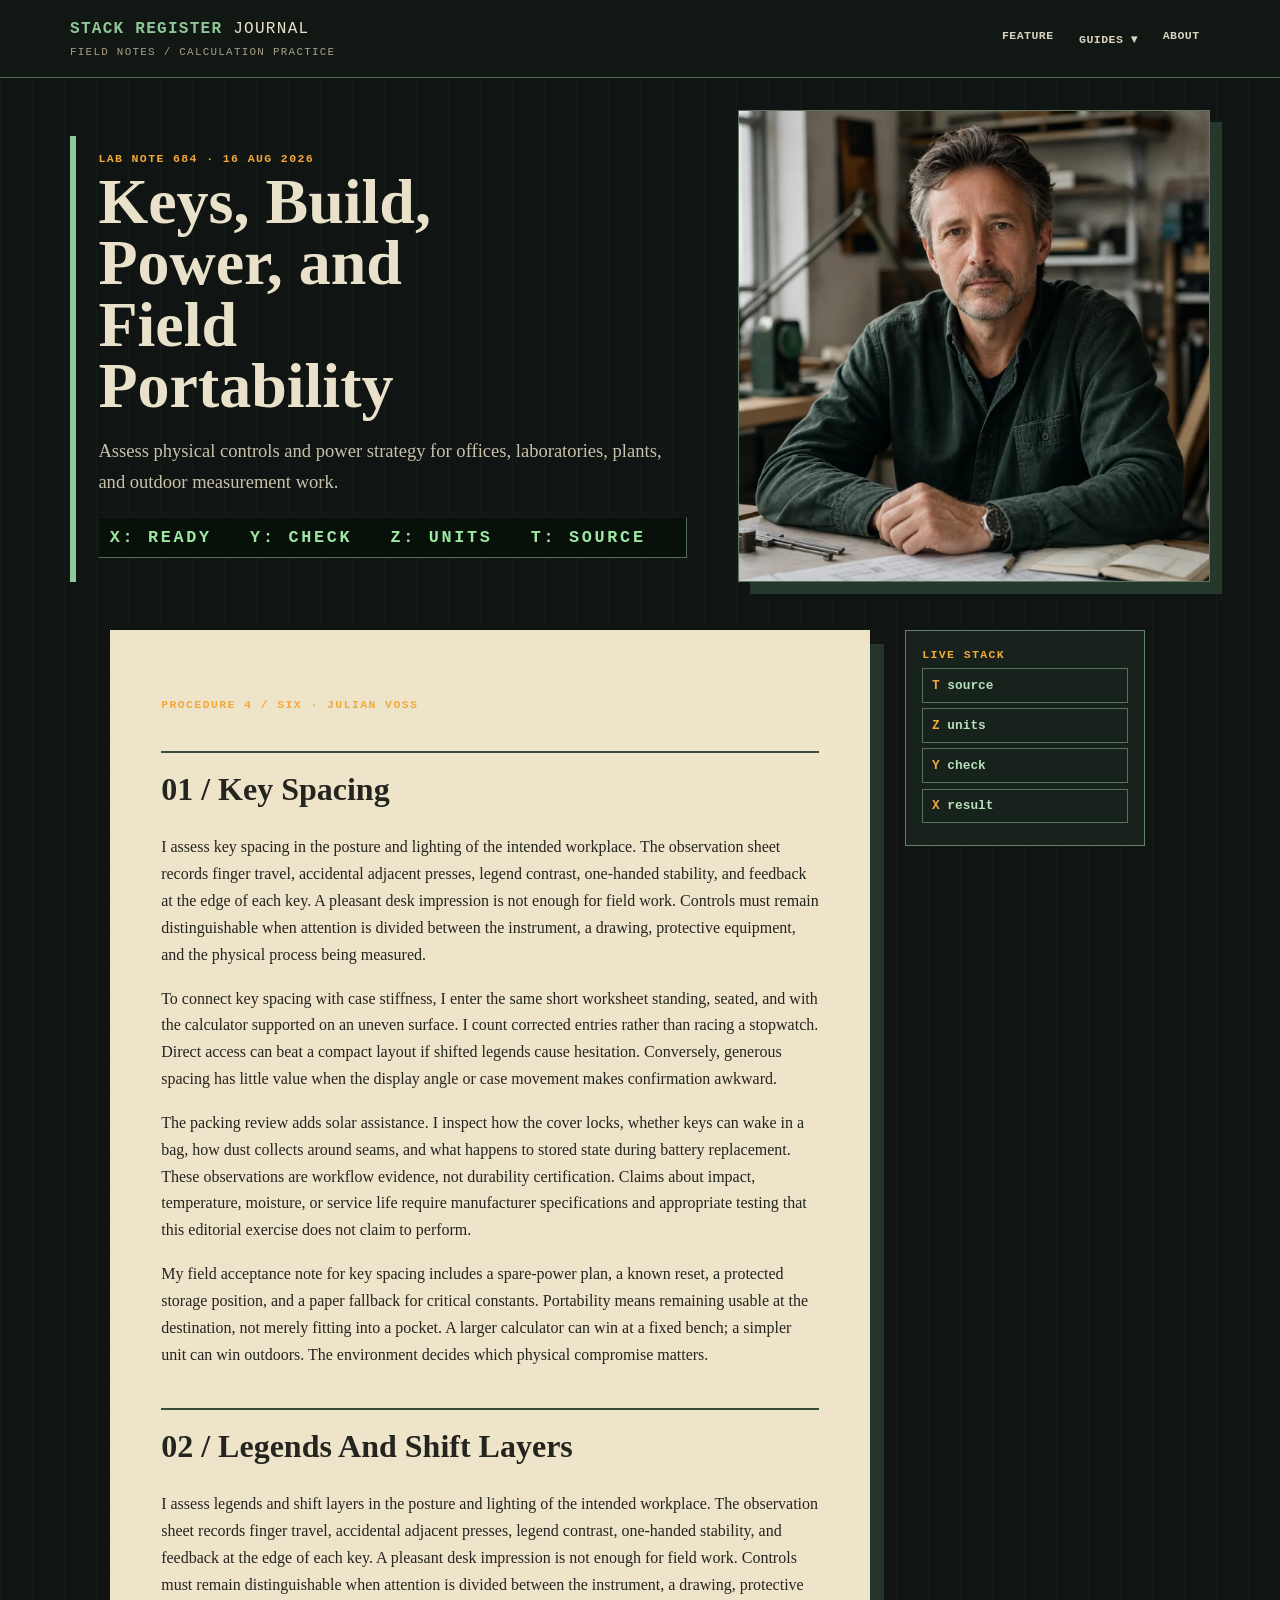
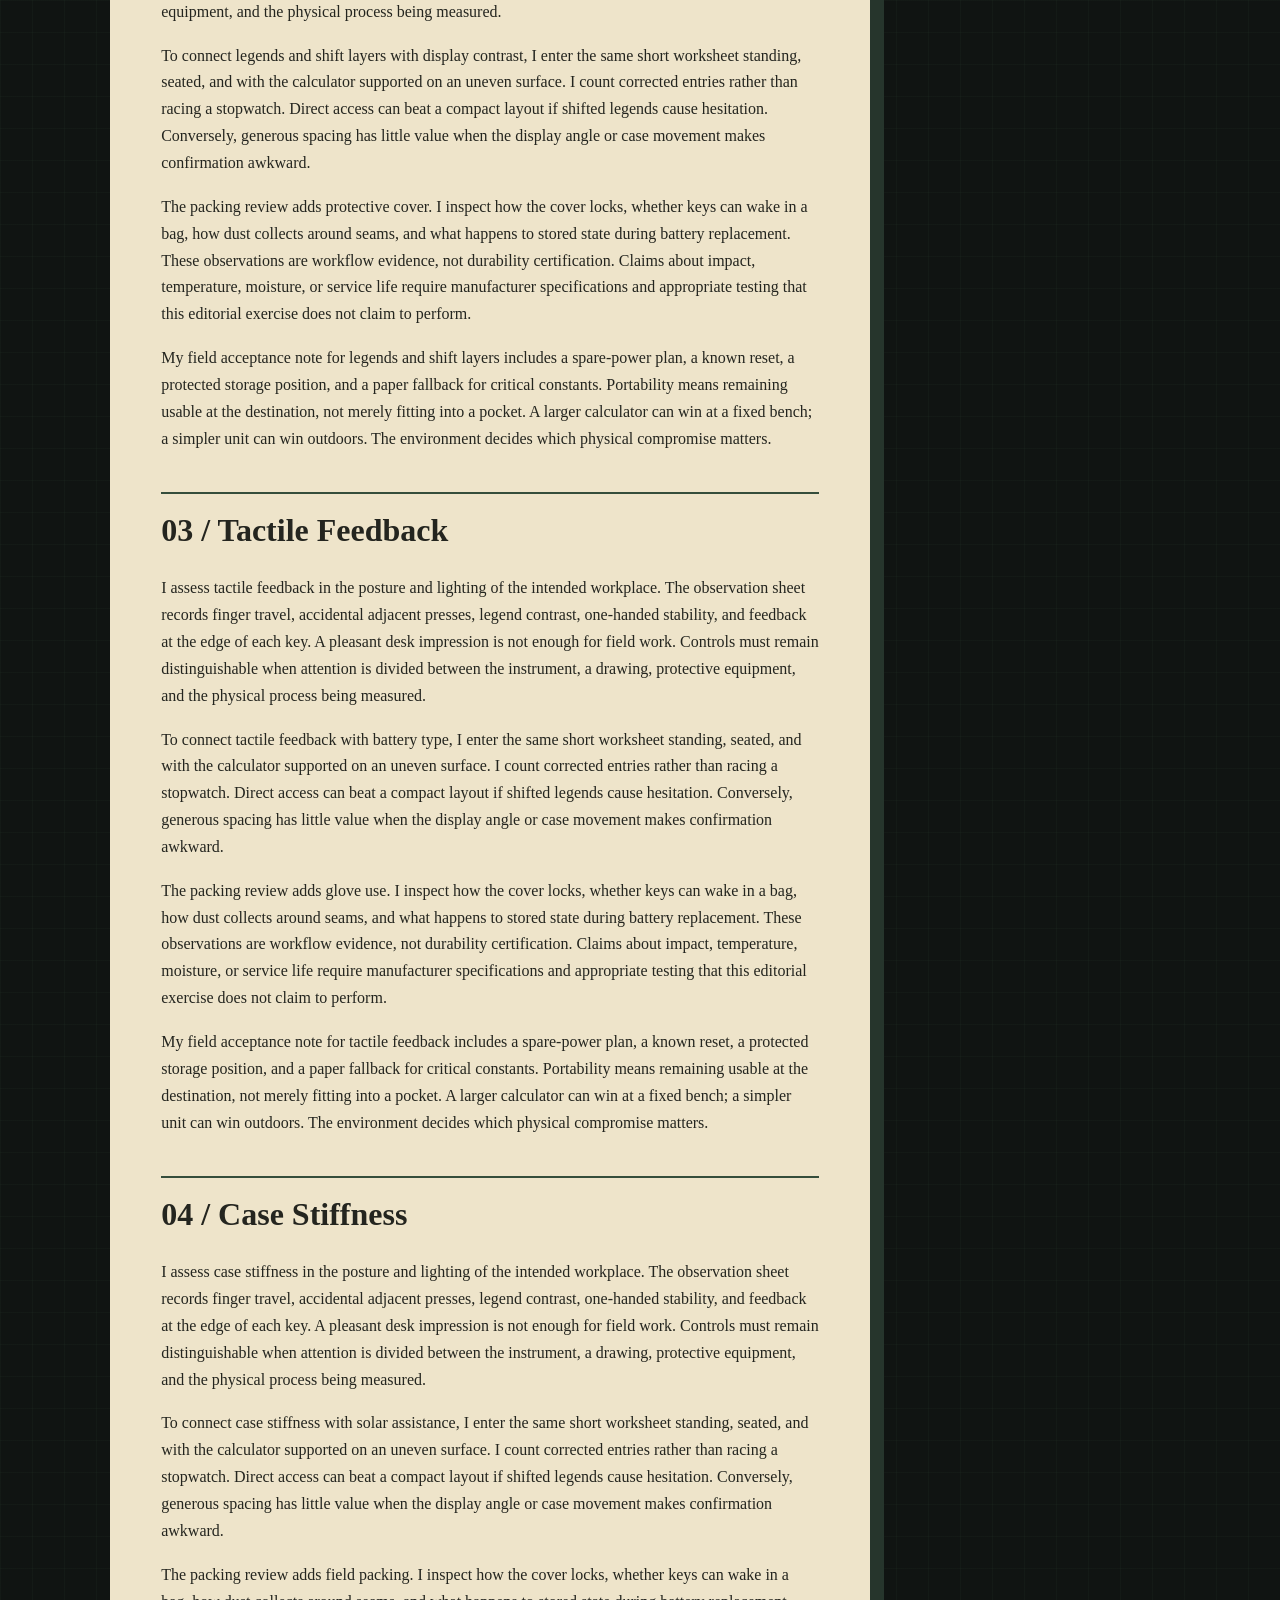
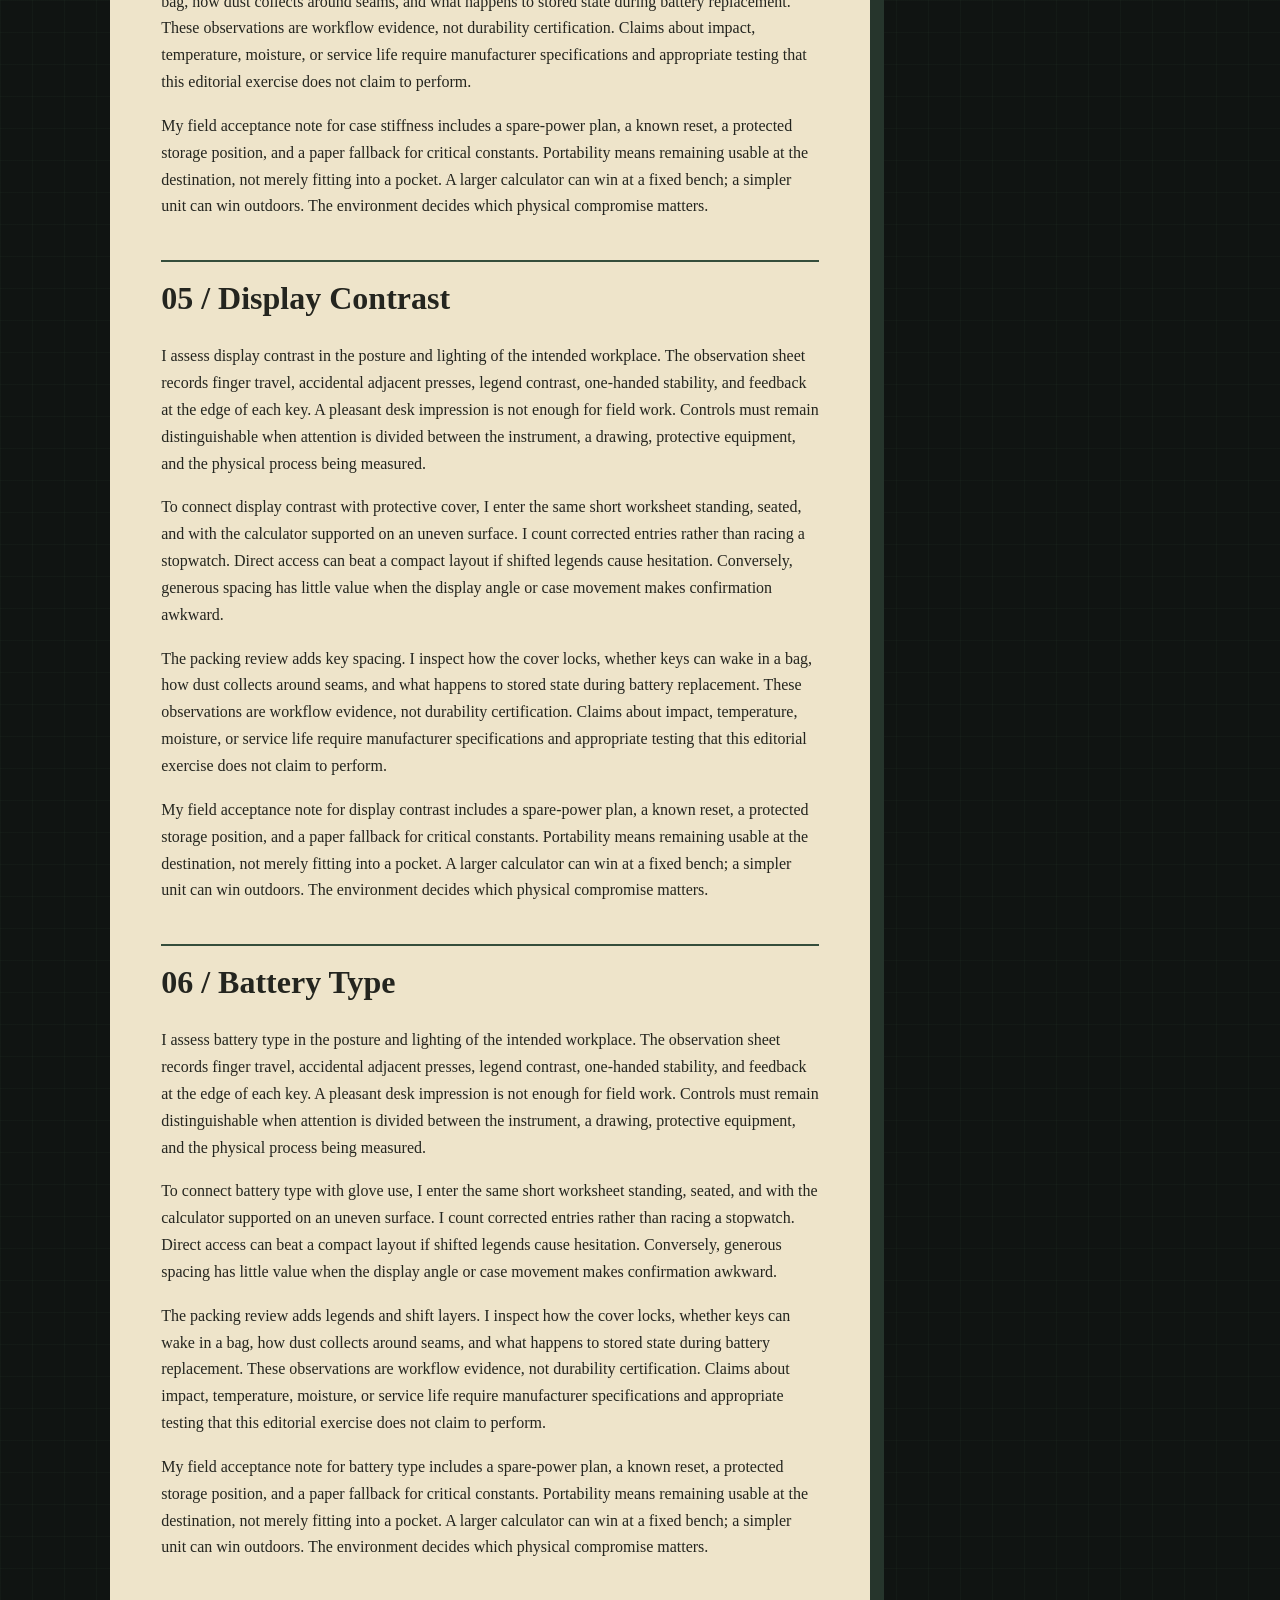
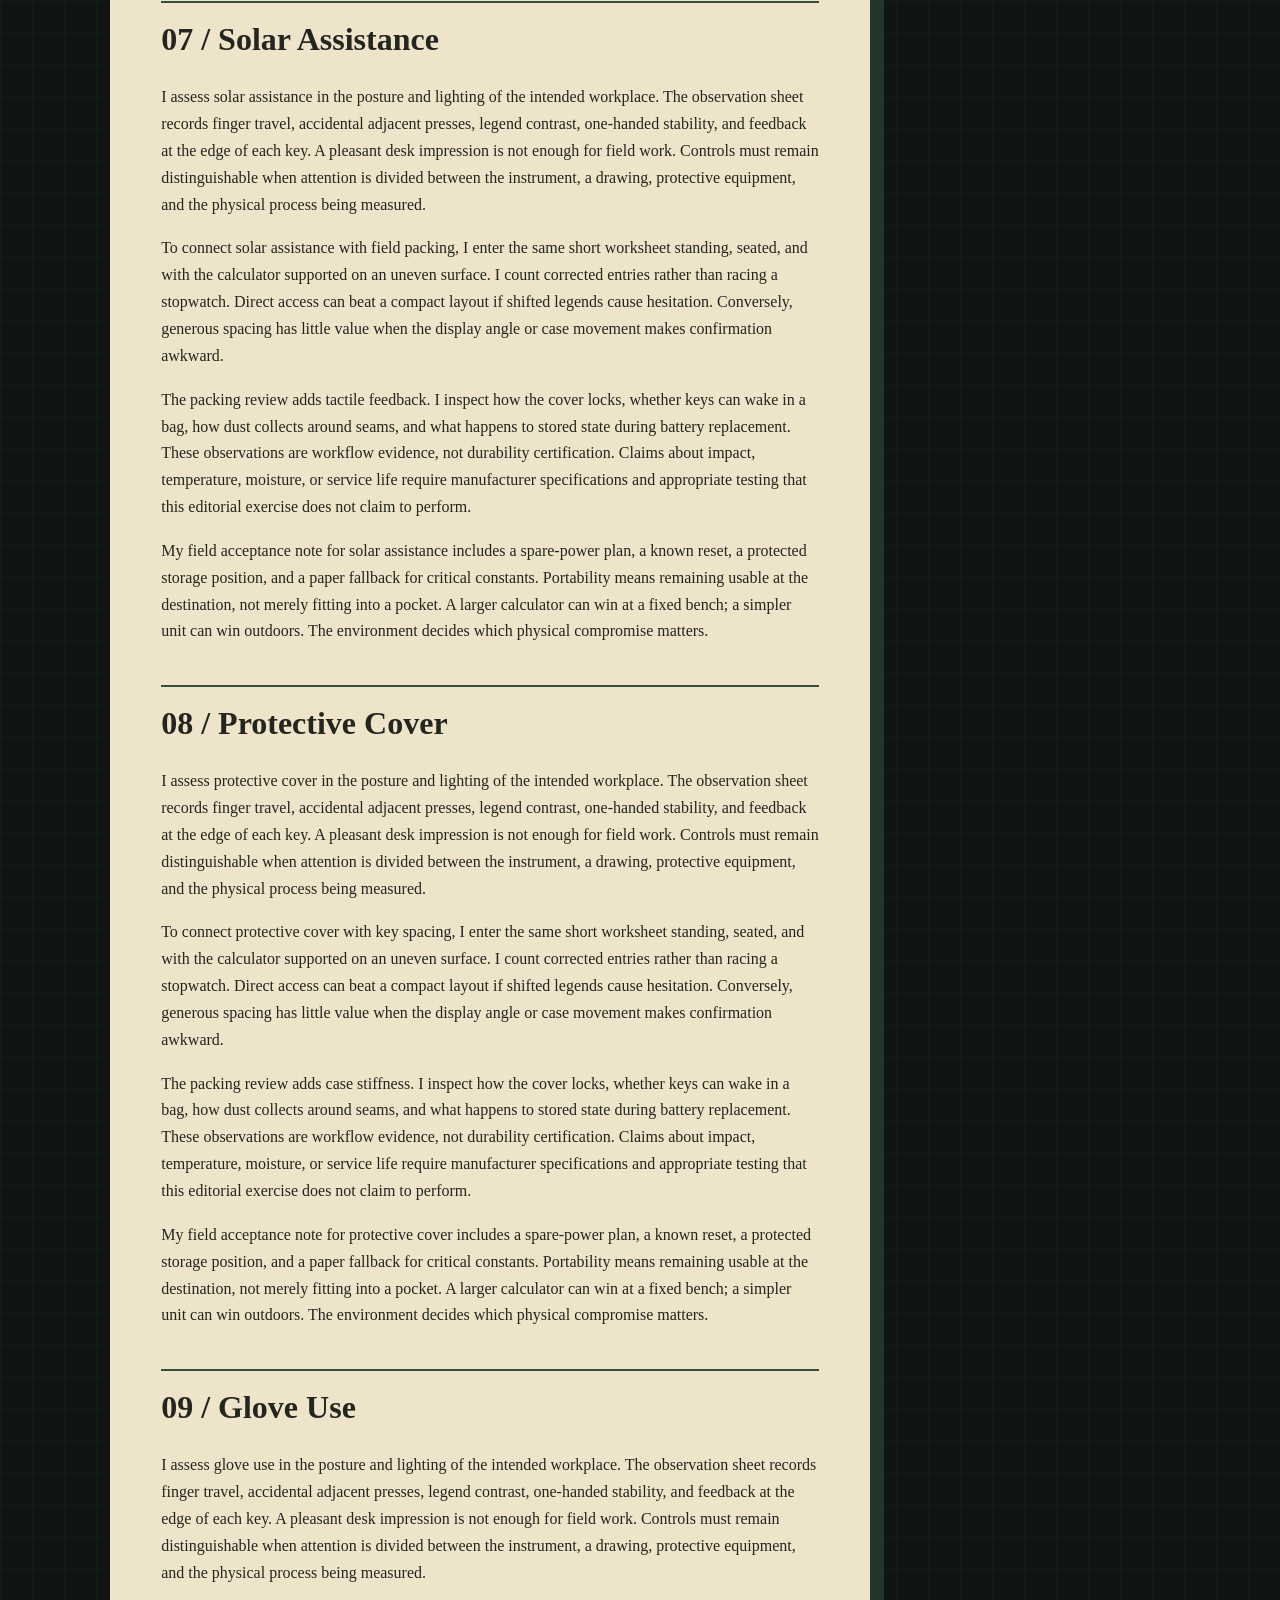
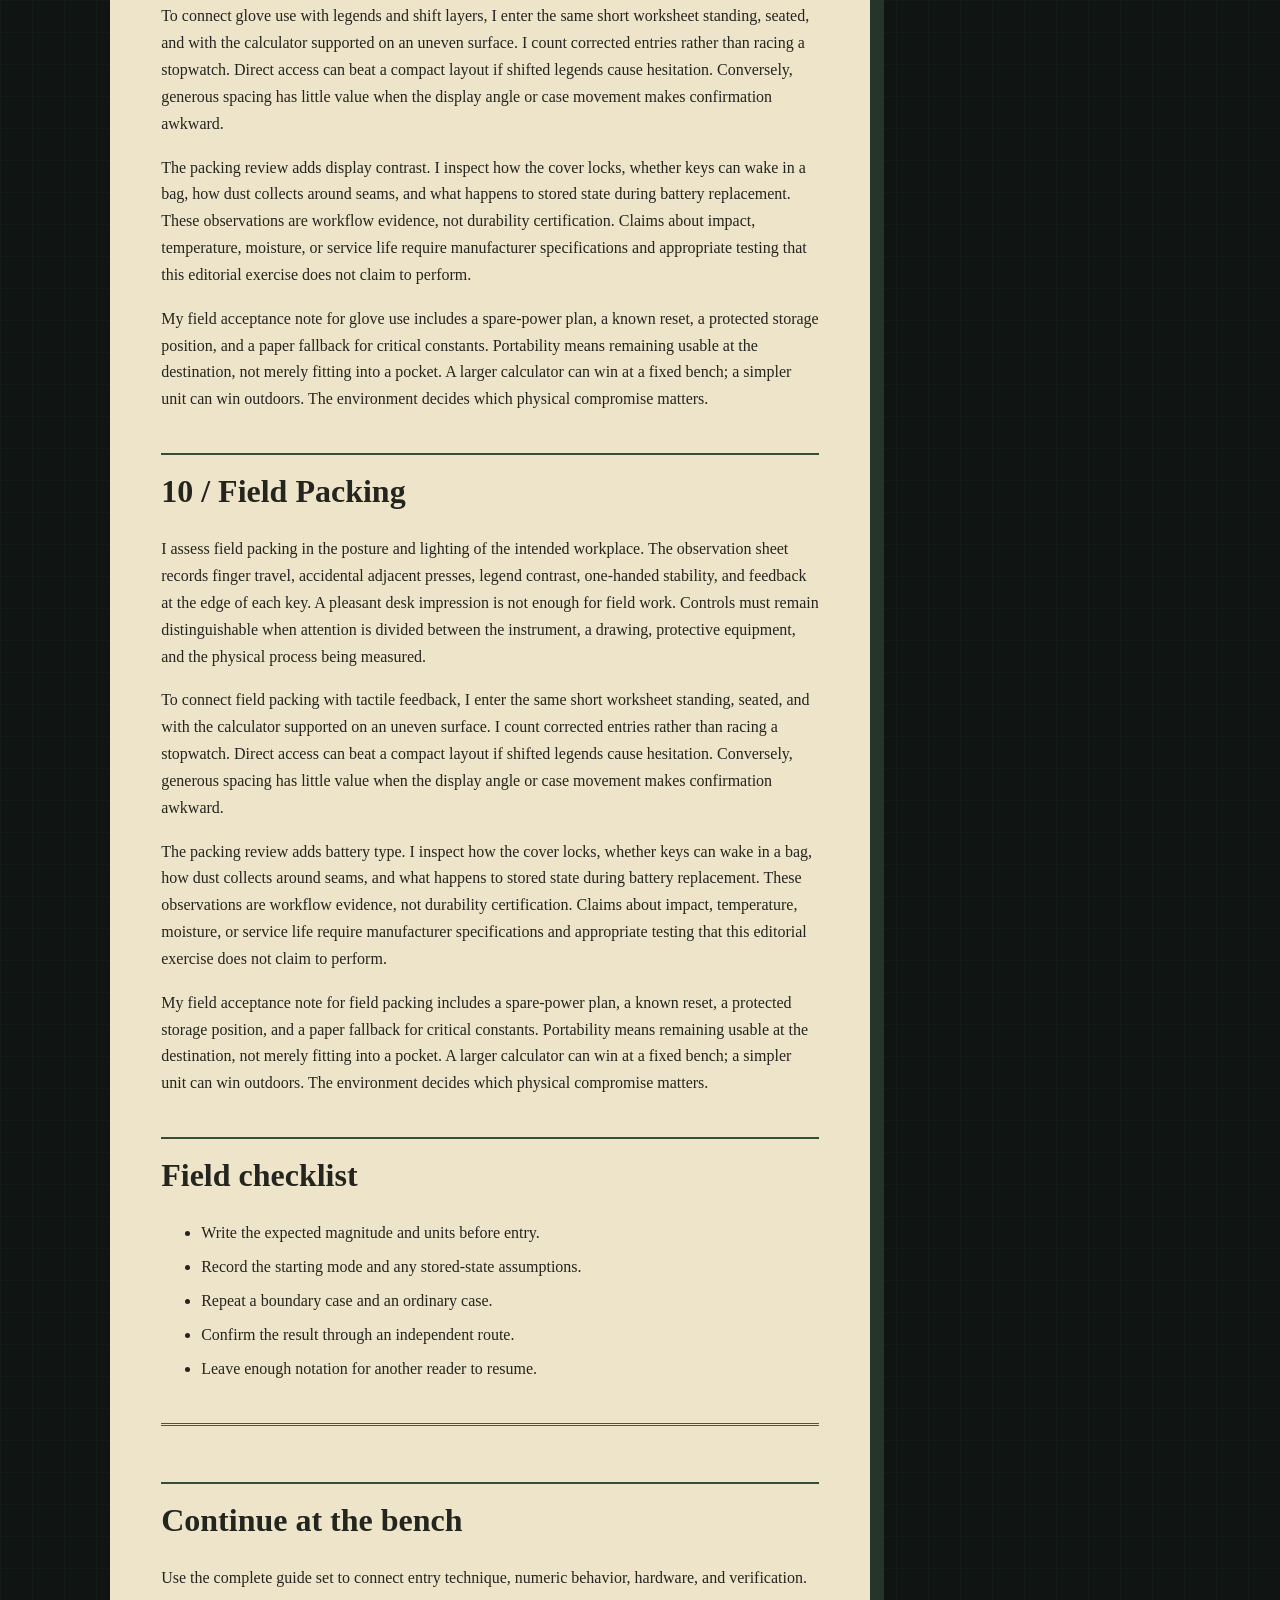
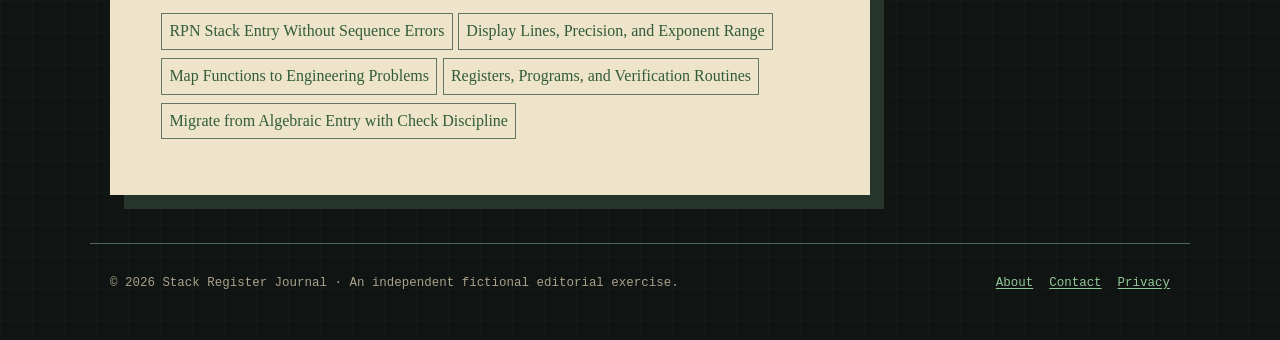
<file: field-hardware.html>
<!doctype html><html lang="en"><head><meta charset="utf-8"><meta name="viewport" content="width=device-width,initial-scale=1"><title>Keys, Build, Power, and Field Portability | Stack Register Journal</title><meta name="description" content="Assess physical controls and power strategy for offices, laboratories, plants, and outdoor measurement work."><link rel="canonical" href="https://armaragex.github.io/lestallion-rpn-calculators-684/field-hardware.html"><meta property="og:type" content="article"><meta property="og:title" content="Keys, Build, Power, and Field Portability"><meta property="og:description" content="Assess physical controls and power strategy for offices, laboratories, plants, and outdoor measurement work."><meta property="og:url" content="https://armaragex.github.io/lestallion-rpn-calculators-684/field-hardware.html"><meta property="og:image" content="https://armaragex.github.io/lestallion-rpn-calculators-684/editor.webp"><link rel="icon" href="data:image/svg+xml,%3Csvg xmlns='http://www.w3.org/2000/svg'/%3E"><link rel="stylesheet" href="style.css"><script type="application/ld+json">{"@context":"https://schema.org","@type":"Article","headline":"Keys, Build, Power, and Field Portability","datePublished":"2026-08-16","dateModified":"2026-08-16","author":{"@type":"Person","name":"Julian Voss"},"publisher":{"@type":"Organization","name":"Stack Register Journal"},"mainEntityOfPage":"https://armaragex.github.io/lestallion-rpn-calculators-684/field-hardware.html"}</script><script defer src="site.js"></script></head><body><a class="skip" href="#content">Skip to article</a><header class="mast"><div class="mast-inner"><a class="brand" href="index.html"><b>STACK REGISTER</b> JOURNAL<small>FIELD NOTES / CALCULATION PRACTICE</small></a><button class="nav-toggle" aria-expanded="false" aria-controls="primary-nav">Menu</button><nav class="nav" id="primary-nav" aria-label="Primary"><ul><li><a href="index.html">Feature</a></li><li class="dropdown"><button class="dropbtn" aria-expanded="false">Guides ▾</button><ul class="dropdown-menu"><li><a href="stack-entry.html">Stack entry</a></li><li><a href="display-precision.html">Display & precision</a></li><li><a href="engineering-functions.html">Functions</a></li><li><a href="field-hardware.html">Field hardware</a></li><li><a href="memory-programming.html">Memory & programs</a></li><li><a href="migration-checks.html">Migration checks</a></li></ul></li><li><a href="about.html">About</a></li></ul></nav></div></header><section class="hero small-hero"><div class="hero-copy"><div class="kicker">Lab note 684 · 16 AUG 2026</div><h1>Keys, Build, Power, and Field Portability</h1><p class="dek">Assess physical controls and power strategy for offices, laboratories, plants, and outdoor measurement work.</p><div class="readout">X: READY &nbsp; Y: CHECK &nbsp; Z: UNITS &nbsp; T: SOURCE</div></div><img src="editor.webp" width="1254" height="1254" alt="Editorial instrument panel illustration" decoding="async"></section><main id="content" class="layout"><article class="paper"><p class="utility">Procedure 4 / six · Julian Voss</p><section><h2>01 / Key Spacing</h2><p>I assess key spacing in the posture and lighting of the intended workplace. The observation sheet records finger travel, accidental adjacent presses, legend contrast, one-handed stability, and feedback at the edge of each key. A pleasant desk impression is not enough for field work. Controls must remain distinguishable when attention is divided between the instrument, a drawing, protective equipment, and the physical process being measured.</p><p>To connect key spacing with case stiffness, I enter the same short worksheet standing, seated, and with the calculator supported on an uneven surface. I count corrected entries rather than racing a stopwatch. Direct access can beat a compact layout if shifted legends cause hesitation. Conversely, generous spacing has little value when the display angle or case movement makes confirmation awkward.</p><p>The packing review adds solar assistance. I inspect how the cover locks, whether keys can wake in a bag, how dust collects around seams, and what happens to stored state during battery replacement. These observations are workflow evidence, not durability certification. Claims about impact, temperature, moisture, or service life require manufacturer specifications and appropriate testing that this editorial exercise does not claim to perform.</p><p>My field acceptance note for key spacing includes a spare-power plan, a known reset, a protected storage position, and a paper fallback for critical constants. Portability means remaining usable at the destination, not merely fitting into a pocket. A larger calculator can win at a fixed bench; a simpler unit can win outdoors. The environment decides which physical compromise matters.</p></section><section><h2>02 / Legends And Shift Layers</h2><p>I assess legends and shift layers in the posture and lighting of the intended workplace. The observation sheet records finger travel, accidental adjacent presses, legend contrast, one-handed stability, and feedback at the edge of each key. A pleasant desk impression is not enough for field work. Controls must remain distinguishable when attention is divided between the instrument, a drawing, protective equipment, and the physical process being measured.</p><p>To connect legends and shift layers with display contrast, I enter the same short worksheet standing, seated, and with the calculator supported on an uneven surface. I count corrected entries rather than racing a stopwatch. Direct access can beat a compact layout if shifted legends cause hesitation. Conversely, generous spacing has little value when the display angle or case movement makes confirmation awkward.</p><p>The packing review adds protective cover. I inspect how the cover locks, whether keys can wake in a bag, how dust collects around seams, and what happens to stored state during battery replacement. These observations are workflow evidence, not durability certification. Claims about impact, temperature, moisture, or service life require manufacturer specifications and appropriate testing that this editorial exercise does not claim to perform.</p><p>My field acceptance note for legends and shift layers includes a spare-power plan, a known reset, a protected storage position, and a paper fallback for critical constants. Portability means remaining usable at the destination, not merely fitting into a pocket. A larger calculator can win at a fixed bench; a simpler unit can win outdoors. The environment decides which physical compromise matters.</p></section><section><h2>03 / Tactile Feedback</h2><p>I assess tactile feedback in the posture and lighting of the intended workplace. The observation sheet records finger travel, accidental adjacent presses, legend contrast, one-handed stability, and feedback at the edge of each key. A pleasant desk impression is not enough for field work. Controls must remain distinguishable when attention is divided between the instrument, a drawing, protective equipment, and the physical process being measured.</p><p>To connect tactile feedback with battery type, I enter the same short worksheet standing, seated, and with the calculator supported on an uneven surface. I count corrected entries rather than racing a stopwatch. Direct access can beat a compact layout if shifted legends cause hesitation. Conversely, generous spacing has little value when the display angle or case movement makes confirmation awkward.</p><p>The packing review adds glove use. I inspect how the cover locks, whether keys can wake in a bag, how dust collects around seams, and what happens to stored state during battery replacement. These observations are workflow evidence, not durability certification. Claims about impact, temperature, moisture, or service life require manufacturer specifications and appropriate testing that this editorial exercise does not claim to perform.</p><p>My field acceptance note for tactile feedback includes a spare-power plan, a known reset, a protected storage position, and a paper fallback for critical constants. Portability means remaining usable at the destination, not merely fitting into a pocket. A larger calculator can win at a fixed bench; a simpler unit can win outdoors. The environment decides which physical compromise matters.</p></section><section><h2>04 / Case Stiffness</h2><p>I assess case stiffness in the posture and lighting of the intended workplace. The observation sheet records finger travel, accidental adjacent presses, legend contrast, one-handed stability, and feedback at the edge of each key. A pleasant desk impression is not enough for field work. Controls must remain distinguishable when attention is divided between the instrument, a drawing, protective equipment, and the physical process being measured.</p><p>To connect case stiffness with solar assistance, I enter the same short worksheet standing, seated, and with the calculator supported on an uneven surface. I count corrected entries rather than racing a stopwatch. Direct access can beat a compact layout if shifted legends cause hesitation. Conversely, generous spacing has little value when the display angle or case movement makes confirmation awkward.</p><p>The packing review adds field packing. I inspect how the cover locks, whether keys can wake in a bag, how dust collects around seams, and what happens to stored state during battery replacement. These observations are workflow evidence, not durability certification. Claims about impact, temperature, moisture, or service life require manufacturer specifications and appropriate testing that this editorial exercise does not claim to perform.</p><p>My field acceptance note for case stiffness includes a spare-power plan, a known reset, a protected storage position, and a paper fallback for critical constants. Portability means remaining usable at the destination, not merely fitting into a pocket. A larger calculator can win at a fixed bench; a simpler unit can win outdoors. The environment decides which physical compromise matters.</p></section><section><h2>05 / Display Contrast</h2><p>I assess display contrast in the posture and lighting of the intended workplace. The observation sheet records finger travel, accidental adjacent presses, legend contrast, one-handed stability, and feedback at the edge of each key. A pleasant desk impression is not enough for field work. Controls must remain distinguishable when attention is divided between the instrument, a drawing, protective equipment, and the physical process being measured.</p><p>To connect display contrast with protective cover, I enter the same short worksheet standing, seated, and with the calculator supported on an uneven surface. I count corrected entries rather than racing a stopwatch. Direct access can beat a compact layout if shifted legends cause hesitation. Conversely, generous spacing has little value when the display angle or case movement makes confirmation awkward.</p><p>The packing review adds key spacing. I inspect how the cover locks, whether keys can wake in a bag, how dust collects around seams, and what happens to stored state during battery replacement. These observations are workflow evidence, not durability certification. Claims about impact, temperature, moisture, or service life require manufacturer specifications and appropriate testing that this editorial exercise does not claim to perform.</p><p>My field acceptance note for display contrast includes a spare-power plan, a known reset, a protected storage position, and a paper fallback for critical constants. Portability means remaining usable at the destination, not merely fitting into a pocket. A larger calculator can win at a fixed bench; a simpler unit can win outdoors. The environment decides which physical compromise matters.</p></section><section><h2>06 / Battery Type</h2><p>I assess battery type in the posture and lighting of the intended workplace. The observation sheet records finger travel, accidental adjacent presses, legend contrast, one-handed stability, and feedback at the edge of each key. A pleasant desk impression is not enough for field work. Controls must remain distinguishable when attention is divided between the instrument, a drawing, protective equipment, and the physical process being measured.</p><p>To connect battery type with glove use, I enter the same short worksheet standing, seated, and with the calculator supported on an uneven surface. I count corrected entries rather than racing a stopwatch. Direct access can beat a compact layout if shifted legends cause hesitation. Conversely, generous spacing has little value when the display angle or case movement makes confirmation awkward.</p><p>The packing review adds legends and shift layers. I inspect how the cover locks, whether keys can wake in a bag, how dust collects around seams, and what happens to stored state during battery replacement. These observations are workflow evidence, not durability certification. Claims about impact, temperature, moisture, or service life require manufacturer specifications and appropriate testing that this editorial exercise does not claim to perform.</p><p>My field acceptance note for battery type includes a spare-power plan, a known reset, a protected storage position, and a paper fallback for critical constants. Portability means remaining usable at the destination, not merely fitting into a pocket. A larger calculator can win at a fixed bench; a simpler unit can win outdoors. The environment decides which physical compromise matters.</p></section><section><h2>07 / Solar Assistance</h2><p>I assess solar assistance in the posture and lighting of the intended workplace. The observation sheet records finger travel, accidental adjacent presses, legend contrast, one-handed stability, and feedback at the edge of each key. A pleasant desk impression is not enough for field work. Controls must remain distinguishable when attention is divided between the instrument, a drawing, protective equipment, and the physical process being measured.</p><p>To connect solar assistance with field packing, I enter the same short worksheet standing, seated, and with the calculator supported on an uneven surface. I count corrected entries rather than racing a stopwatch. Direct access can beat a compact layout if shifted legends cause hesitation. Conversely, generous spacing has little value when the display angle or case movement makes confirmation awkward.</p><p>The packing review adds tactile feedback. I inspect how the cover locks, whether keys can wake in a bag, how dust collects around seams, and what happens to stored state during battery replacement. These observations are workflow evidence, not durability certification. Claims about impact, temperature, moisture, or service life require manufacturer specifications and appropriate testing that this editorial exercise does not claim to perform.</p><p>My field acceptance note for solar assistance includes a spare-power plan, a known reset, a protected storage position, and a paper fallback for critical constants. Portability means remaining usable at the destination, not merely fitting into a pocket. A larger calculator can win at a fixed bench; a simpler unit can win outdoors. The environment decides which physical compromise matters.</p></section><section><h2>08 / Protective Cover</h2><p>I assess protective cover in the posture and lighting of the intended workplace. The observation sheet records finger travel, accidental adjacent presses, legend contrast, one-handed stability, and feedback at the edge of each key. A pleasant desk impression is not enough for field work. Controls must remain distinguishable when attention is divided between the instrument, a drawing, protective equipment, and the physical process being measured.</p><p>To connect protective cover with key spacing, I enter the same short worksheet standing, seated, and with the calculator supported on an uneven surface. I count corrected entries rather than racing a stopwatch. Direct access can beat a compact layout if shifted legends cause hesitation. Conversely, generous spacing has little value when the display angle or case movement makes confirmation awkward.</p><p>The packing review adds case stiffness. I inspect how the cover locks, whether keys can wake in a bag, how dust collects around seams, and what happens to stored state during battery replacement. These observations are workflow evidence, not durability certification. Claims about impact, temperature, moisture, or service life require manufacturer specifications and appropriate testing that this editorial exercise does not claim to perform.</p><p>My field acceptance note for protective cover includes a spare-power plan, a known reset, a protected storage position, and a paper fallback for critical constants. Portability means remaining usable at the destination, not merely fitting into a pocket. A larger calculator can win at a fixed bench; a simpler unit can win outdoors. The environment decides which physical compromise matters.</p></section><section><h2>09 / Glove Use</h2><p>I assess glove use in the posture and lighting of the intended workplace. The observation sheet records finger travel, accidental adjacent presses, legend contrast, one-handed stability, and feedback at the edge of each key. A pleasant desk impression is not enough for field work. Controls must remain distinguishable when attention is divided between the instrument, a drawing, protective equipment, and the physical process being measured.</p><p>To connect glove use with legends and shift layers, I enter the same short worksheet standing, seated, and with the calculator supported on an uneven surface. I count corrected entries rather than racing a stopwatch. Direct access can beat a compact layout if shifted legends cause hesitation. Conversely, generous spacing has little value when the display angle or case movement makes confirmation awkward.</p><p>The packing review adds display contrast. I inspect how the cover locks, whether keys can wake in a bag, how dust collects around seams, and what happens to stored state during battery replacement. These observations are workflow evidence, not durability certification. Claims about impact, temperature, moisture, or service life require manufacturer specifications and appropriate testing that this editorial exercise does not claim to perform.</p><p>My field acceptance note for glove use includes a spare-power plan, a known reset, a protected storage position, and a paper fallback for critical constants. Portability means remaining usable at the destination, not merely fitting into a pocket. A larger calculator can win at a fixed bench; a simpler unit can win outdoors. The environment decides which physical compromise matters.</p></section><section><h2>10 / Field Packing</h2><p>I assess field packing in the posture and lighting of the intended workplace. The observation sheet records finger travel, accidental adjacent presses, legend contrast, one-handed stability, and feedback at the edge of each key. A pleasant desk impression is not enough for field work. Controls must remain distinguishable when attention is divided between the instrument, a drawing, protective equipment, and the physical process being measured.</p><p>To connect field packing with tactile feedback, I enter the same short worksheet standing, seated, and with the calculator supported on an uneven surface. I count corrected entries rather than racing a stopwatch. Direct access can beat a compact layout if shifted legends cause hesitation. Conversely, generous spacing has little value when the display angle or case movement makes confirmation awkward.</p><p>The packing review adds battery type. I inspect how the cover locks, whether keys can wake in a bag, how dust collects around seams, and what happens to stored state during battery replacement. These observations are workflow evidence, not durability certification. Claims about impact, temperature, moisture, or service life require manufacturer specifications and appropriate testing that this editorial exercise does not claim to perform.</p><p>My field acceptance note for field packing includes a spare-power plan, a known reset, a protected storage position, and a paper fallback for critical constants. Portability means remaining usable at the destination, not merely fitting into a pocket. A larger calculator can win at a fixed bench; a simpler unit can win outdoors. The environment decides which physical compromise matters.</p></section><section><h2>Field checklist</h2><ul><li>Write the expected magnitude and units before entry.</li><li>Record the starting mode and any stored-state assumptions.</li><li>Repeat a boundary case and an ordinary case.</li><li>Confirm the result through an independent route.</li><li>Leave enough notation for another reader to resume.</li></ul></section><aside class="guide-mesh"><h2>Continue at the bench</h2><p>Use the complete guide set to connect entry technique, numeric behavior, hardware, and verification.</p><a href="stack-entry.html">RPN Stack Entry Without Sequence Errors</a><a href="display-precision.html">Display Lines, Precision, and Exponent Range</a><a href="engineering-functions.html">Map Functions to Engineering Problems</a><a href="memory-programming.html">Registers, Programs, and Verification Routines</a><a href="migration-checks.html">Migrate from Algebraic Entry with Check Discipline</a></aside></article><aside class="stack" aria-label="Four-level stack diagram"><span class="utility">Live stack</span><div data-level="T">source</div><div data-level="Z">units</div><div data-level="Y">check</div><div data-level="X">result</div></aside></main><footer class="site-foot"><span>© 2026 Stack Register Journal · An independent fictional editorial exercise.</span><nav><a href="about.html">About</a><a href="contact.html">Contact</a><a href="privacy.html">Privacy</a></nav></footer></body></html>
</file>
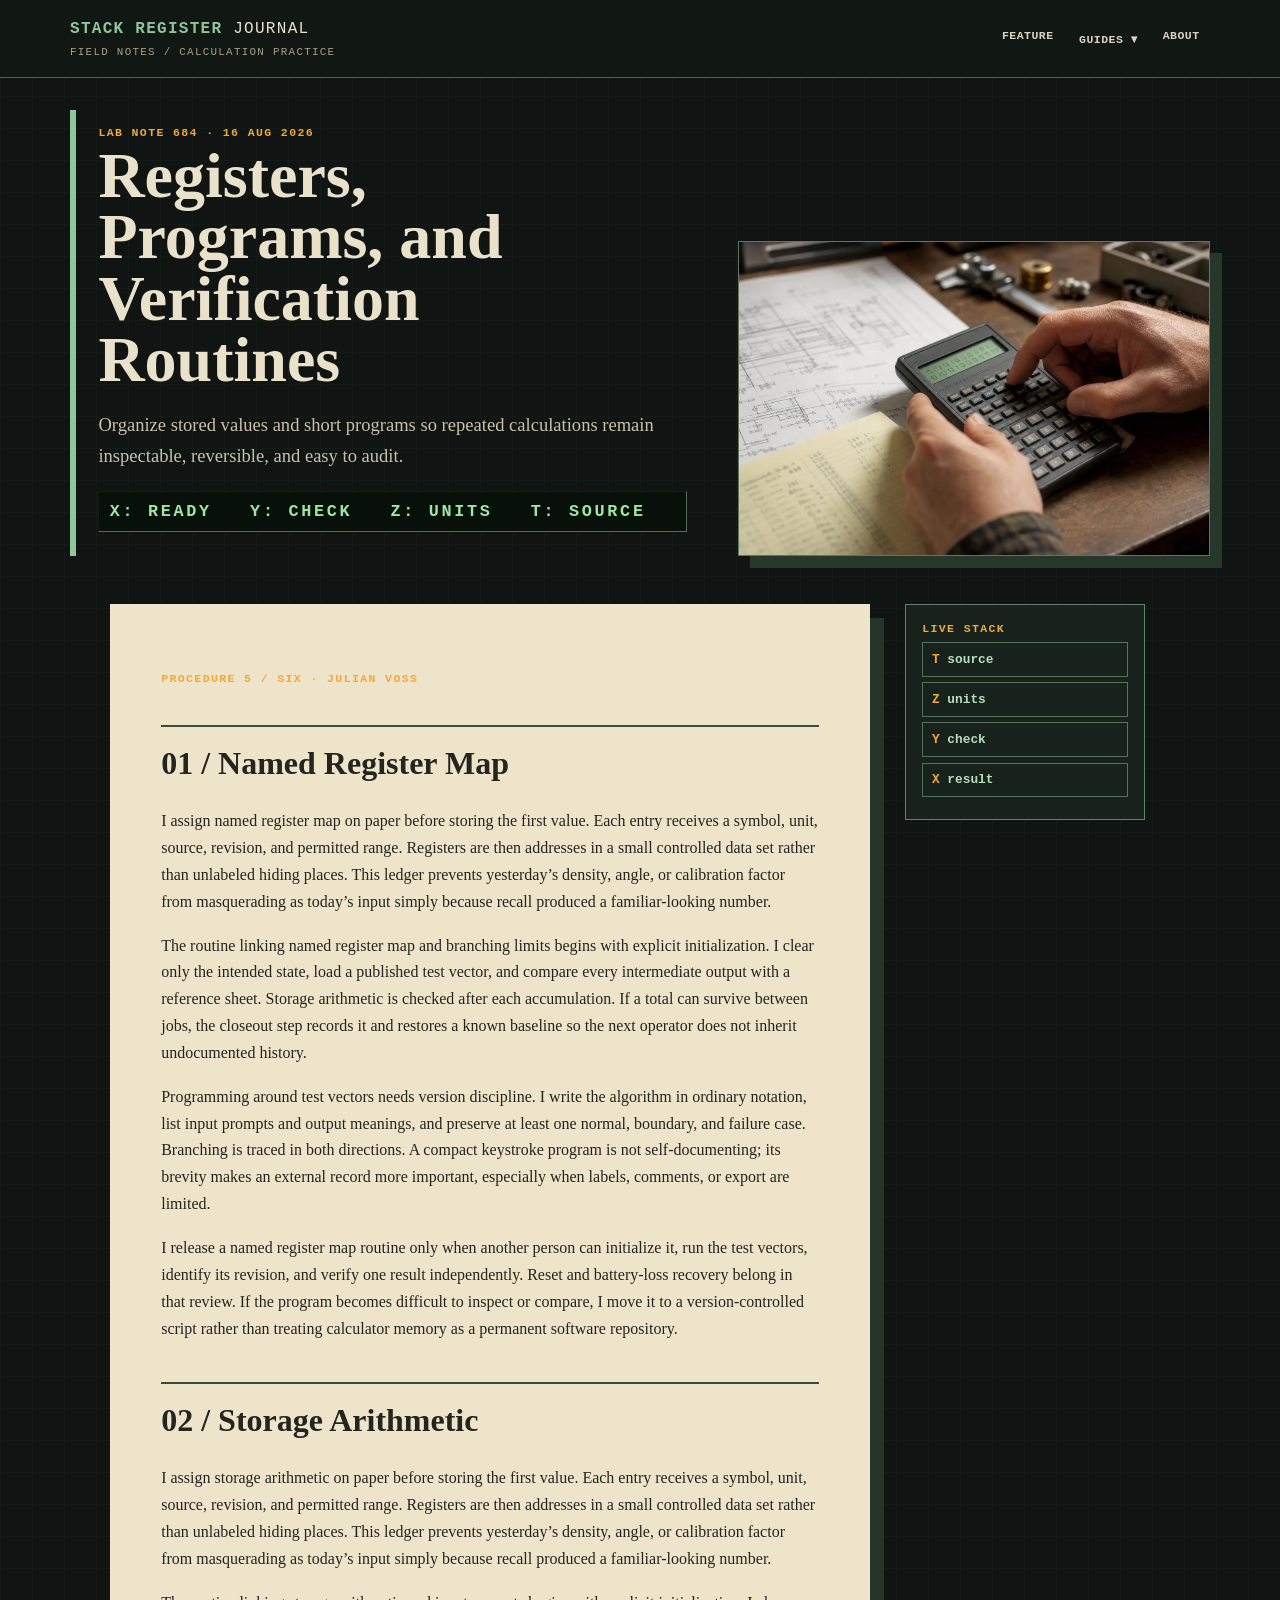
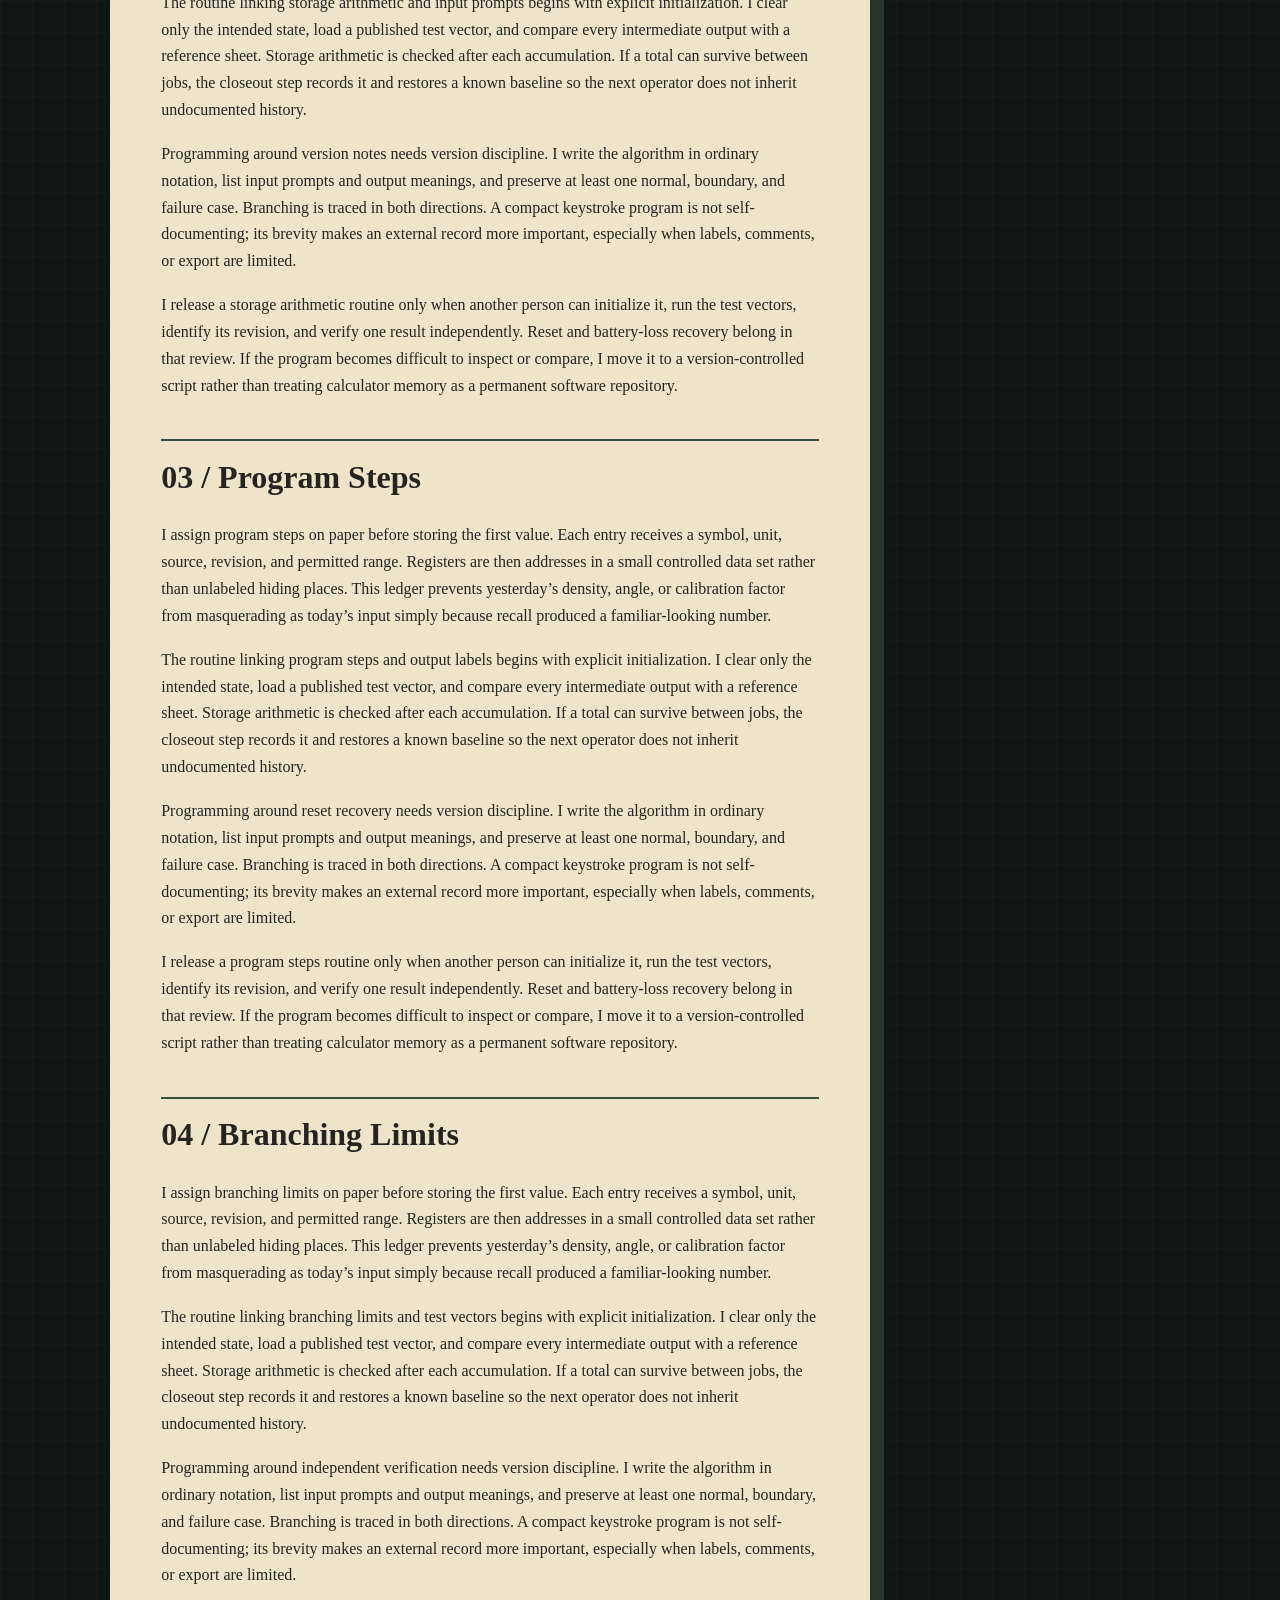
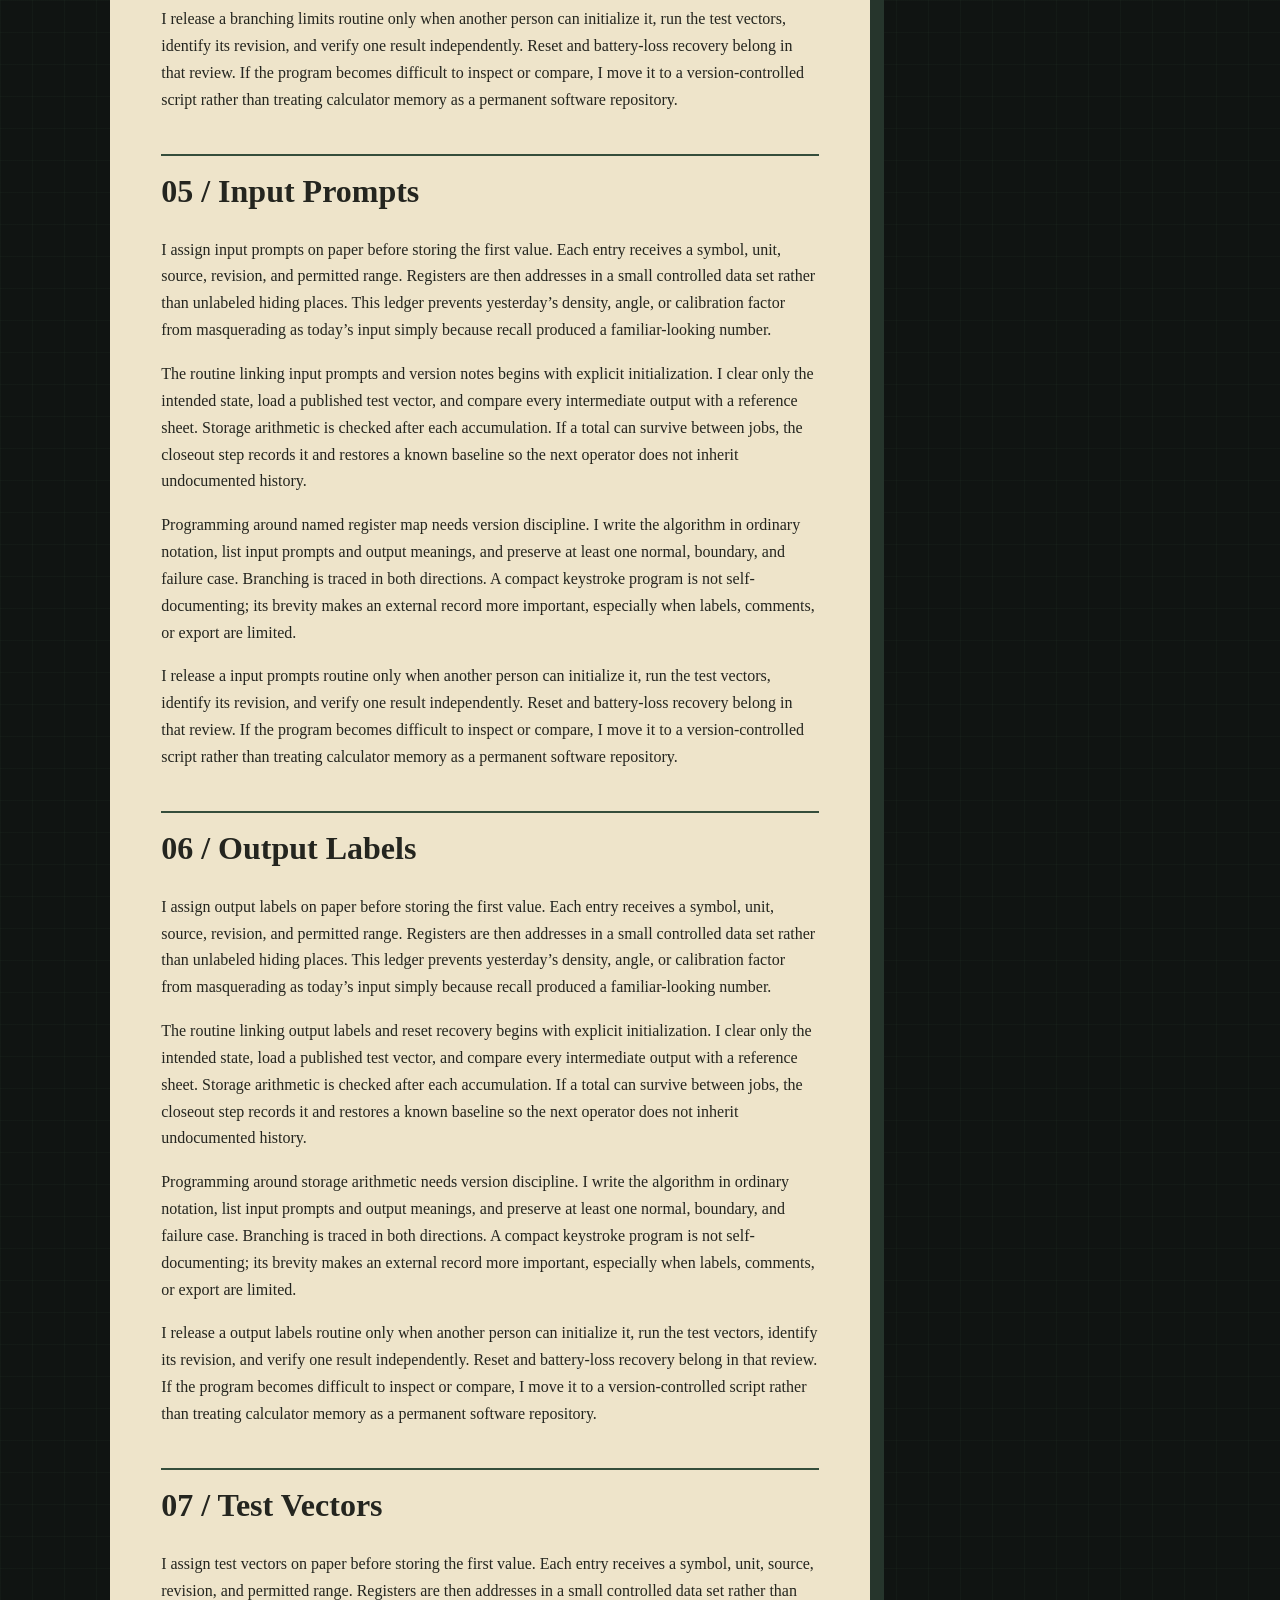
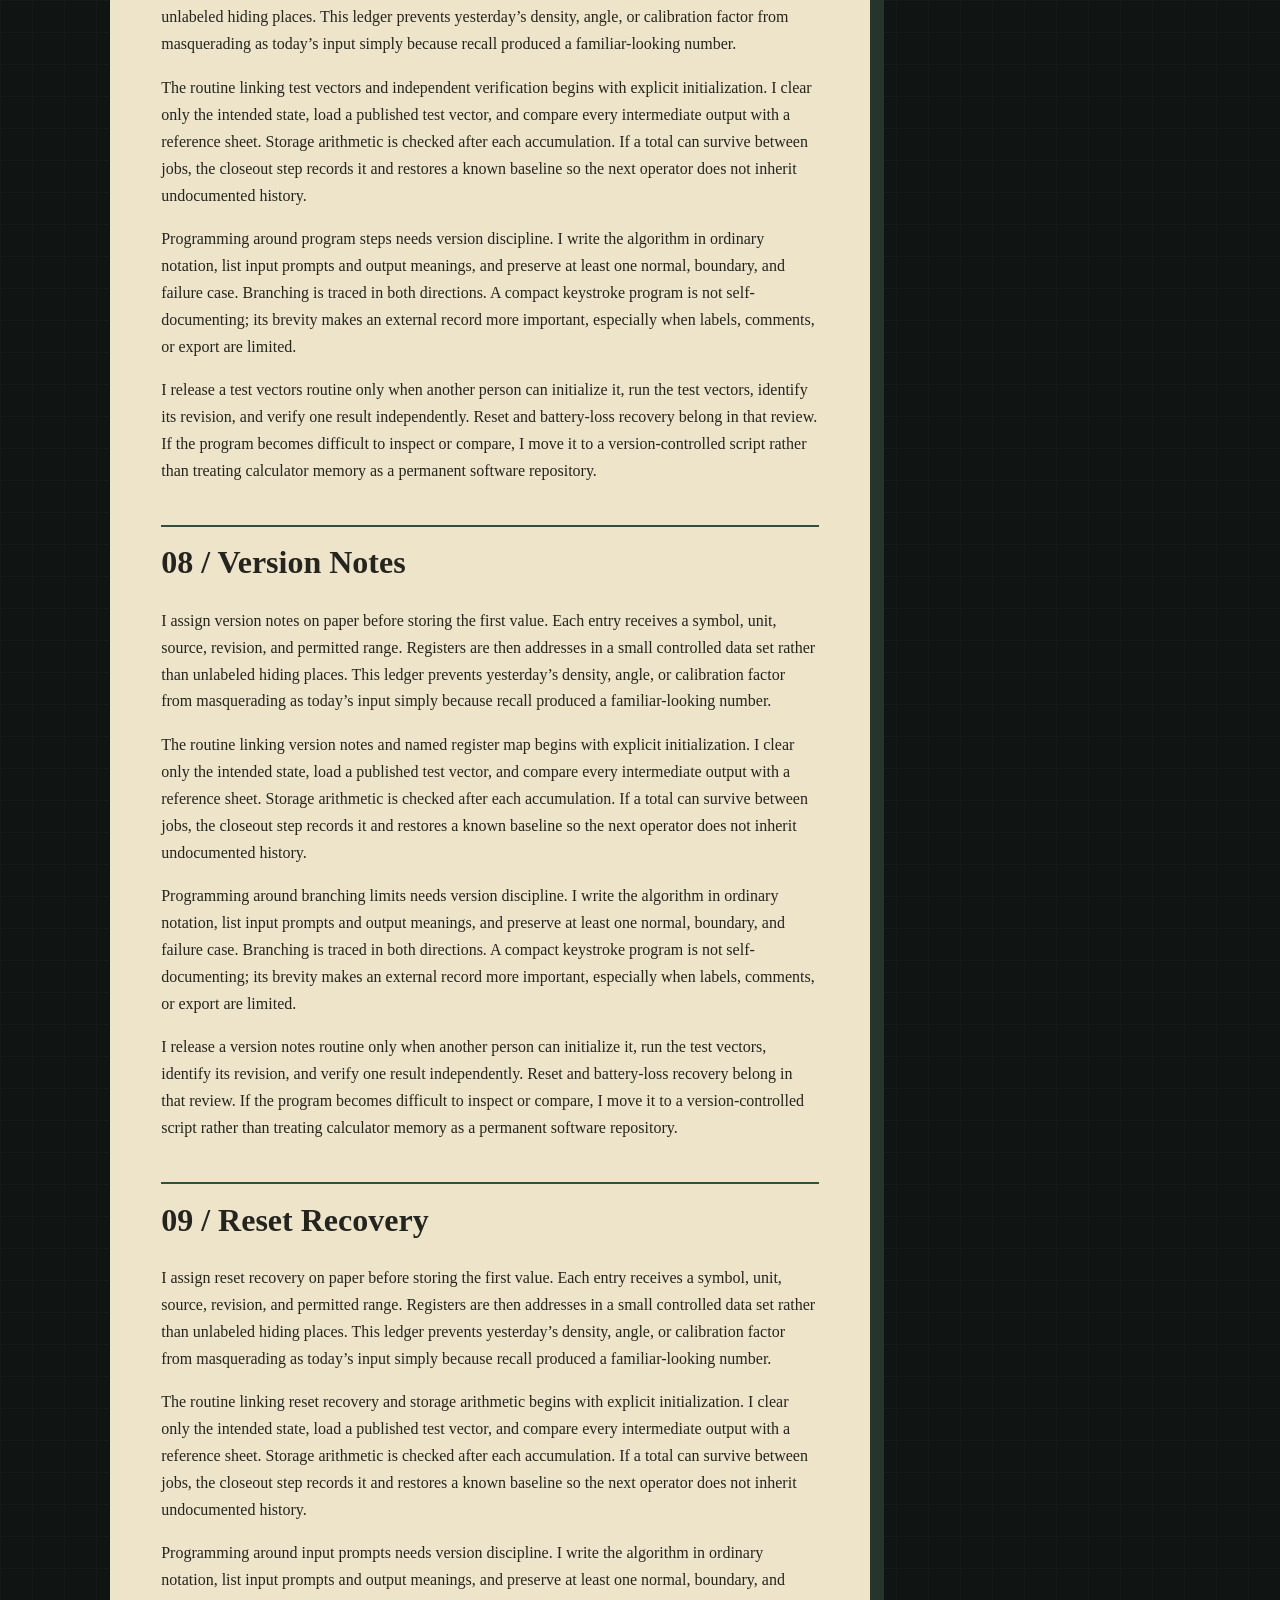
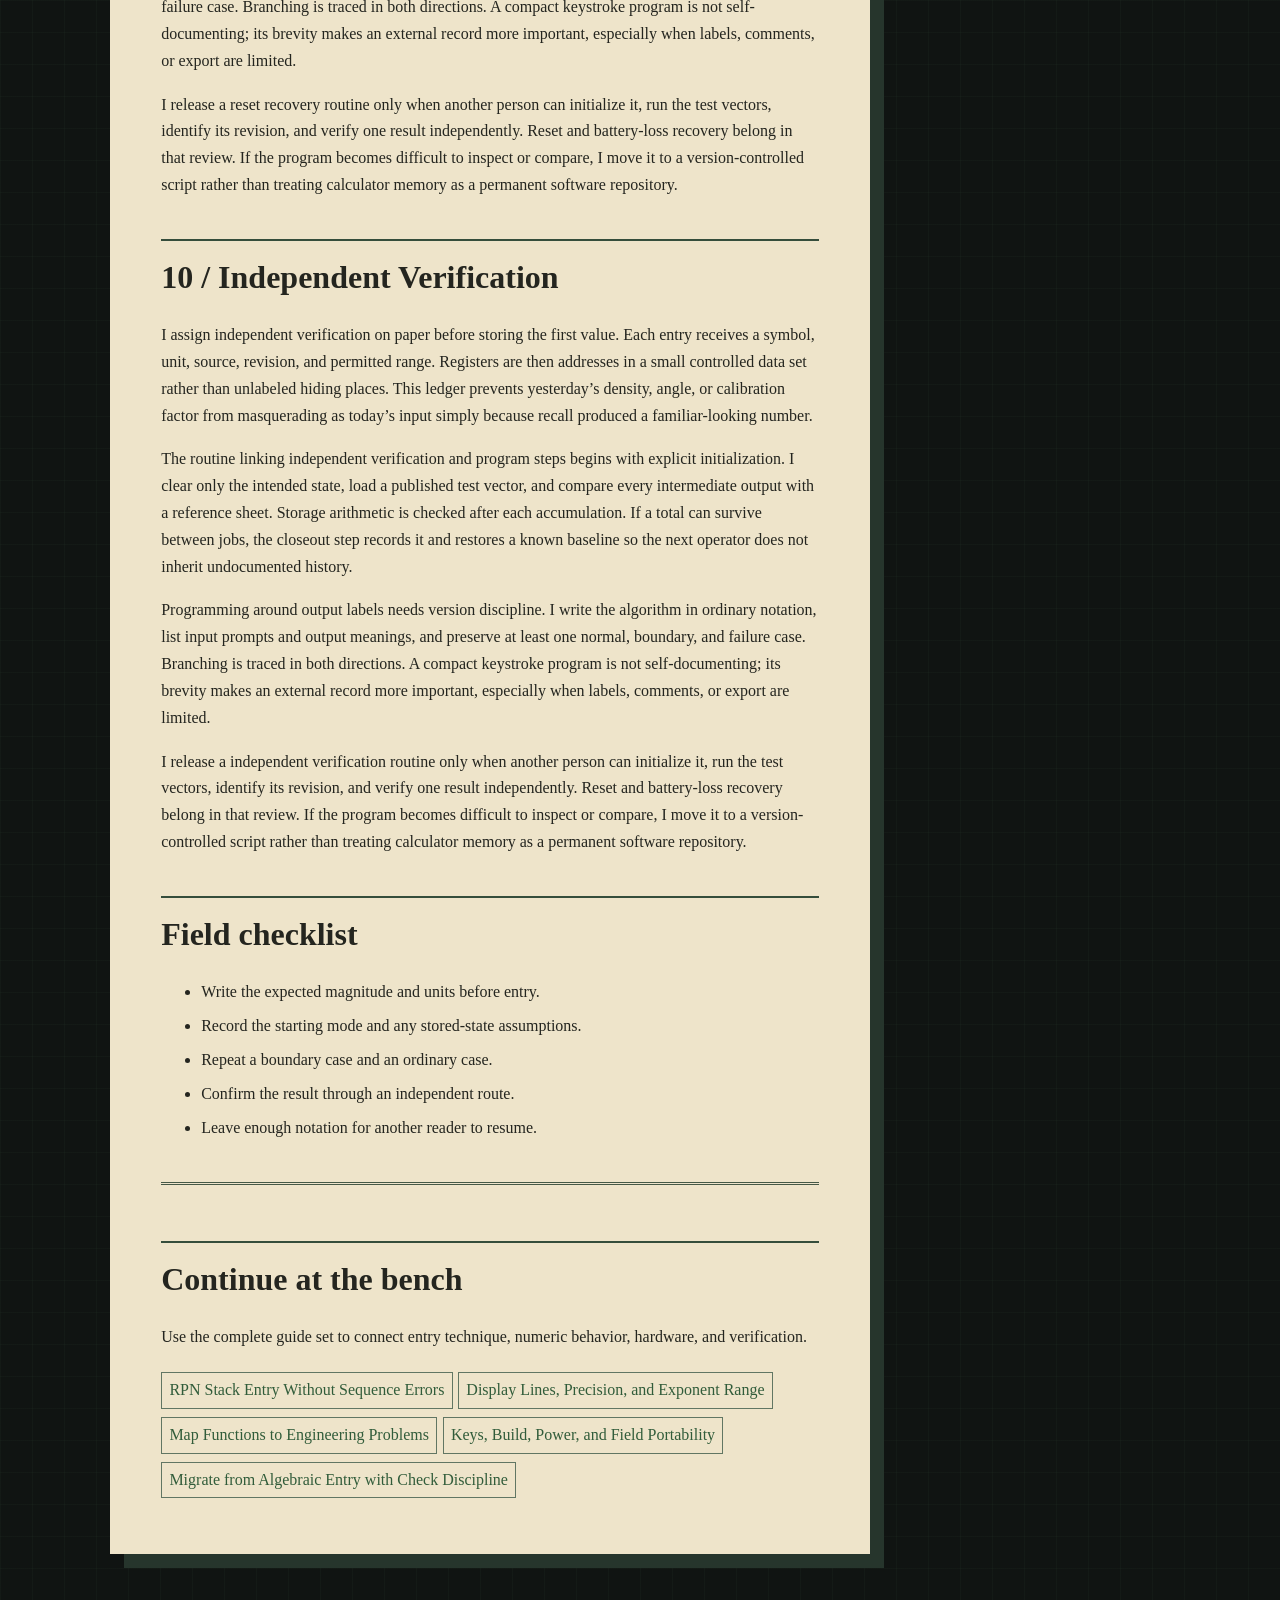
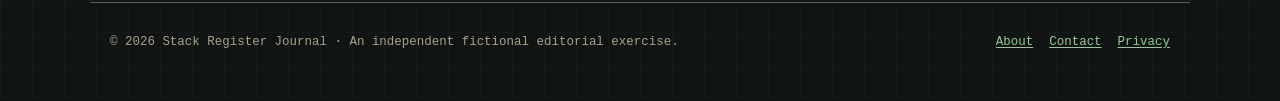
<file: memory-programming.html>
<!doctype html><html lang="en"><head><meta charset="utf-8"><meta name="viewport" content="width=device-width,initial-scale=1"><title>Registers, Programs, and Verification Routines | Stack Register Journal</title><meta name="description" content="Organize stored values and short programs so repeated calculations remain inspectable, reversible, and easy to audit."><link rel="canonical" href="https://armaragex.github.io/lestallion-rpn-calculators-684/memory-programming.html"><meta property="og:type" content="article"><meta property="og:title" content="Registers, Programs, and Verification Routines"><meta property="og:description" content="Organize stored values and short programs so repeated calculations remain inspectable, reversible, and easy to audit."><meta property="og:url" content="https://armaragex.github.io/lestallion-rpn-calculators-684/memory-programming.html"><meta property="og:image" content="https://armaragex.github.io/lestallion-rpn-calculators-684/workflow.webp"><link rel="icon" href="data:image/svg+xml,%3Csvg xmlns='http://www.w3.org/2000/svg'/%3E"><link rel="stylesheet" href="style.css"><script type="application/ld+json">{"@context":"https://schema.org","@type":"Article","headline":"Registers, Programs, and Verification Routines","datePublished":"2026-08-16","dateModified":"2026-08-16","author":{"@type":"Person","name":"Julian Voss"},"publisher":{"@type":"Organization","name":"Stack Register Journal"},"mainEntityOfPage":"https://armaragex.github.io/lestallion-rpn-calculators-684/memory-programming.html"}</script><script defer src="site.js"></script></head><body><a class="skip" href="#content">Skip to article</a><header class="mast"><div class="mast-inner"><a class="brand" href="index.html"><b>STACK REGISTER</b> JOURNAL<small>FIELD NOTES / CALCULATION PRACTICE</small></a><button class="nav-toggle" aria-expanded="false" aria-controls="primary-nav">Menu</button><nav class="nav" id="primary-nav" aria-label="Primary"><ul><li><a href="index.html">Feature</a></li><li class="dropdown"><button class="dropbtn" aria-expanded="false">Guides ▾</button><ul class="dropdown-menu"><li><a href="stack-entry.html">Stack entry</a></li><li><a href="display-precision.html">Display & precision</a></li><li><a href="engineering-functions.html">Functions</a></li><li><a href="field-hardware.html">Field hardware</a></li><li><a href="memory-programming.html">Memory & programs</a></li><li><a href="migration-checks.html">Migration checks</a></li></ul></li><li><a href="about.html">About</a></li></ul></nav></div></header><section class="hero small-hero"><div class="hero-copy"><div class="kicker">Lab note 684 · 16 AUG 2026</div><h1>Registers, Programs, and Verification Routines</h1><p class="dek">Organize stored values and short programs so repeated calculations remain inspectable, reversible, and easy to audit.</p><div class="readout">X: READY &nbsp; Y: CHECK &nbsp; Z: UNITS &nbsp; T: SOURCE</div></div><img src="workflow.webp" width="1536" height="1024" alt="RPN calculator and engineering notebook illustration" decoding="async"></section><main id="content" class="layout"><article class="paper"><p class="utility">Procedure 5 / six · Julian Voss</p><section><h2>01 / Named Register Map</h2><p>I assign named register map on paper before storing the first value. Each entry receives a symbol, unit, source, revision, and permitted range. Registers are then addresses in a small controlled data set rather than unlabeled hiding places. This ledger prevents yesterday’s density, angle, or calibration factor from masquerading as today’s input simply because recall produced a familiar-looking number.</p><p>The routine linking named register map and branching limits begins with explicit initialization. I clear only the intended state, load a published test vector, and compare every intermediate output with a reference sheet. Storage arithmetic is checked after each accumulation. If a total can survive between jobs, the closeout step records it and restores a known baseline so the next operator does not inherit undocumented history.</p><p>Programming around test vectors needs version discipline. I write the algorithm in ordinary notation, list input prompts and output meanings, and preserve at least one normal, boundary, and failure case. Branching is traced in both directions. A compact keystroke program is not self-documenting; its brevity makes an external record more important, especially when labels, comments, or export are limited.</p><p>I release a named register map routine only when another person can initialize it, run the test vectors, identify its revision, and verify one result independently. Reset and battery-loss recovery belong in that review. If the program becomes difficult to inspect or compare, I move it to a version-controlled script rather than treating calculator memory as a permanent software repository.</p></section><section><h2>02 / Storage Arithmetic</h2><p>I assign storage arithmetic on paper before storing the first value. Each entry receives a symbol, unit, source, revision, and permitted range. Registers are then addresses in a small controlled data set rather than unlabeled hiding places. This ledger prevents yesterday’s density, angle, or calibration factor from masquerading as today’s input simply because recall produced a familiar-looking number.</p><p>The routine linking storage arithmetic and input prompts begins with explicit initialization. I clear only the intended state, load a published test vector, and compare every intermediate output with a reference sheet. Storage arithmetic is checked after each accumulation. If a total can survive between jobs, the closeout step records it and restores a known baseline so the next operator does not inherit undocumented history.</p><p>Programming around version notes needs version discipline. I write the algorithm in ordinary notation, list input prompts and output meanings, and preserve at least one normal, boundary, and failure case. Branching is traced in both directions. A compact keystroke program is not self-documenting; its brevity makes an external record more important, especially when labels, comments, or export are limited.</p><p>I release a storage arithmetic routine only when another person can initialize it, run the test vectors, identify its revision, and verify one result independently. Reset and battery-loss recovery belong in that review. If the program becomes difficult to inspect or compare, I move it to a version-controlled script rather than treating calculator memory as a permanent software repository.</p></section><section><h2>03 / Program Steps</h2><p>I assign program steps on paper before storing the first value. Each entry receives a symbol, unit, source, revision, and permitted range. Registers are then addresses in a small controlled data set rather than unlabeled hiding places. This ledger prevents yesterday’s density, angle, or calibration factor from masquerading as today’s input simply because recall produced a familiar-looking number.</p><p>The routine linking program steps and output labels begins with explicit initialization. I clear only the intended state, load a published test vector, and compare every intermediate output with a reference sheet. Storage arithmetic is checked after each accumulation. If a total can survive between jobs, the closeout step records it and restores a known baseline so the next operator does not inherit undocumented history.</p><p>Programming around reset recovery needs version discipline. I write the algorithm in ordinary notation, list input prompts and output meanings, and preserve at least one normal, boundary, and failure case. Branching is traced in both directions. A compact keystroke program is not self-documenting; its brevity makes an external record more important, especially when labels, comments, or export are limited.</p><p>I release a program steps routine only when another person can initialize it, run the test vectors, identify its revision, and verify one result independently. Reset and battery-loss recovery belong in that review. If the program becomes difficult to inspect or compare, I move it to a version-controlled script rather than treating calculator memory as a permanent software repository.</p></section><section><h2>04 / Branching Limits</h2><p>I assign branching limits on paper before storing the first value. Each entry receives a symbol, unit, source, revision, and permitted range. Registers are then addresses in a small controlled data set rather than unlabeled hiding places. This ledger prevents yesterday’s density, angle, or calibration factor from masquerading as today’s input simply because recall produced a familiar-looking number.</p><p>The routine linking branching limits and test vectors begins with explicit initialization. I clear only the intended state, load a published test vector, and compare every intermediate output with a reference sheet. Storage arithmetic is checked after each accumulation. If a total can survive between jobs, the closeout step records it and restores a known baseline so the next operator does not inherit undocumented history.</p><p>Programming around independent verification needs version discipline. I write the algorithm in ordinary notation, list input prompts and output meanings, and preserve at least one normal, boundary, and failure case. Branching is traced in both directions. A compact keystroke program is not self-documenting; its brevity makes an external record more important, especially when labels, comments, or export are limited.</p><p>I release a branching limits routine only when another person can initialize it, run the test vectors, identify its revision, and verify one result independently. Reset and battery-loss recovery belong in that review. If the program becomes difficult to inspect or compare, I move it to a version-controlled script rather than treating calculator memory as a permanent software repository.</p></section><section><h2>05 / Input Prompts</h2><p>I assign input prompts on paper before storing the first value. Each entry receives a symbol, unit, source, revision, and permitted range. Registers are then addresses in a small controlled data set rather than unlabeled hiding places. This ledger prevents yesterday’s density, angle, or calibration factor from masquerading as today’s input simply because recall produced a familiar-looking number.</p><p>The routine linking input prompts and version notes begins with explicit initialization. I clear only the intended state, load a published test vector, and compare every intermediate output with a reference sheet. Storage arithmetic is checked after each accumulation. If a total can survive between jobs, the closeout step records it and restores a known baseline so the next operator does not inherit undocumented history.</p><p>Programming around named register map needs version discipline. I write the algorithm in ordinary notation, list input prompts and output meanings, and preserve at least one normal, boundary, and failure case. Branching is traced in both directions. A compact keystroke program is not self-documenting; its brevity makes an external record more important, especially when labels, comments, or export are limited.</p><p>I release a input prompts routine only when another person can initialize it, run the test vectors, identify its revision, and verify one result independently. Reset and battery-loss recovery belong in that review. If the program becomes difficult to inspect or compare, I move it to a version-controlled script rather than treating calculator memory as a permanent software repository.</p></section><section><h2>06 / Output Labels</h2><p>I assign output labels on paper before storing the first value. Each entry receives a symbol, unit, source, revision, and permitted range. Registers are then addresses in a small controlled data set rather than unlabeled hiding places. This ledger prevents yesterday’s density, angle, or calibration factor from masquerading as today’s input simply because recall produced a familiar-looking number.</p><p>The routine linking output labels and reset recovery begins with explicit initialization. I clear only the intended state, load a published test vector, and compare every intermediate output with a reference sheet. Storage arithmetic is checked after each accumulation. If a total can survive between jobs, the closeout step records it and restores a known baseline so the next operator does not inherit undocumented history.</p><p>Programming around storage arithmetic needs version discipline. I write the algorithm in ordinary notation, list input prompts and output meanings, and preserve at least one normal, boundary, and failure case. Branching is traced in both directions. A compact keystroke program is not self-documenting; its brevity makes an external record more important, especially when labels, comments, or export are limited.</p><p>I release a output labels routine only when another person can initialize it, run the test vectors, identify its revision, and verify one result independently. Reset and battery-loss recovery belong in that review. If the program becomes difficult to inspect or compare, I move it to a version-controlled script rather than treating calculator memory as a permanent software repository.</p></section><section><h2>07 / Test Vectors</h2><p>I assign test vectors on paper before storing the first value. Each entry receives a symbol, unit, source, revision, and permitted range. Registers are then addresses in a small controlled data set rather than unlabeled hiding places. This ledger prevents yesterday’s density, angle, or calibration factor from masquerading as today’s input simply because recall produced a familiar-looking number.</p><p>The routine linking test vectors and independent verification begins with explicit initialization. I clear only the intended state, load a published test vector, and compare every intermediate output with a reference sheet. Storage arithmetic is checked after each accumulation. If a total can survive between jobs, the closeout step records it and restores a known baseline so the next operator does not inherit undocumented history.</p><p>Programming around program steps needs version discipline. I write the algorithm in ordinary notation, list input prompts and output meanings, and preserve at least one normal, boundary, and failure case. Branching is traced in both directions. A compact keystroke program is not self-documenting; its brevity makes an external record more important, especially when labels, comments, or export are limited.</p><p>I release a test vectors routine only when another person can initialize it, run the test vectors, identify its revision, and verify one result independently. Reset and battery-loss recovery belong in that review. If the program becomes difficult to inspect or compare, I move it to a version-controlled script rather than treating calculator memory as a permanent software repository.</p></section><section><h2>08 / Version Notes</h2><p>I assign version notes on paper before storing the first value. Each entry receives a symbol, unit, source, revision, and permitted range. Registers are then addresses in a small controlled data set rather than unlabeled hiding places. This ledger prevents yesterday’s density, angle, or calibration factor from masquerading as today’s input simply because recall produced a familiar-looking number.</p><p>The routine linking version notes and named register map begins with explicit initialization. I clear only the intended state, load a published test vector, and compare every intermediate output with a reference sheet. Storage arithmetic is checked after each accumulation. If a total can survive between jobs, the closeout step records it and restores a known baseline so the next operator does not inherit undocumented history.</p><p>Programming around branching limits needs version discipline. I write the algorithm in ordinary notation, list input prompts and output meanings, and preserve at least one normal, boundary, and failure case. Branching is traced in both directions. A compact keystroke program is not self-documenting; its brevity makes an external record more important, especially when labels, comments, or export are limited.</p><p>I release a version notes routine only when another person can initialize it, run the test vectors, identify its revision, and verify one result independently. Reset and battery-loss recovery belong in that review. If the program becomes difficult to inspect or compare, I move it to a version-controlled script rather than treating calculator memory as a permanent software repository.</p></section><section><h2>09 / Reset Recovery</h2><p>I assign reset recovery on paper before storing the first value. Each entry receives a symbol, unit, source, revision, and permitted range. Registers are then addresses in a small controlled data set rather than unlabeled hiding places. This ledger prevents yesterday’s density, angle, or calibration factor from masquerading as today’s input simply because recall produced a familiar-looking number.</p><p>The routine linking reset recovery and storage arithmetic begins with explicit initialization. I clear only the intended state, load a published test vector, and compare every intermediate output with a reference sheet. Storage arithmetic is checked after each accumulation. If a total can survive between jobs, the closeout step records it and restores a known baseline so the next operator does not inherit undocumented history.</p><p>Programming around input prompts needs version discipline. I write the algorithm in ordinary notation, list input prompts and output meanings, and preserve at least one normal, boundary, and failure case. Branching is traced in both directions. A compact keystroke program is not self-documenting; its brevity makes an external record more important, especially when labels, comments, or export are limited.</p><p>I release a reset recovery routine only when another person can initialize it, run the test vectors, identify its revision, and verify one result independently. Reset and battery-loss recovery belong in that review. If the program becomes difficult to inspect or compare, I move it to a version-controlled script rather than treating calculator memory as a permanent software repository.</p></section><section><h2>10 / Independent Verification</h2><p>I assign independent verification on paper before storing the first value. Each entry receives a symbol, unit, source, revision, and permitted range. Registers are then addresses in a small controlled data set rather than unlabeled hiding places. This ledger prevents yesterday’s density, angle, or calibration factor from masquerading as today’s input simply because recall produced a familiar-looking number.</p><p>The routine linking independent verification and program steps begins with explicit initialization. I clear only the intended state, load a published test vector, and compare every intermediate output with a reference sheet. Storage arithmetic is checked after each accumulation. If a total can survive between jobs, the closeout step records it and restores a known baseline so the next operator does not inherit undocumented history.</p><p>Programming around output labels needs version discipline. I write the algorithm in ordinary notation, list input prompts and output meanings, and preserve at least one normal, boundary, and failure case. Branching is traced in both directions. A compact keystroke program is not self-documenting; its brevity makes an external record more important, especially when labels, comments, or export are limited.</p><p>I release a independent verification routine only when another person can initialize it, run the test vectors, identify its revision, and verify one result independently. Reset and battery-loss recovery belong in that review. If the program becomes difficult to inspect or compare, I move it to a version-controlled script rather than treating calculator memory as a permanent software repository.</p></section><section><h2>Field checklist</h2><ul><li>Write the expected magnitude and units before entry.</li><li>Record the starting mode and any stored-state assumptions.</li><li>Repeat a boundary case and an ordinary case.</li><li>Confirm the result through an independent route.</li><li>Leave enough notation for another reader to resume.</li></ul></section><aside class="guide-mesh"><h2>Continue at the bench</h2><p>Use the complete guide set to connect entry technique, numeric behavior, hardware, and verification.</p><a href="stack-entry.html">RPN Stack Entry Without Sequence Errors</a><a href="display-precision.html">Display Lines, Precision, and Exponent Range</a><a href="engineering-functions.html">Map Functions to Engineering Problems</a><a href="field-hardware.html">Keys, Build, Power, and Field Portability</a><a href="migration-checks.html">Migrate from Algebraic Entry with Check Discipline</a></aside></article><aside class="stack" aria-label="Four-level stack diagram"><span class="utility">Live stack</span><div data-level="T">source</div><div data-level="Z">units</div><div data-level="Y">check</div><div data-level="X">result</div></aside></main><footer class="site-foot"><span>© 2026 Stack Register Journal · An independent fictional editorial exercise.</span><nav><a href="about.html">About</a><a href="contact.html">Contact</a><a href="privacy.html">Privacy</a></nav></footer></body></html>
</file>
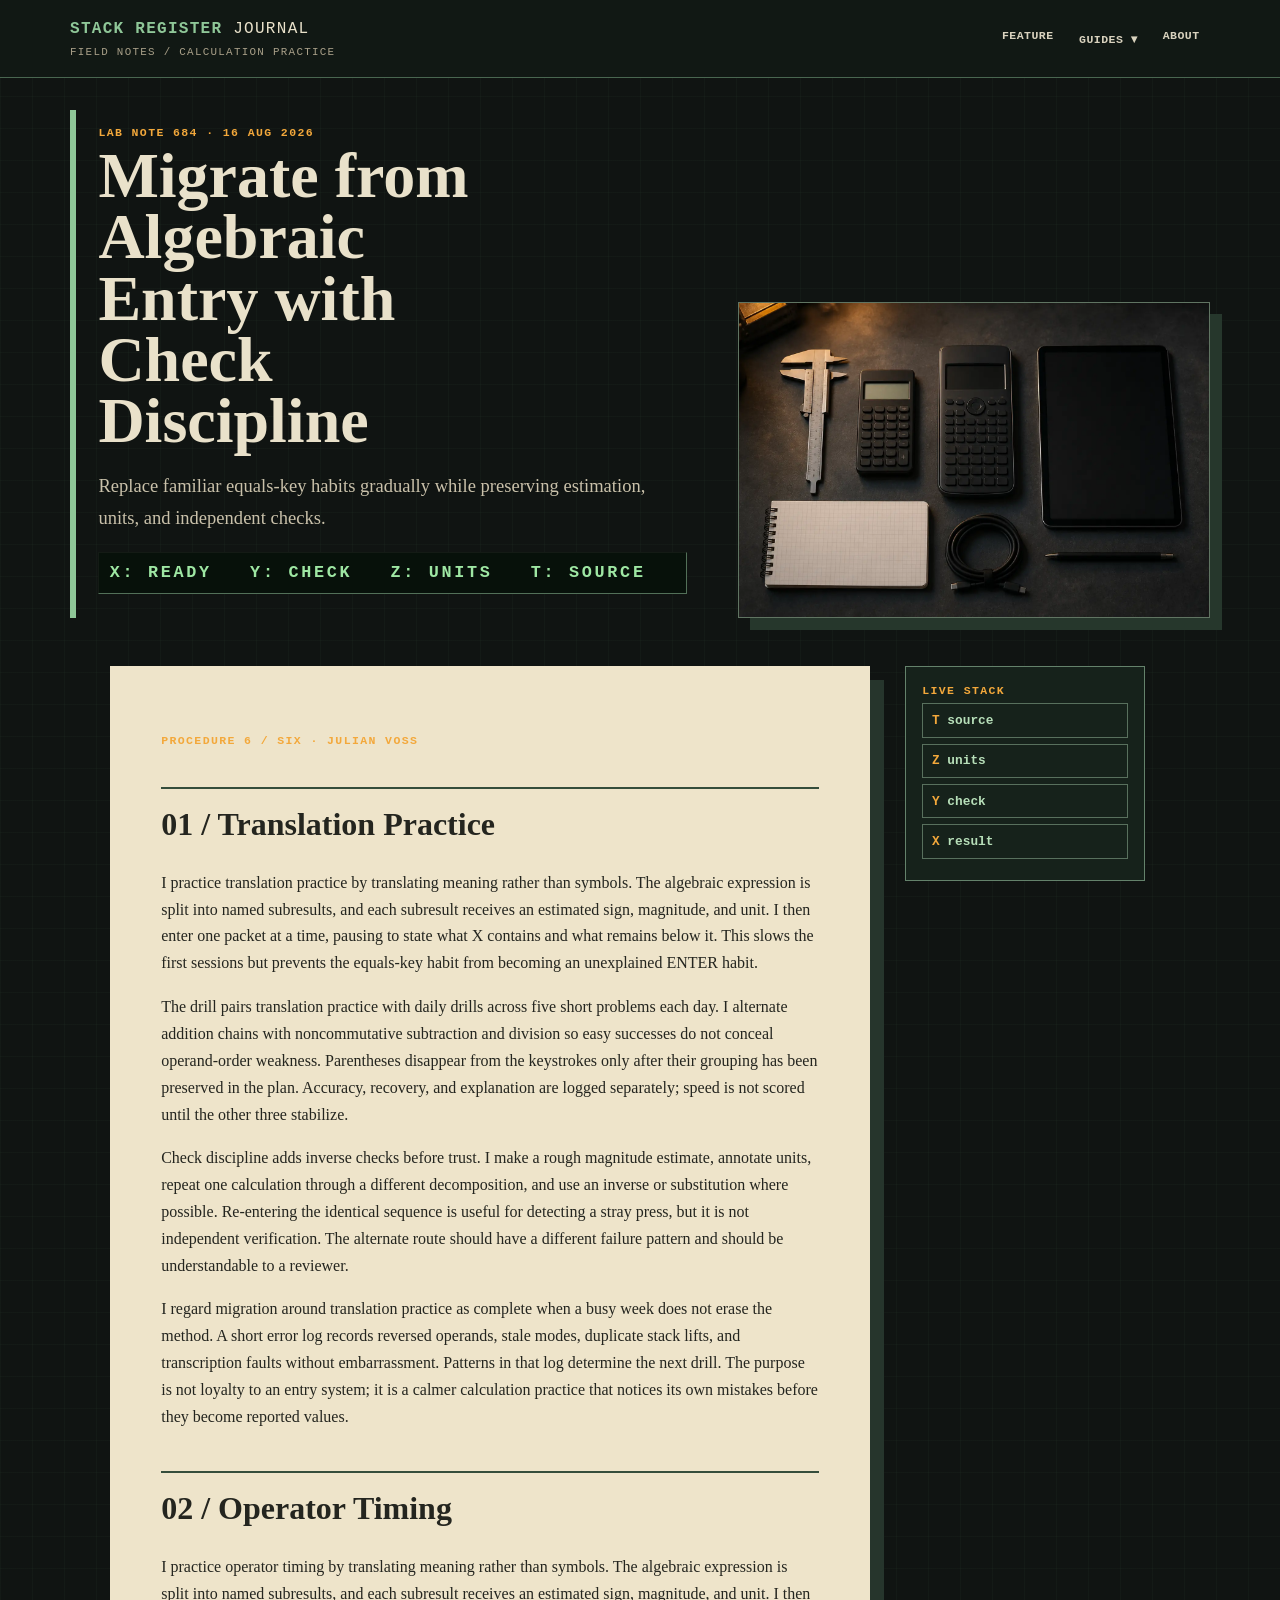
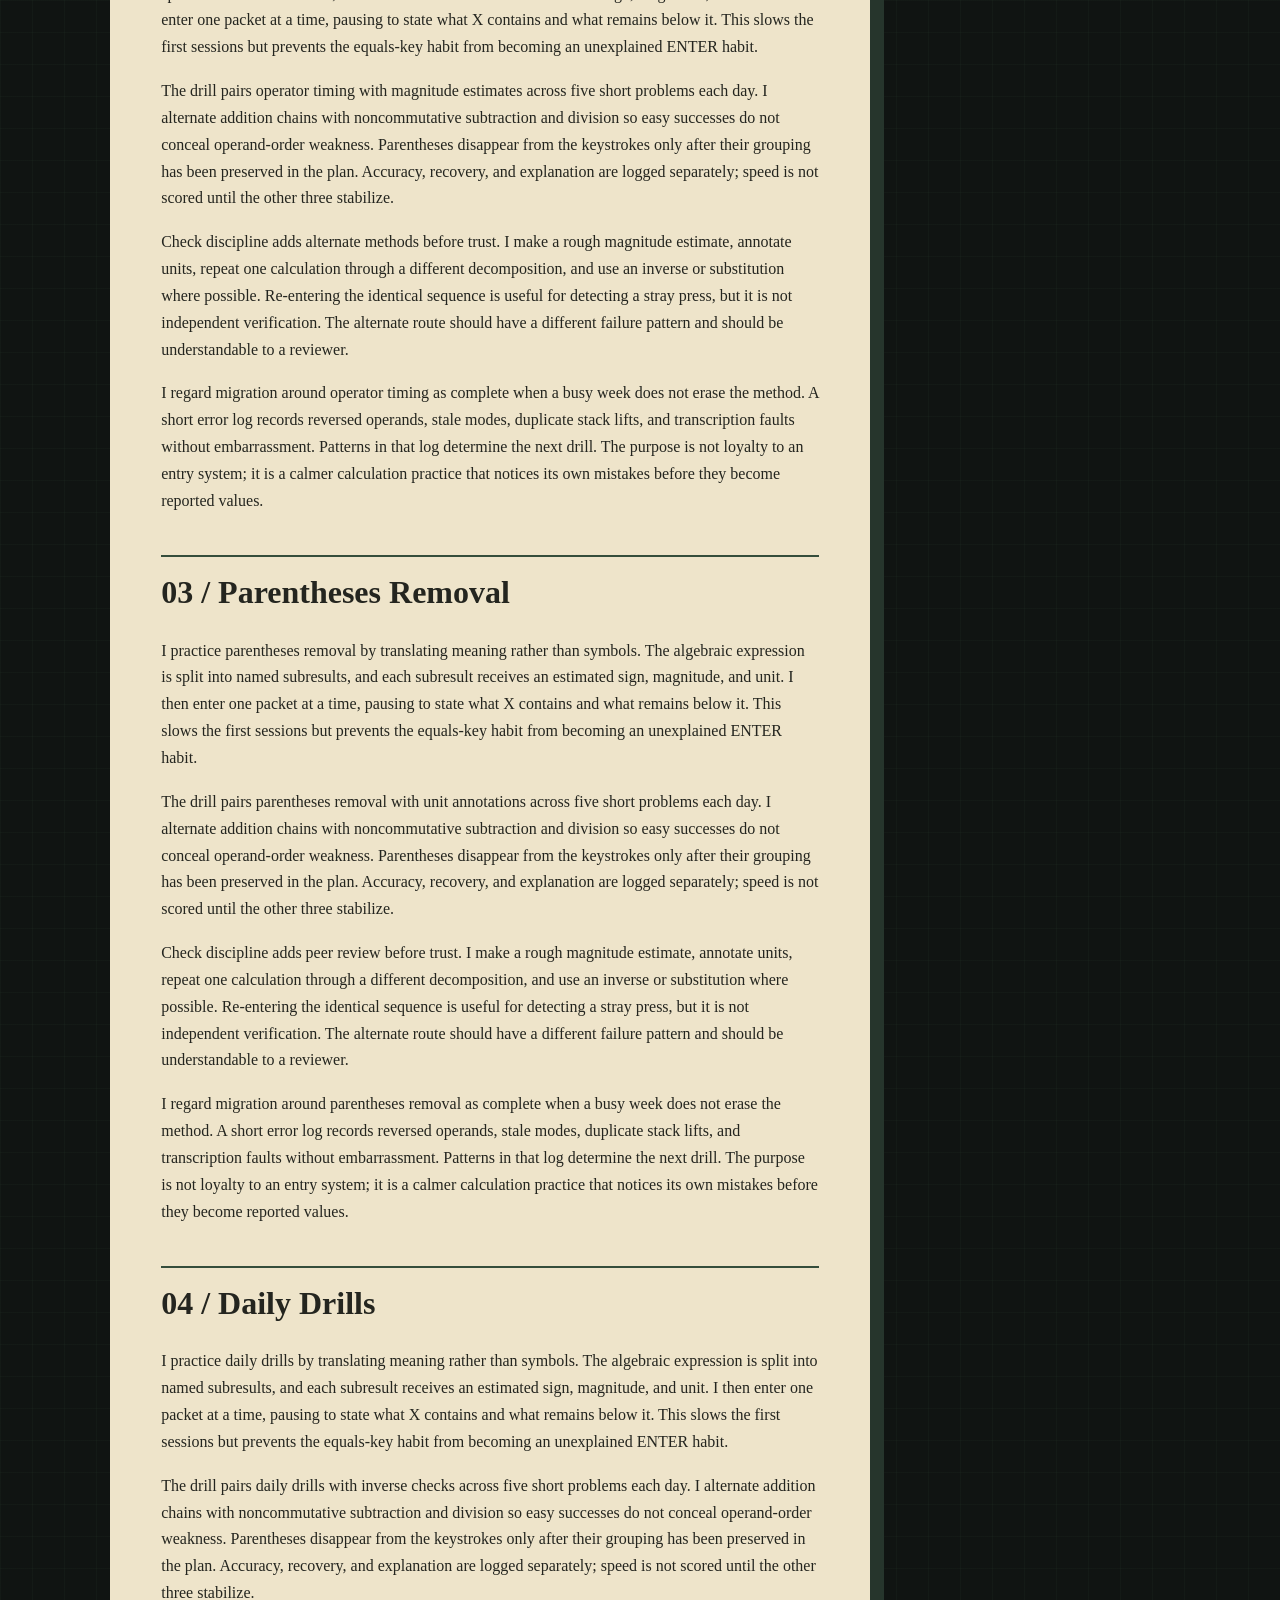
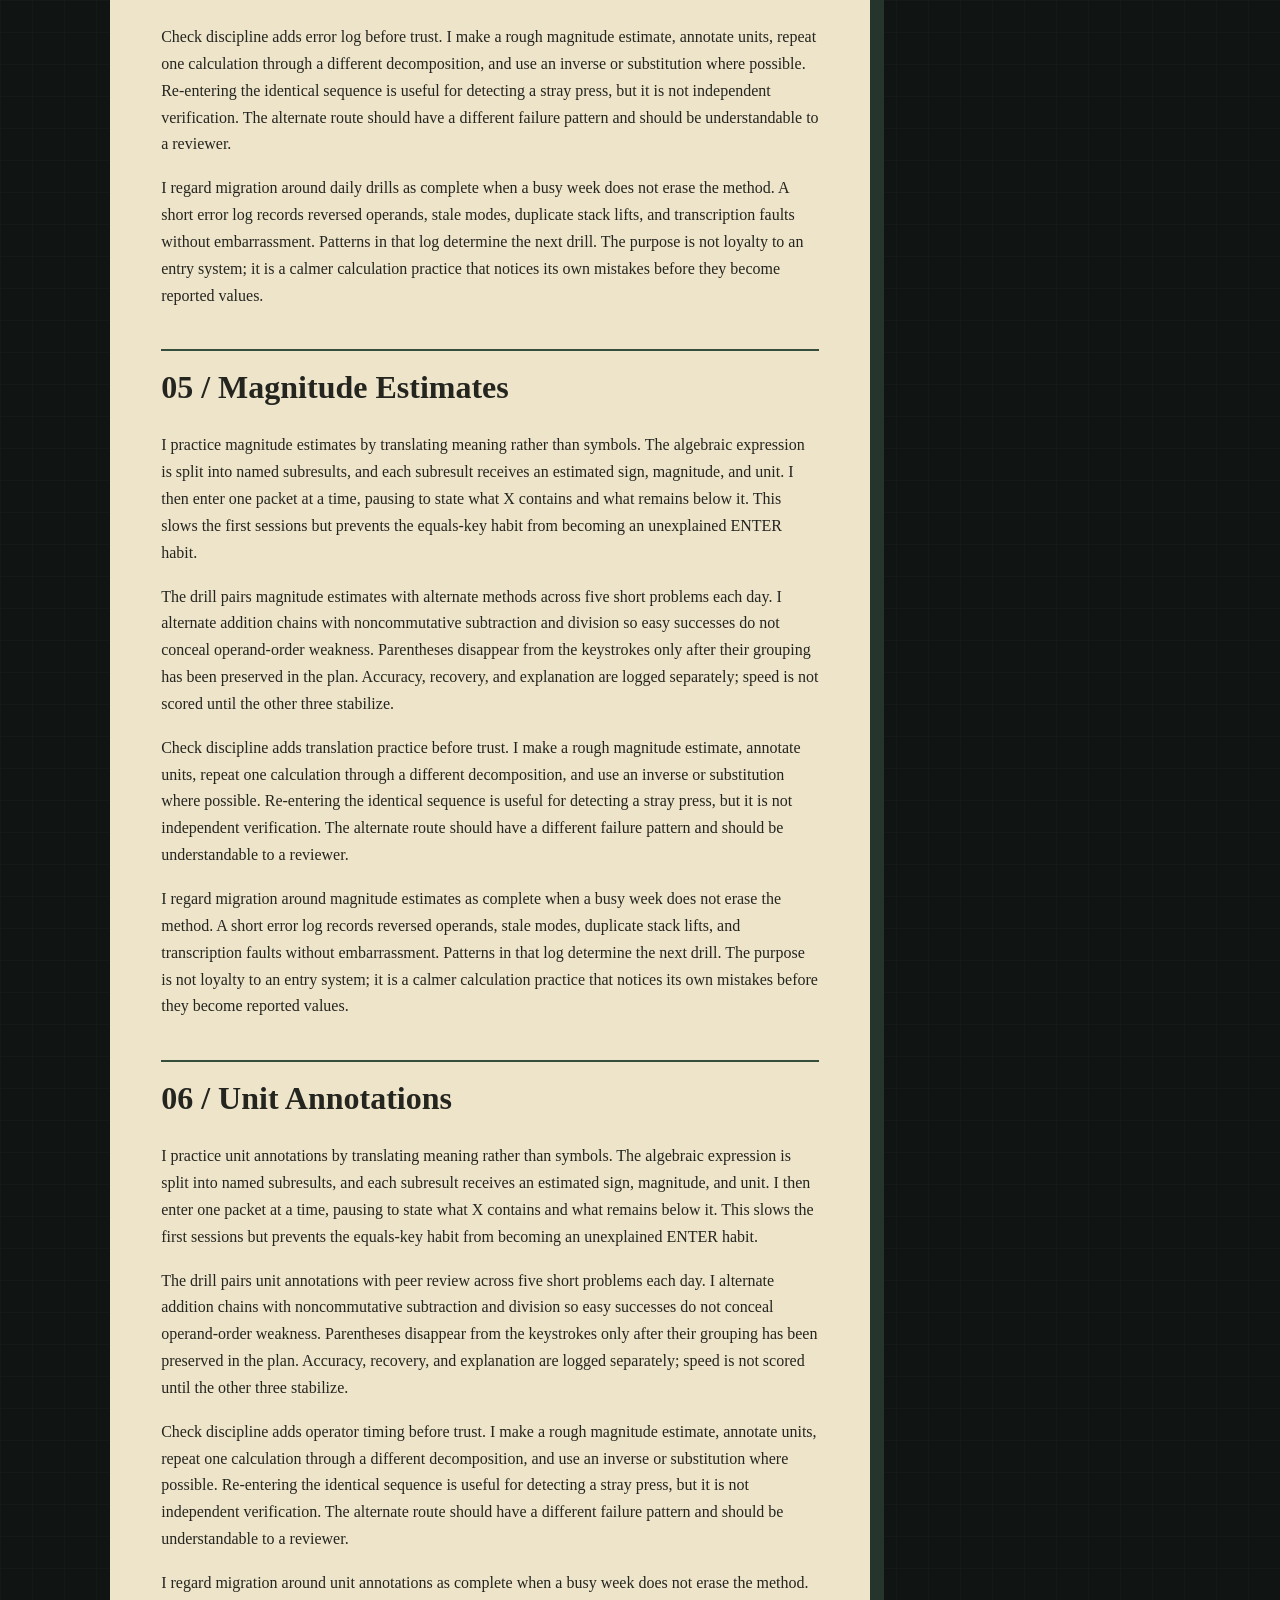
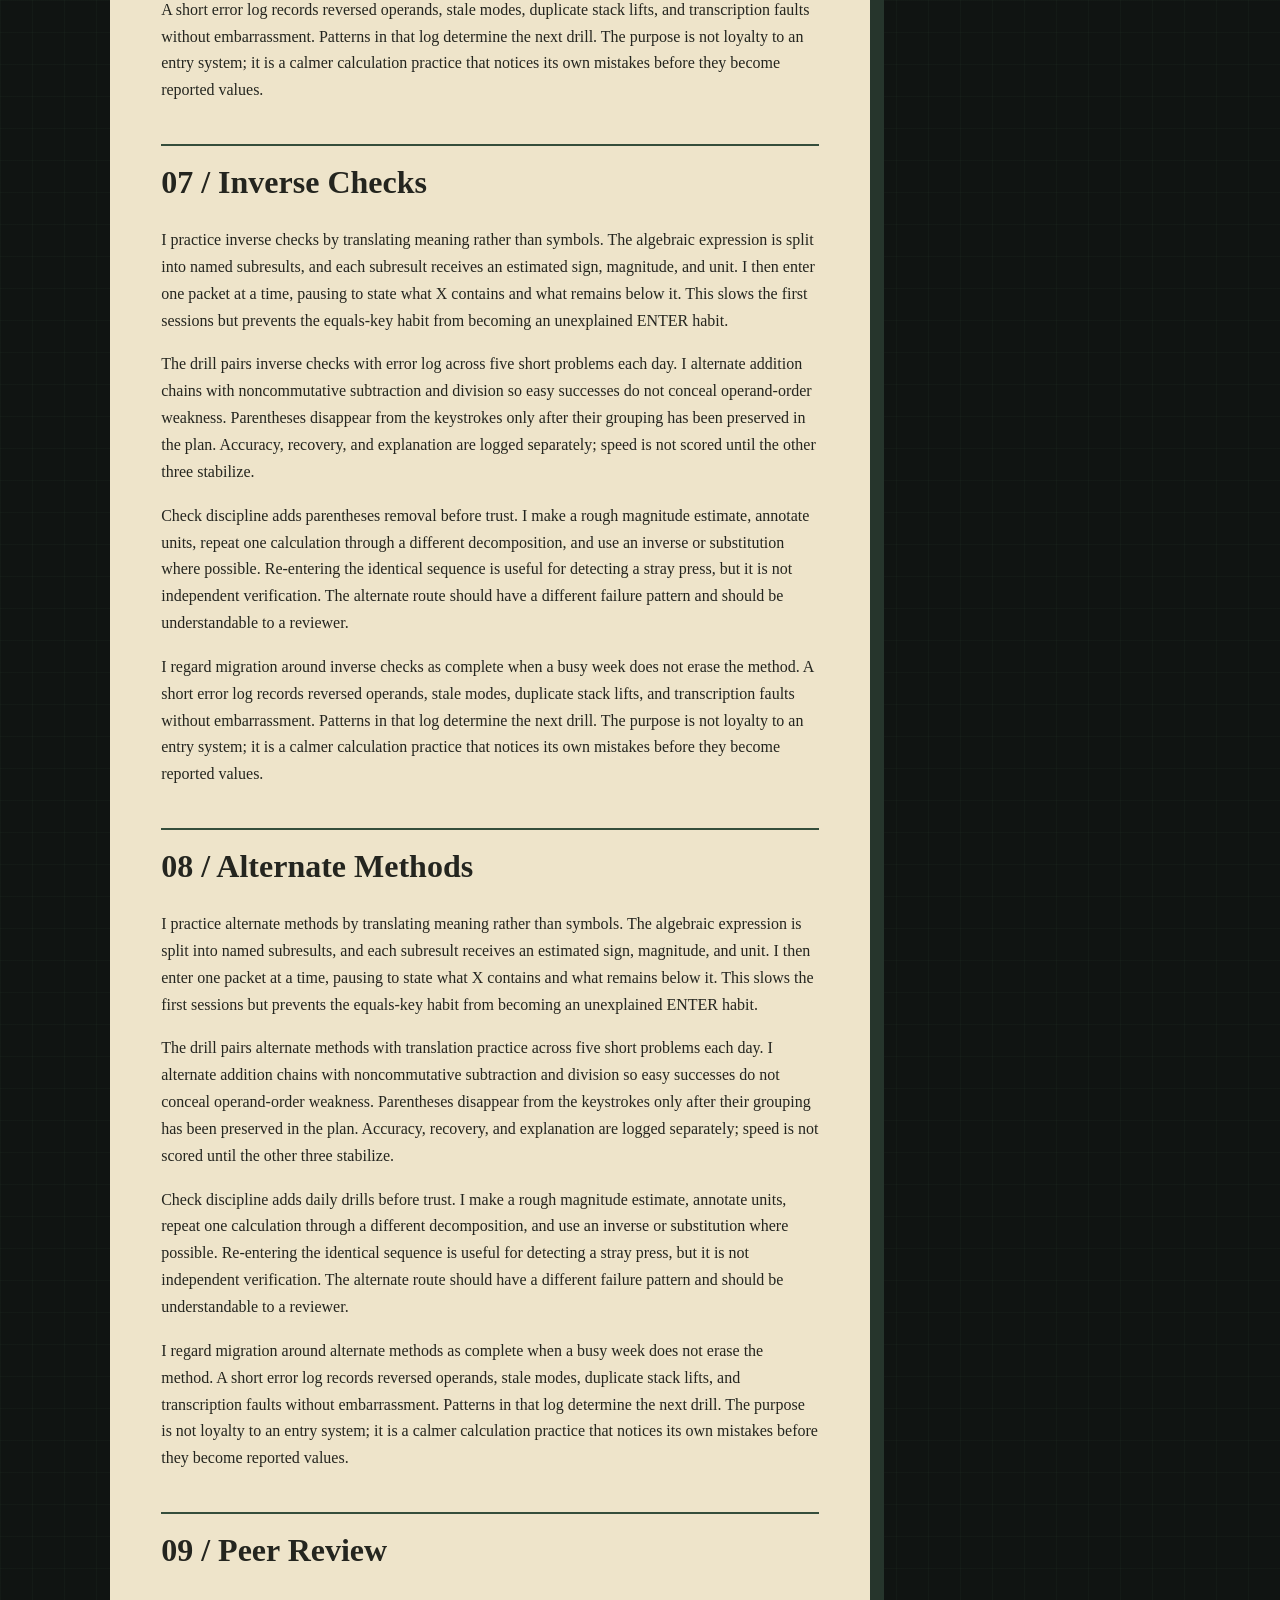
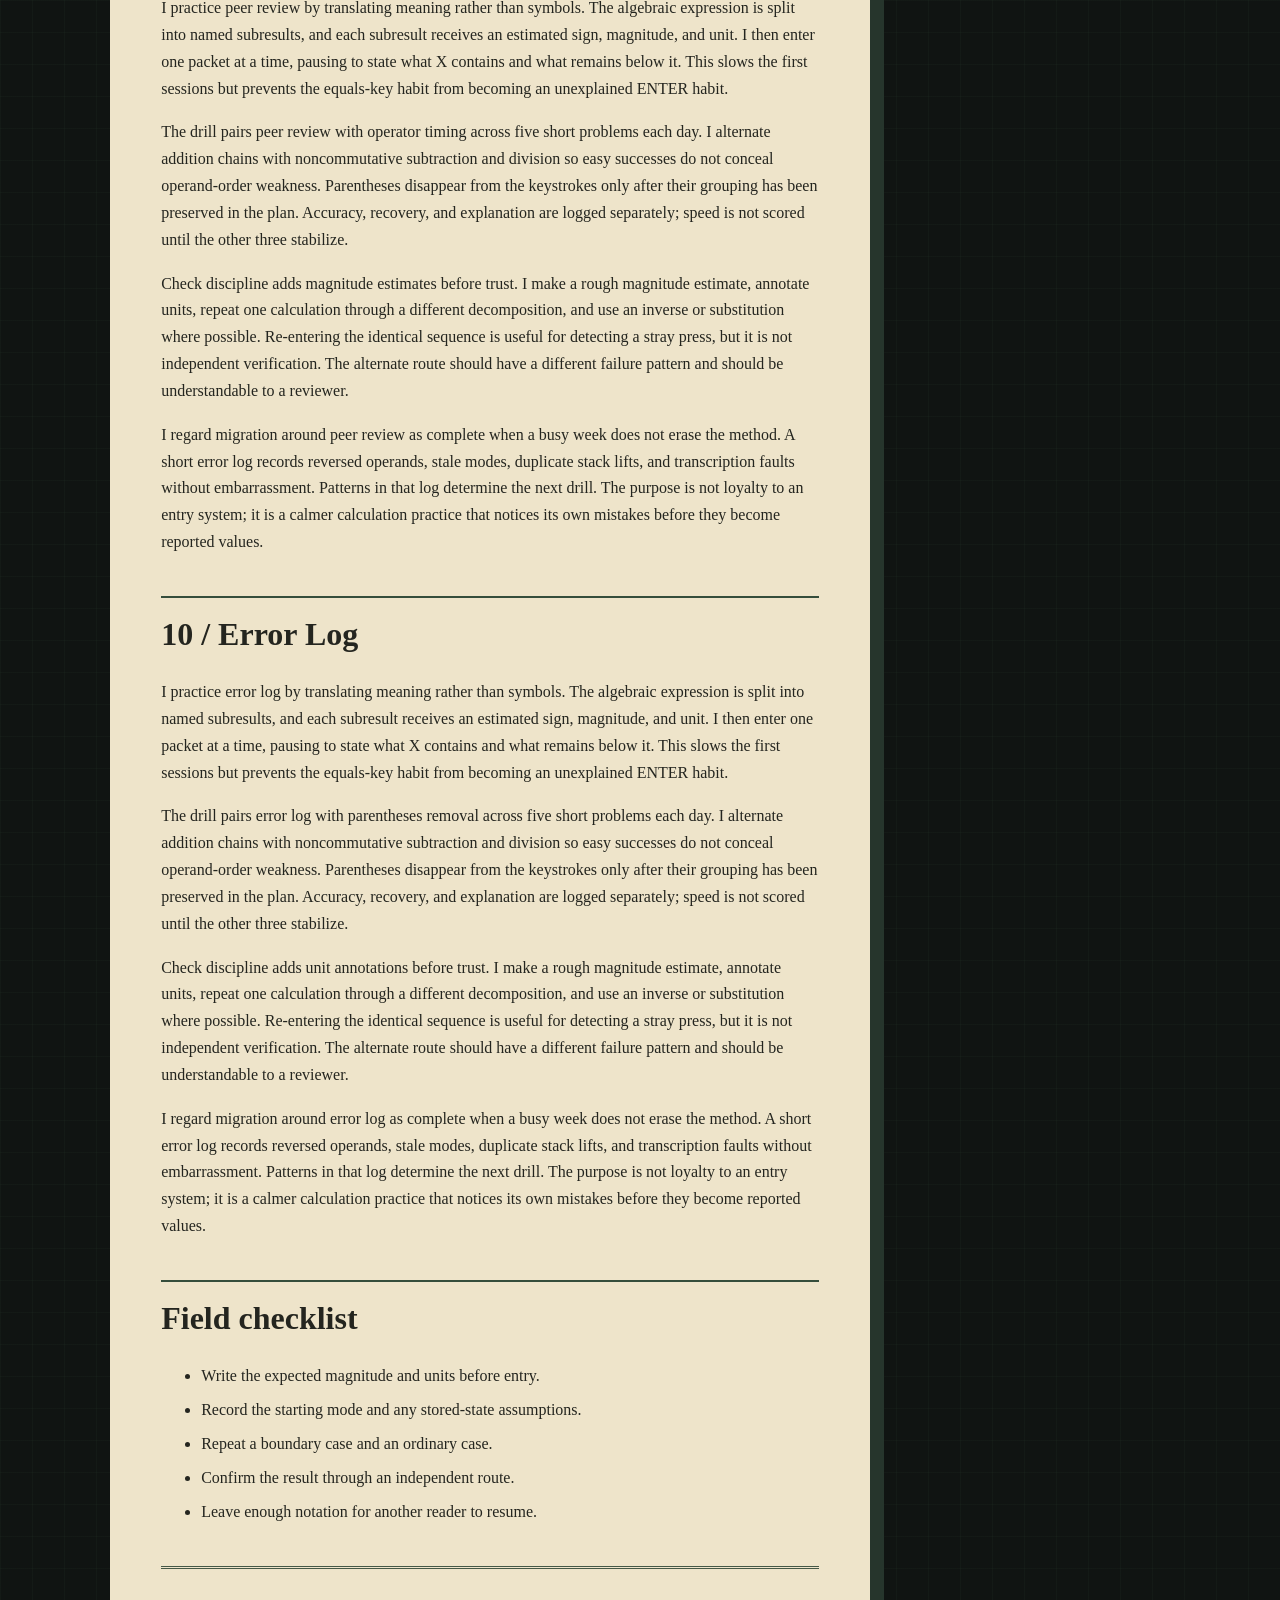
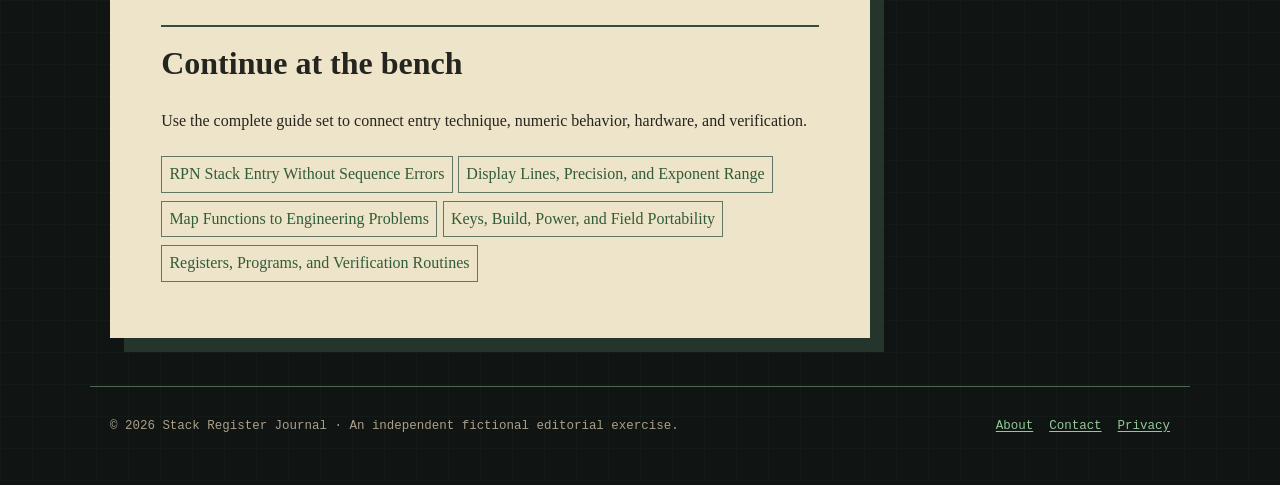
<file: migration-checks.html>
<!doctype html><html lang="en"><head><meta charset="utf-8"><meta name="viewport" content="width=device-width,initial-scale=1"><title>Migrate from Algebraic Entry with Check Discipline | Stack Register Journal</title><meta name="description" content="Replace familiar equals-key habits gradually while preserving estimation, units, and independent checks."><link rel="canonical" href="https://armaragex.github.io/lestallion-rpn-calculators-684/migration-checks.html"><meta property="og:type" content="article"><meta property="og:title" content="Migrate from Algebraic Entry with Check Discipline"><meta property="og:description" content="Replace familiar equals-key habits gradually while preserving estimation, units, and independent checks."><meta property="og:url" content="https://armaragex.github.io/lestallion-rpn-calculators-684/migration-checks.html"><meta property="og:image" content="https://armaragex.github.io/lestallion-rpn-calculators-684/compare.webp"><link rel="icon" href="data:image/svg+xml,%3Csvg xmlns='http://www.w3.org/2000/svg'/%3E"><link rel="stylesheet" href="style.css"><script type="application/ld+json">{"@context":"https://schema.org","@type":"Article","headline":"Migrate from Algebraic Entry with Check Discipline","datePublished":"2026-08-16","dateModified":"2026-08-16","author":{"@type":"Person","name":"Julian Voss"},"publisher":{"@type":"Organization","name":"Stack Register Journal"},"mainEntityOfPage":"https://armaragex.github.io/lestallion-rpn-calculators-684/migration-checks.html"}</script><script defer src="site.js"></script></head><body><a class="skip" href="#content">Skip to article</a><header class="mast"><div class="mast-inner"><a class="brand" href="index.html"><b>STACK REGISTER</b> JOURNAL<small>FIELD NOTES / CALCULATION PRACTICE</small></a><button class="nav-toggle" aria-expanded="false" aria-controls="primary-nav">Menu</button><nav class="nav" id="primary-nav" aria-label="Primary"><ul><li><a href="index.html">Feature</a></li><li class="dropdown"><button class="dropbtn" aria-expanded="false">Guides ▾</button><ul class="dropdown-menu"><li><a href="stack-entry.html">Stack entry</a></li><li><a href="display-precision.html">Display & precision</a></li><li><a href="engineering-functions.html">Functions</a></li><li><a href="field-hardware.html">Field hardware</a></li><li><a href="memory-programming.html">Memory & programs</a></li><li><a href="migration-checks.html">Migration checks</a></li></ul></li><li><a href="about.html">About</a></li></ul></nav></div></header><section class="hero small-hero"><div class="hero-copy"><div class="kicker">Lab note 684 · 16 AUG 2026</div><h1>Migrate from Algebraic Entry with Check Discipline</h1><p class="dek">Replace familiar equals-key habits gradually while preserving estimation, units, and independent checks.</p><div class="readout">X: READY &nbsp; Y: CHECK &nbsp; Z: UNITS &nbsp; T: SOURCE</div></div><img src="compare.webp" width="1536" height="1024" alt="RPN calculator and engineering notebook illustration" decoding="async"></section><main id="content" class="layout"><article class="paper"><p class="utility">Procedure 6 / six · Julian Voss</p><section><h2>01 / Translation Practice</h2><p>I practice translation practice by translating meaning rather than symbols. The algebraic expression is split into named subresults, and each subresult receives an estimated sign, magnitude, and unit. I then enter one packet at a time, pausing to state what X contains and what remains below it. This slows the first sessions but prevents the equals-key habit from becoming an unexplained ENTER habit.</p><p>The drill pairs translation practice with daily drills across five short problems each day. I alternate addition chains with noncommutative subtraction and division so easy successes do not conceal operand-order weakness. Parentheses disappear from the keystrokes only after their grouping has been preserved in the plan. Accuracy, recovery, and explanation are logged separately; speed is not scored until the other three stabilize.</p><p>Check discipline adds inverse checks before trust. I make a rough magnitude estimate, annotate units, repeat one calculation through a different decomposition, and use an inverse or substitution where possible. Re-entering the identical sequence is useful for detecting a stray press, but it is not independent verification. The alternate route should have a different failure pattern and should be understandable to a reviewer.</p><p>I regard migration around translation practice as complete when a busy week does not erase the method. A short error log records reversed operands, stale modes, duplicate stack lifts, and transcription faults without embarrassment. Patterns in that log determine the next drill. The purpose is not loyalty to an entry system; it is a calmer calculation practice that notices its own mistakes before they become reported values.</p></section><section><h2>02 / Operator Timing</h2><p>I practice operator timing by translating meaning rather than symbols. The algebraic expression is split into named subresults, and each subresult receives an estimated sign, magnitude, and unit. I then enter one packet at a time, pausing to state what X contains and what remains below it. This slows the first sessions but prevents the equals-key habit from becoming an unexplained ENTER habit.</p><p>The drill pairs operator timing with magnitude estimates across five short problems each day. I alternate addition chains with noncommutative subtraction and division so easy successes do not conceal operand-order weakness. Parentheses disappear from the keystrokes only after their grouping has been preserved in the plan. Accuracy, recovery, and explanation are logged separately; speed is not scored until the other three stabilize.</p><p>Check discipline adds alternate methods before trust. I make a rough magnitude estimate, annotate units, repeat one calculation through a different decomposition, and use an inverse or substitution where possible. Re-entering the identical sequence is useful for detecting a stray press, but it is not independent verification. The alternate route should have a different failure pattern and should be understandable to a reviewer.</p><p>I regard migration around operator timing as complete when a busy week does not erase the method. A short error log records reversed operands, stale modes, duplicate stack lifts, and transcription faults without embarrassment. Patterns in that log determine the next drill. The purpose is not loyalty to an entry system; it is a calmer calculation practice that notices its own mistakes before they become reported values.</p></section><section><h2>03 / Parentheses Removal</h2><p>I practice parentheses removal by translating meaning rather than symbols. The algebraic expression is split into named subresults, and each subresult receives an estimated sign, magnitude, and unit. I then enter one packet at a time, pausing to state what X contains and what remains below it. This slows the first sessions but prevents the equals-key habit from becoming an unexplained ENTER habit.</p><p>The drill pairs parentheses removal with unit annotations across five short problems each day. I alternate addition chains with noncommutative subtraction and division so easy successes do not conceal operand-order weakness. Parentheses disappear from the keystrokes only after their grouping has been preserved in the plan. Accuracy, recovery, and explanation are logged separately; speed is not scored until the other three stabilize.</p><p>Check discipline adds peer review before trust. I make a rough magnitude estimate, annotate units, repeat one calculation through a different decomposition, and use an inverse or substitution where possible. Re-entering the identical sequence is useful for detecting a stray press, but it is not independent verification. The alternate route should have a different failure pattern and should be understandable to a reviewer.</p><p>I regard migration around parentheses removal as complete when a busy week does not erase the method. A short error log records reversed operands, stale modes, duplicate stack lifts, and transcription faults without embarrassment. Patterns in that log determine the next drill. The purpose is not loyalty to an entry system; it is a calmer calculation practice that notices its own mistakes before they become reported values.</p></section><section><h2>04 / Daily Drills</h2><p>I practice daily drills by translating meaning rather than symbols. The algebraic expression is split into named subresults, and each subresult receives an estimated sign, magnitude, and unit. I then enter one packet at a time, pausing to state what X contains and what remains below it. This slows the first sessions but prevents the equals-key habit from becoming an unexplained ENTER habit.</p><p>The drill pairs daily drills with inverse checks across five short problems each day. I alternate addition chains with noncommutative subtraction and division so easy successes do not conceal operand-order weakness. Parentheses disappear from the keystrokes only after their grouping has been preserved in the plan. Accuracy, recovery, and explanation are logged separately; speed is not scored until the other three stabilize.</p><p>Check discipline adds error log before trust. I make a rough magnitude estimate, annotate units, repeat one calculation through a different decomposition, and use an inverse or substitution where possible. Re-entering the identical sequence is useful for detecting a stray press, but it is not independent verification. The alternate route should have a different failure pattern and should be understandable to a reviewer.</p><p>I regard migration around daily drills as complete when a busy week does not erase the method. A short error log records reversed operands, stale modes, duplicate stack lifts, and transcription faults without embarrassment. Patterns in that log determine the next drill. The purpose is not loyalty to an entry system; it is a calmer calculation practice that notices its own mistakes before they become reported values.</p></section><section><h2>05 / Magnitude Estimates</h2><p>I practice magnitude estimates by translating meaning rather than symbols. The algebraic expression is split into named subresults, and each subresult receives an estimated sign, magnitude, and unit. I then enter one packet at a time, pausing to state what X contains and what remains below it. This slows the first sessions but prevents the equals-key habit from becoming an unexplained ENTER habit.</p><p>The drill pairs magnitude estimates with alternate methods across five short problems each day. I alternate addition chains with noncommutative subtraction and division so easy successes do not conceal operand-order weakness. Parentheses disappear from the keystrokes only after their grouping has been preserved in the plan. Accuracy, recovery, and explanation are logged separately; speed is not scored until the other three stabilize.</p><p>Check discipline adds translation practice before trust. I make a rough magnitude estimate, annotate units, repeat one calculation through a different decomposition, and use an inverse or substitution where possible. Re-entering the identical sequence is useful for detecting a stray press, but it is not independent verification. The alternate route should have a different failure pattern and should be understandable to a reviewer.</p><p>I regard migration around magnitude estimates as complete when a busy week does not erase the method. A short error log records reversed operands, stale modes, duplicate stack lifts, and transcription faults without embarrassment. Patterns in that log determine the next drill. The purpose is not loyalty to an entry system; it is a calmer calculation practice that notices its own mistakes before they become reported values.</p></section><section><h2>06 / Unit Annotations</h2><p>I practice unit annotations by translating meaning rather than symbols. The algebraic expression is split into named subresults, and each subresult receives an estimated sign, magnitude, and unit. I then enter one packet at a time, pausing to state what X contains and what remains below it. This slows the first sessions but prevents the equals-key habit from becoming an unexplained ENTER habit.</p><p>The drill pairs unit annotations with peer review across five short problems each day. I alternate addition chains with noncommutative subtraction and division so easy successes do not conceal operand-order weakness. Parentheses disappear from the keystrokes only after their grouping has been preserved in the plan. Accuracy, recovery, and explanation are logged separately; speed is not scored until the other three stabilize.</p><p>Check discipline adds operator timing before trust. I make a rough magnitude estimate, annotate units, repeat one calculation through a different decomposition, and use an inverse or substitution where possible. Re-entering the identical sequence is useful for detecting a stray press, but it is not independent verification. The alternate route should have a different failure pattern and should be understandable to a reviewer.</p><p>I regard migration around unit annotations as complete when a busy week does not erase the method. A short error log records reversed operands, stale modes, duplicate stack lifts, and transcription faults without embarrassment. Patterns in that log determine the next drill. The purpose is not loyalty to an entry system; it is a calmer calculation practice that notices its own mistakes before they become reported values.</p></section><section><h2>07 / Inverse Checks</h2><p>I practice inverse checks by translating meaning rather than symbols. The algebraic expression is split into named subresults, and each subresult receives an estimated sign, magnitude, and unit. I then enter one packet at a time, pausing to state what X contains and what remains below it. This slows the first sessions but prevents the equals-key habit from becoming an unexplained ENTER habit.</p><p>The drill pairs inverse checks with error log across five short problems each day. I alternate addition chains with noncommutative subtraction and division so easy successes do not conceal operand-order weakness. Parentheses disappear from the keystrokes only after their grouping has been preserved in the plan. Accuracy, recovery, and explanation are logged separately; speed is not scored until the other three stabilize.</p><p>Check discipline adds parentheses removal before trust. I make a rough magnitude estimate, annotate units, repeat one calculation through a different decomposition, and use an inverse or substitution where possible. Re-entering the identical sequence is useful for detecting a stray press, but it is not independent verification. The alternate route should have a different failure pattern and should be understandable to a reviewer.</p><p>I regard migration around inverse checks as complete when a busy week does not erase the method. A short error log records reversed operands, stale modes, duplicate stack lifts, and transcription faults without embarrassment. Patterns in that log determine the next drill. The purpose is not loyalty to an entry system; it is a calmer calculation practice that notices its own mistakes before they become reported values.</p></section><section><h2>08 / Alternate Methods</h2><p>I practice alternate methods by translating meaning rather than symbols. The algebraic expression is split into named subresults, and each subresult receives an estimated sign, magnitude, and unit. I then enter one packet at a time, pausing to state what X contains and what remains below it. This slows the first sessions but prevents the equals-key habit from becoming an unexplained ENTER habit.</p><p>The drill pairs alternate methods with translation practice across five short problems each day. I alternate addition chains with noncommutative subtraction and division so easy successes do not conceal operand-order weakness. Parentheses disappear from the keystrokes only after their grouping has been preserved in the plan. Accuracy, recovery, and explanation are logged separately; speed is not scored until the other three stabilize.</p><p>Check discipline adds daily drills before trust. I make a rough magnitude estimate, annotate units, repeat one calculation through a different decomposition, and use an inverse or substitution where possible. Re-entering the identical sequence is useful for detecting a stray press, but it is not independent verification. The alternate route should have a different failure pattern and should be understandable to a reviewer.</p><p>I regard migration around alternate methods as complete when a busy week does not erase the method. A short error log records reversed operands, stale modes, duplicate stack lifts, and transcription faults without embarrassment. Patterns in that log determine the next drill. The purpose is not loyalty to an entry system; it is a calmer calculation practice that notices its own mistakes before they become reported values.</p></section><section><h2>09 / Peer Review</h2><p>I practice peer review by translating meaning rather than symbols. The algebraic expression is split into named subresults, and each subresult receives an estimated sign, magnitude, and unit. I then enter one packet at a time, pausing to state what X contains and what remains below it. This slows the first sessions but prevents the equals-key habit from becoming an unexplained ENTER habit.</p><p>The drill pairs peer review with operator timing across five short problems each day. I alternate addition chains with noncommutative subtraction and division so easy successes do not conceal operand-order weakness. Parentheses disappear from the keystrokes only after their grouping has been preserved in the plan. Accuracy, recovery, and explanation are logged separately; speed is not scored until the other three stabilize.</p><p>Check discipline adds magnitude estimates before trust. I make a rough magnitude estimate, annotate units, repeat one calculation through a different decomposition, and use an inverse or substitution where possible. Re-entering the identical sequence is useful for detecting a stray press, but it is not independent verification. The alternate route should have a different failure pattern and should be understandable to a reviewer.</p><p>I regard migration around peer review as complete when a busy week does not erase the method. A short error log records reversed operands, stale modes, duplicate stack lifts, and transcription faults without embarrassment. Patterns in that log determine the next drill. The purpose is not loyalty to an entry system; it is a calmer calculation practice that notices its own mistakes before they become reported values.</p></section><section><h2>10 / Error Log</h2><p>I practice error log by translating meaning rather than symbols. The algebraic expression is split into named subresults, and each subresult receives an estimated sign, magnitude, and unit. I then enter one packet at a time, pausing to state what X contains and what remains below it. This slows the first sessions but prevents the equals-key habit from becoming an unexplained ENTER habit.</p><p>The drill pairs error log with parentheses removal across five short problems each day. I alternate addition chains with noncommutative subtraction and division so easy successes do not conceal operand-order weakness. Parentheses disappear from the keystrokes only after their grouping has been preserved in the plan. Accuracy, recovery, and explanation are logged separately; speed is not scored until the other three stabilize.</p><p>Check discipline adds unit annotations before trust. I make a rough magnitude estimate, annotate units, repeat one calculation through a different decomposition, and use an inverse or substitution where possible. Re-entering the identical sequence is useful for detecting a stray press, but it is not independent verification. The alternate route should have a different failure pattern and should be understandable to a reviewer.</p><p>I regard migration around error log as complete when a busy week does not erase the method. A short error log records reversed operands, stale modes, duplicate stack lifts, and transcription faults without embarrassment. Patterns in that log determine the next drill. The purpose is not loyalty to an entry system; it is a calmer calculation practice that notices its own mistakes before they become reported values.</p></section><section><h2>Field checklist</h2><ul><li>Write the expected magnitude and units before entry.</li><li>Record the starting mode and any stored-state assumptions.</li><li>Repeat a boundary case and an ordinary case.</li><li>Confirm the result through an independent route.</li><li>Leave enough notation for another reader to resume.</li></ul></section><aside class="guide-mesh"><h2>Continue at the bench</h2><p>Use the complete guide set to connect entry technique, numeric behavior, hardware, and verification.</p><a href="stack-entry.html">RPN Stack Entry Without Sequence Errors</a><a href="display-precision.html">Display Lines, Precision, and Exponent Range</a><a href="engineering-functions.html">Map Functions to Engineering Problems</a><a href="field-hardware.html">Keys, Build, Power, and Field Portability</a><a href="memory-programming.html">Registers, Programs, and Verification Routines</a></aside></article><aside class="stack" aria-label="Four-level stack diagram"><span class="utility">Live stack</span><div data-level="T">source</div><div data-level="Z">units</div><div data-level="Y">check</div><div data-level="X">result</div></aside></main><footer class="site-foot"><span>© 2026 Stack Register Journal · An independent fictional editorial exercise.</span><nav><a href="about.html">About</a><a href="contact.html">Contact</a><a href="privacy.html">Privacy</a></nav></footer></body></html>
</file>
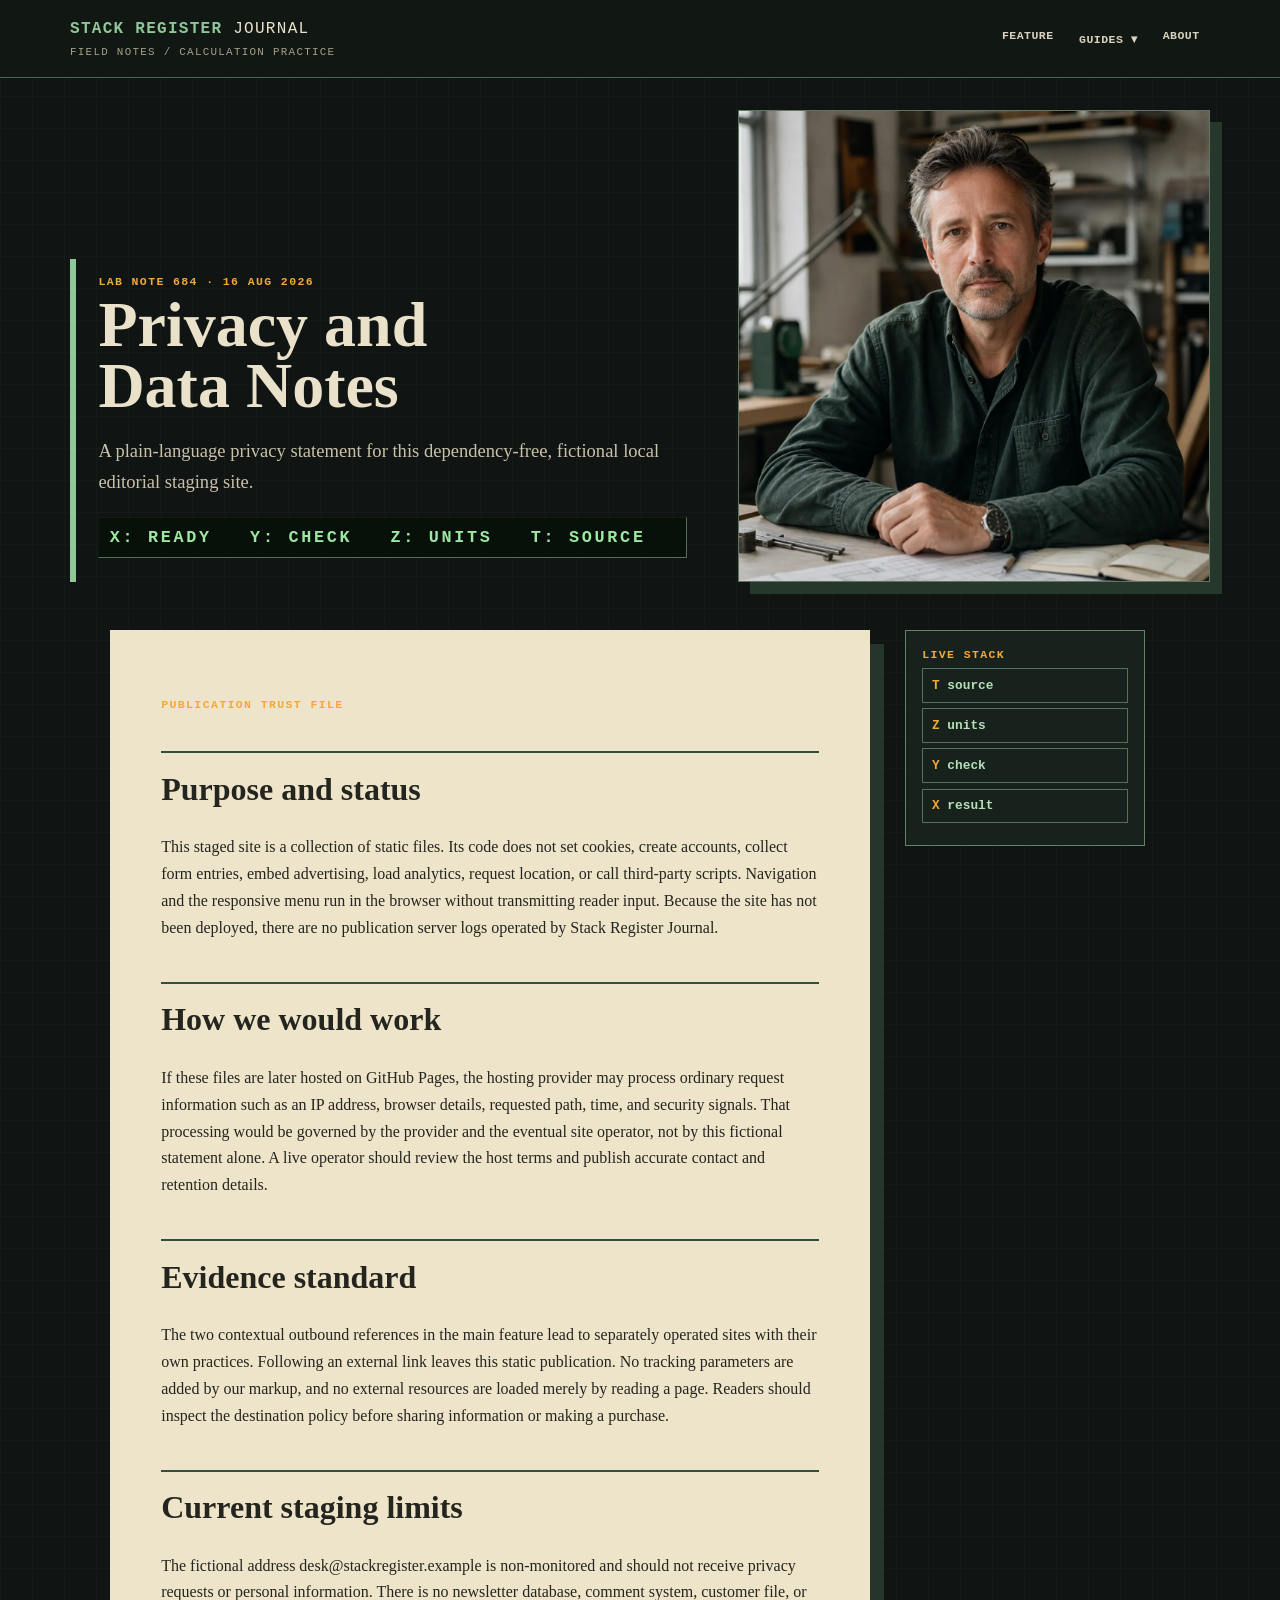
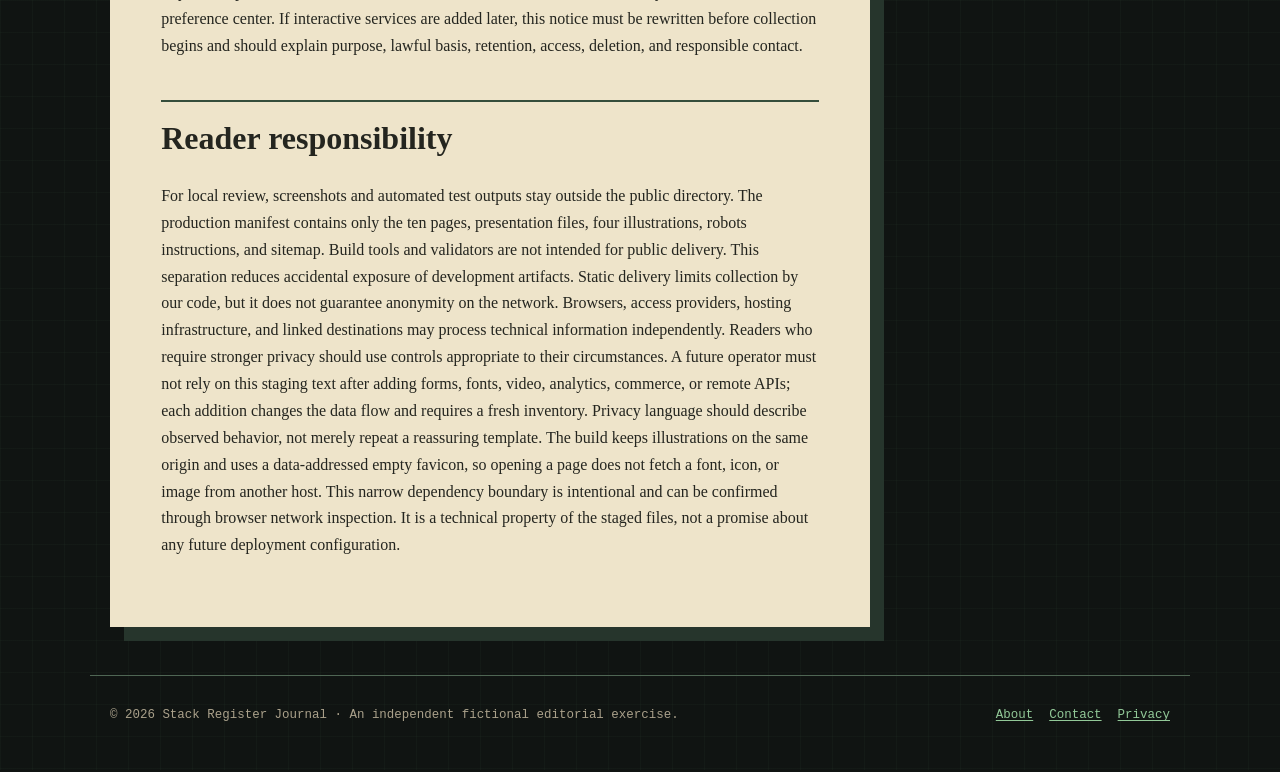
<file: privacy.html>
<!doctype html><html lang="en"><head><meta charset="utf-8"><meta name="viewport" content="width=device-width,initial-scale=1"><title>Privacy and Data Notes | Stack Register Journal</title><meta name="description" content="A plain-language privacy statement for this dependency-free, fictional local editorial staging site."><link rel="canonical" href="https://armaragex.github.io/lestallion-rpn-calculators-684/privacy.html"><meta property="og:type" content="article"><meta property="og:title" content="Privacy and Data Notes"><meta property="og:description" content="A plain-language privacy statement for this dependency-free, fictional local editorial staging site."><meta property="og:url" content="https://armaragex.github.io/lestallion-rpn-calculators-684/privacy.html"><meta property="og:image" content="https://armaragex.github.io/lestallion-rpn-calculators-684/editor.webp"><link rel="icon" href="data:image/svg+xml,%3Csvg xmlns='http://www.w3.org/2000/svg'/%3E"><link rel="stylesheet" href="style.css"><script type="application/ld+json">{"@context":"https://schema.org","@type":"Article","headline":"Privacy and Data Notes","datePublished":"2026-08-16","dateModified":"2026-08-16","author":{"@type":"Person","name":"Julian Voss"},"publisher":{"@type":"Organization","name":"Stack Register Journal"},"mainEntityOfPage":"https://armaragex.github.io/lestallion-rpn-calculators-684/privacy.html"}</script><script defer src="site.js"></script></head><body><a class="skip" href="#content">Skip to article</a><header class="mast"><div class="mast-inner"><a class="brand" href="index.html"><b>STACK REGISTER</b> JOURNAL<small>FIELD NOTES / CALCULATION PRACTICE</small></a><button class="nav-toggle" aria-expanded="false" aria-controls="primary-nav">Menu</button><nav class="nav" id="primary-nav" aria-label="Primary"><ul><li><a href="index.html">Feature</a></li><li class="dropdown"><button class="dropbtn" aria-expanded="false">Guides ▾</button><ul class="dropdown-menu"><li><a href="stack-entry.html">Stack entry</a></li><li><a href="display-precision.html">Display & precision</a></li><li><a href="engineering-functions.html">Functions</a></li><li><a href="field-hardware.html">Field hardware</a></li><li><a href="memory-programming.html">Memory & programs</a></li><li><a href="migration-checks.html">Migration checks</a></li></ul></li><li><a href="about.html">About</a></li></ul></nav></div></header><section class="hero small-hero"><div class="hero-copy"><div class="kicker">Lab note 684 · 16 AUG 2026</div><h1>Privacy and Data Notes</h1><p class="dek">A plain-language privacy statement for this dependency-free, fictional local editorial staging site.</p><div class="readout">X: READY &nbsp; Y: CHECK &nbsp; Z: UNITS &nbsp; T: SOURCE</div></div><img src="editor.webp" width="1254" height="1254" alt="Editorial instrument panel illustration" decoding="async"></section><main id="content" class="layout"><article class="paper"><p class="utility">Publication trust file</p><section><h2>Purpose and status</h2><p>This staged site is a collection of static files. Its code does not set cookies, create accounts, collect form entries, embed advertising, load analytics, request location, or call third-party scripts. Navigation and the responsive menu run in the browser without transmitting reader input. Because the site has not been deployed, there are no publication server logs operated by Stack Register Journal.</p></section><section><h2>How we would work</h2><p>If these files are later hosted on GitHub Pages, the hosting provider may process ordinary request information such as an IP address, browser details, requested path, time, and security signals. That processing would be governed by the provider and the eventual site operator, not by this fictional statement alone. A live operator should review the host terms and publish accurate contact and retention details.</p></section><section><h2>Evidence standard</h2><p>The two contextual outbound references in the main feature lead to separately operated sites with their own practices. Following an external link leaves this static publication. No tracking parameters are added by our markup, and no external resources are loaded merely by reading a page. Readers should inspect the destination policy before sharing information or making a purchase.</p></section><section><h2>Current staging limits</h2><p>The fictional address desk@stackregister.example is non-monitored and should not receive privacy requests or personal information. There is no newsletter database, comment system, customer file, or preference center. If interactive services are added later, this notice must be rewritten before collection begins and should explain purpose, lawful basis, retention, access, deletion, and responsible contact.</p></section><section><h2>Reader responsibility</h2><p>For local review, screenshots and automated test outputs stay outside the public directory. The production manifest contains only the ten pages, presentation files, four illustrations, robots instructions, and sitemap. Build tools and validators are not intended for public delivery. This separation reduces accidental exposure of development artifacts. Static delivery limits collection by our code, but it does not guarantee anonymity on the network. Browsers, access providers, hosting infrastructure, and linked destinations may process technical information independently. Readers who require stronger privacy should use controls appropriate to their circumstances. A future operator must not rely on this staging text after adding forms, fonts, video, analytics, commerce, or remote APIs; each addition changes the data flow and requires a fresh inventory. Privacy language should describe observed behavior, not merely repeat a reassuring template. The build keeps illustrations on the same origin and uses a data-addressed empty favicon, so opening a page does not fetch a font, icon, or image from another host. This narrow dependency boundary is intentional and can be confirmed through browser network inspection. It is a technical property of the staged files, not a promise about any future deployment configuration.</p></section></article><aside class="stack" aria-label="Four-level stack diagram"><span class="utility">Live stack</span><div data-level="T">source</div><div data-level="Z">units</div><div data-level="Y">check</div><div data-level="X">result</div></aside></main><footer class="site-foot"><span>© 2026 Stack Register Journal · An independent fictional editorial exercise.</span><nav><a href="about.html">About</a><a href="contact.html">Contact</a><a href="privacy.html">Privacy</a></nav></footer></body></html>
</file>
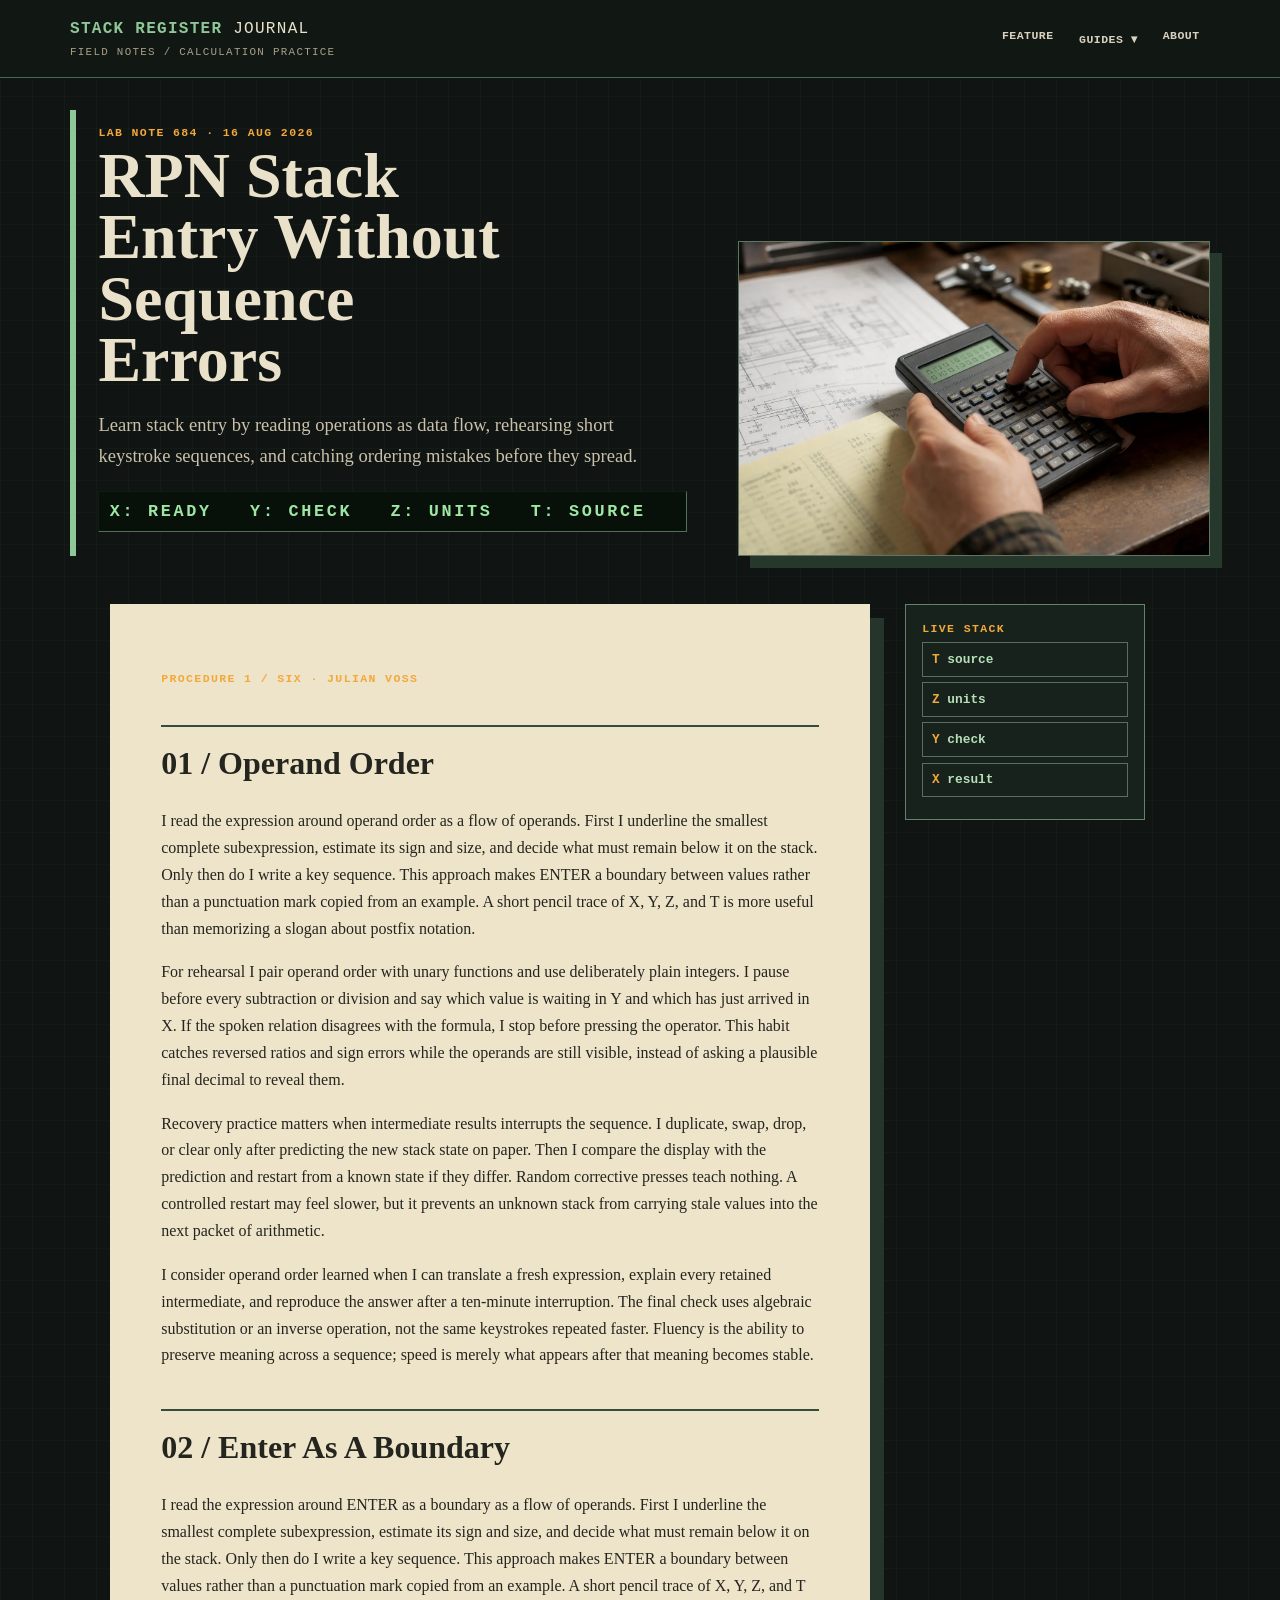
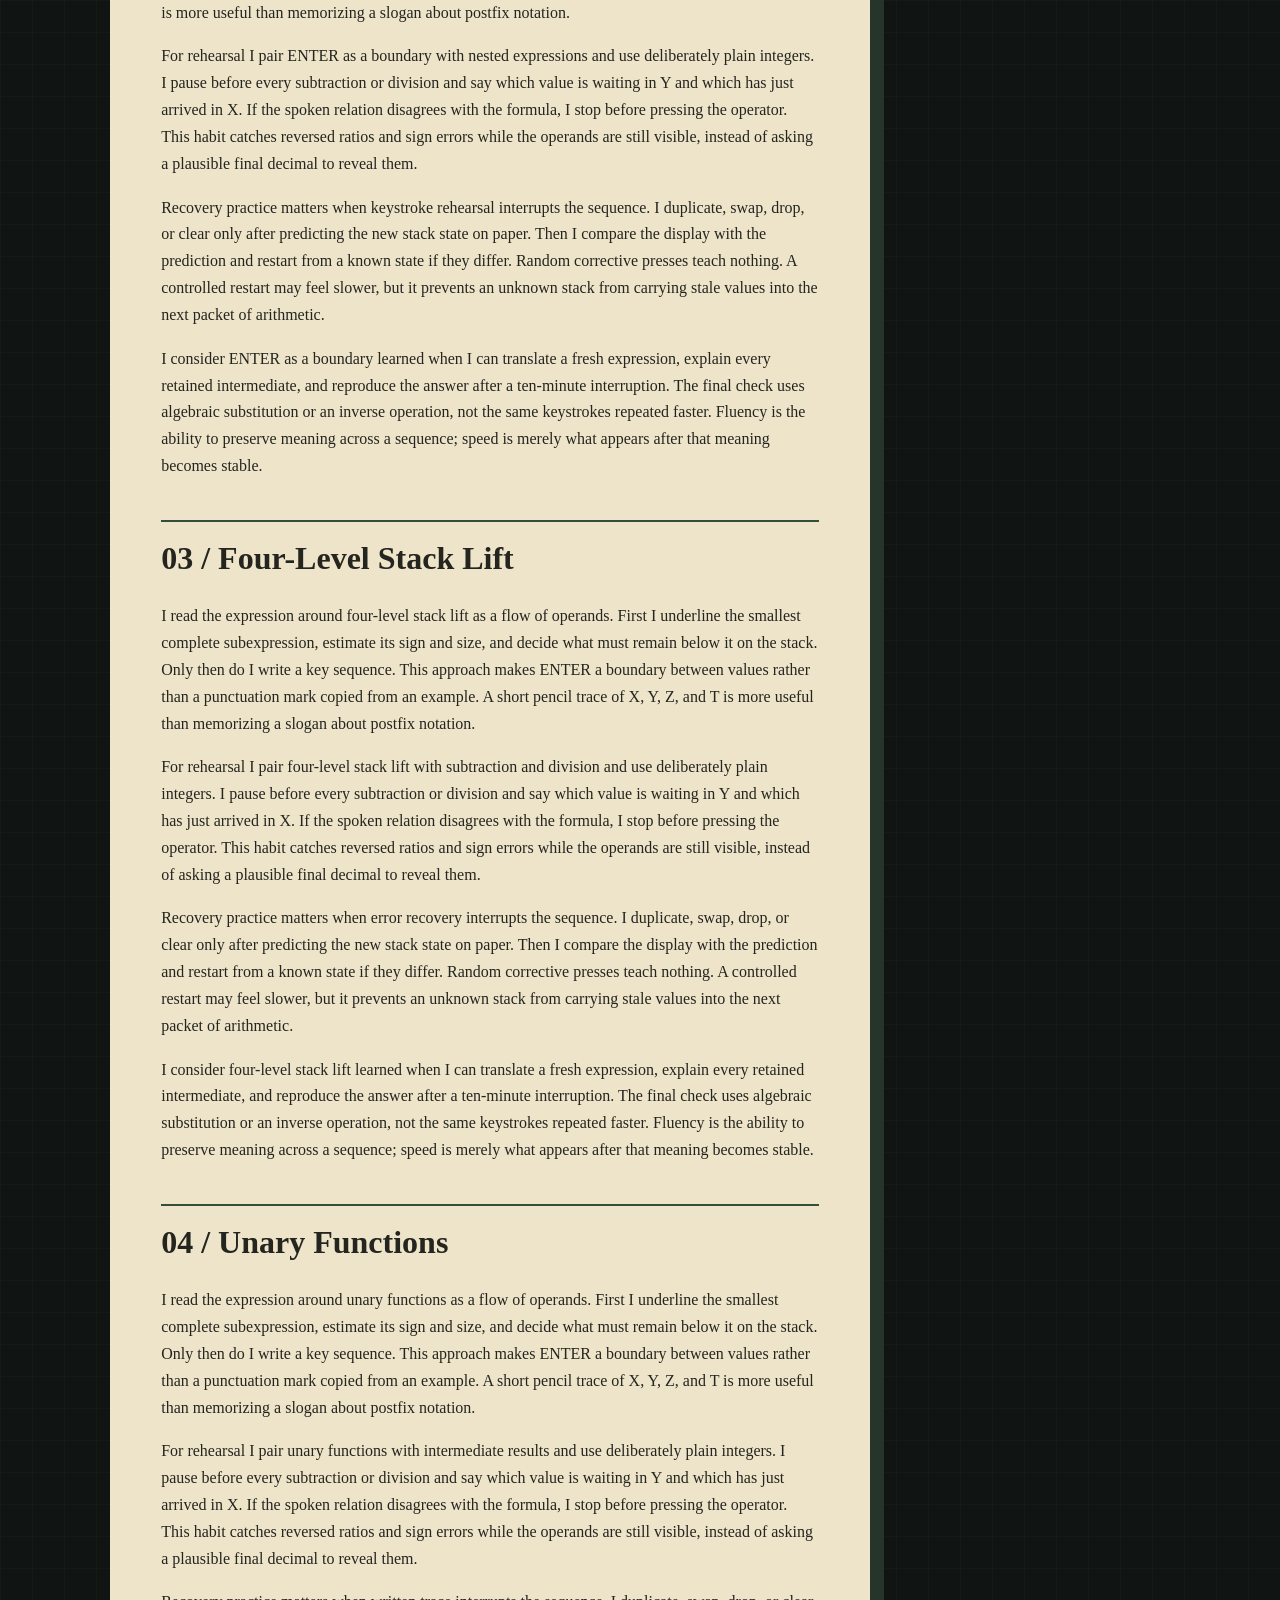
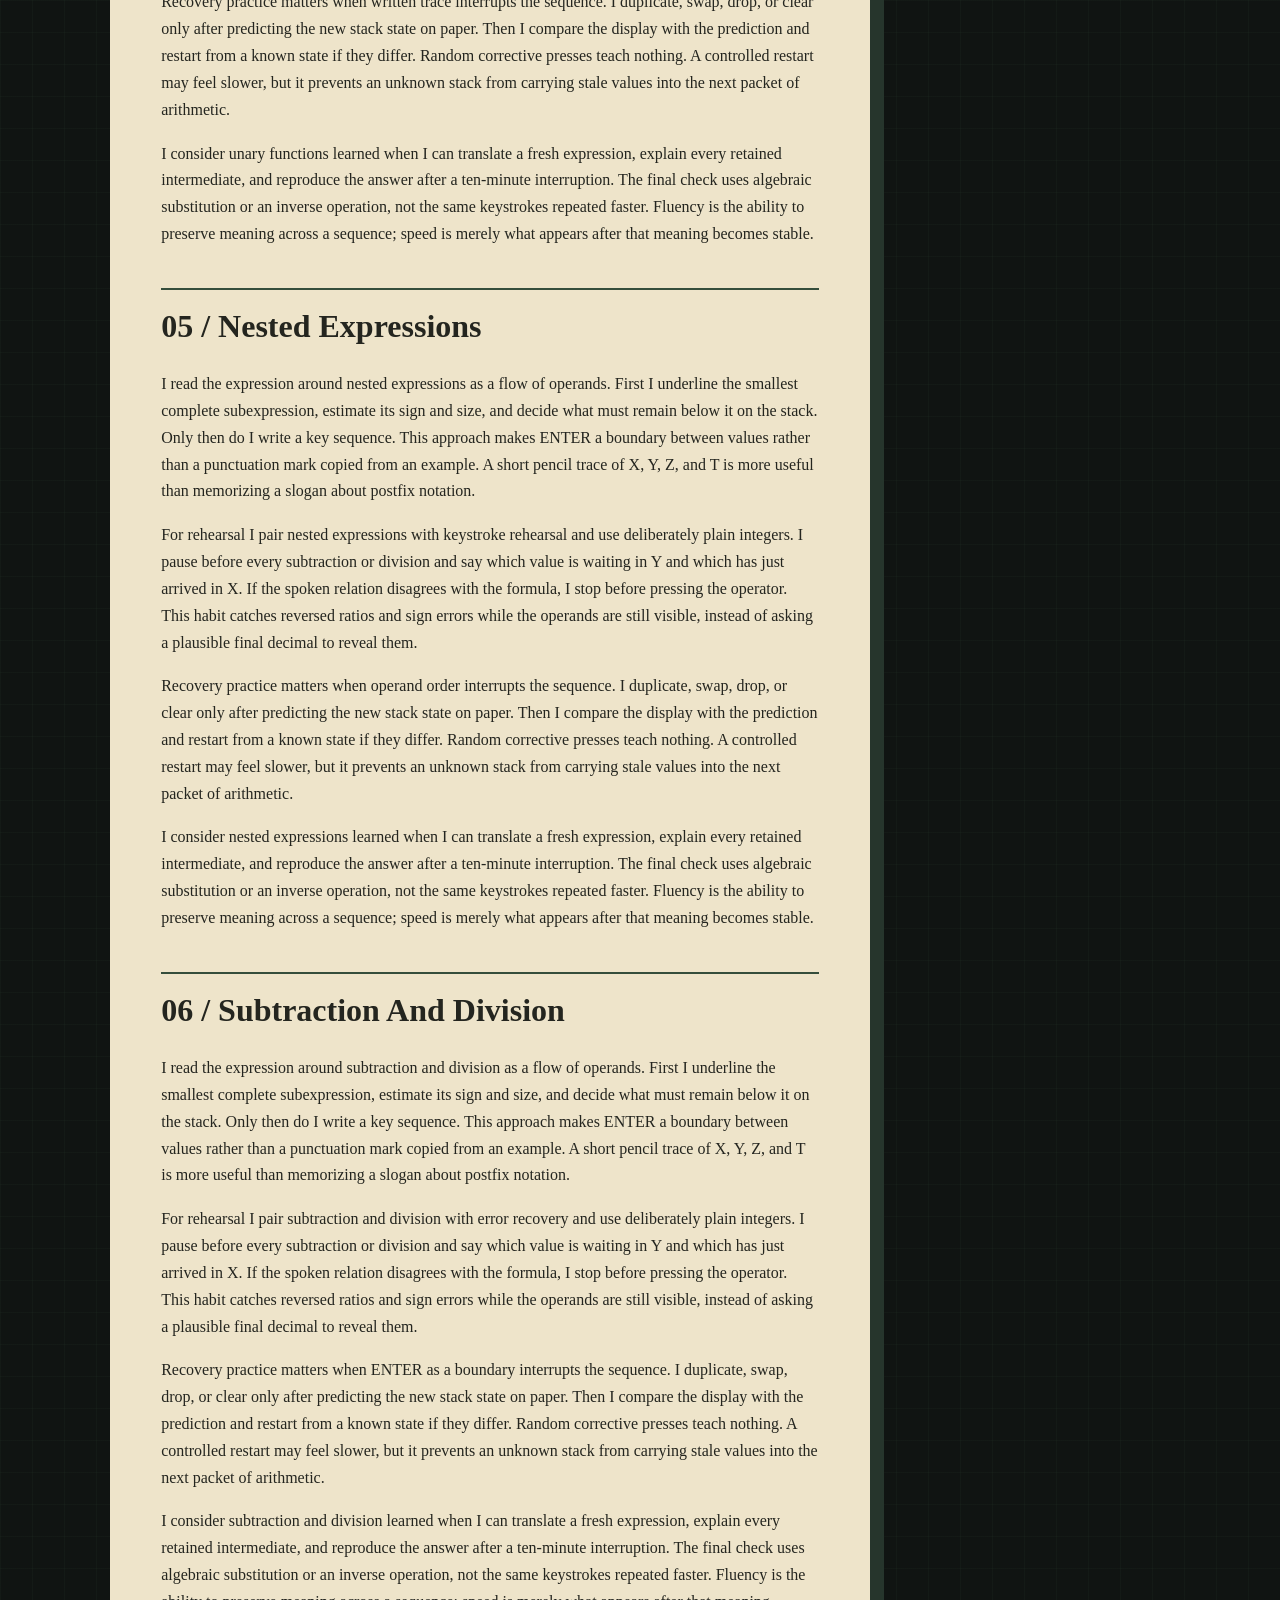
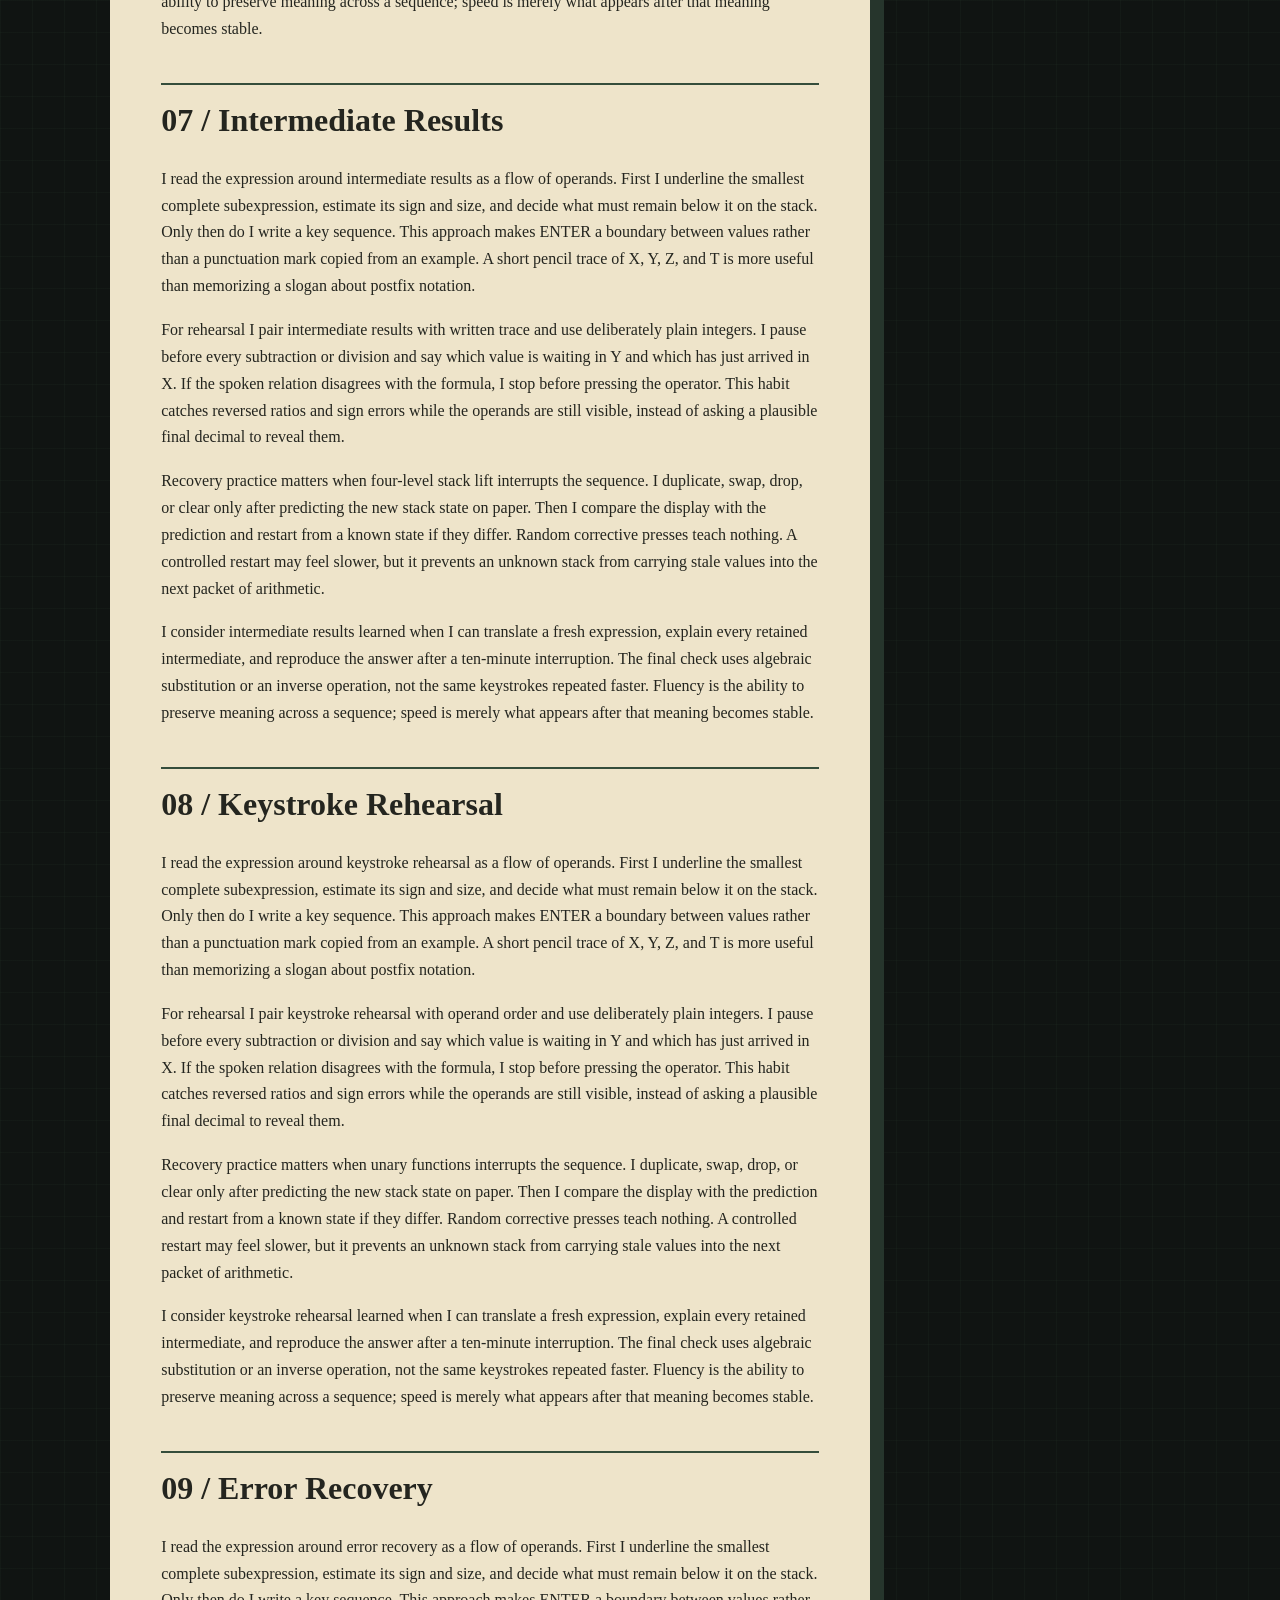
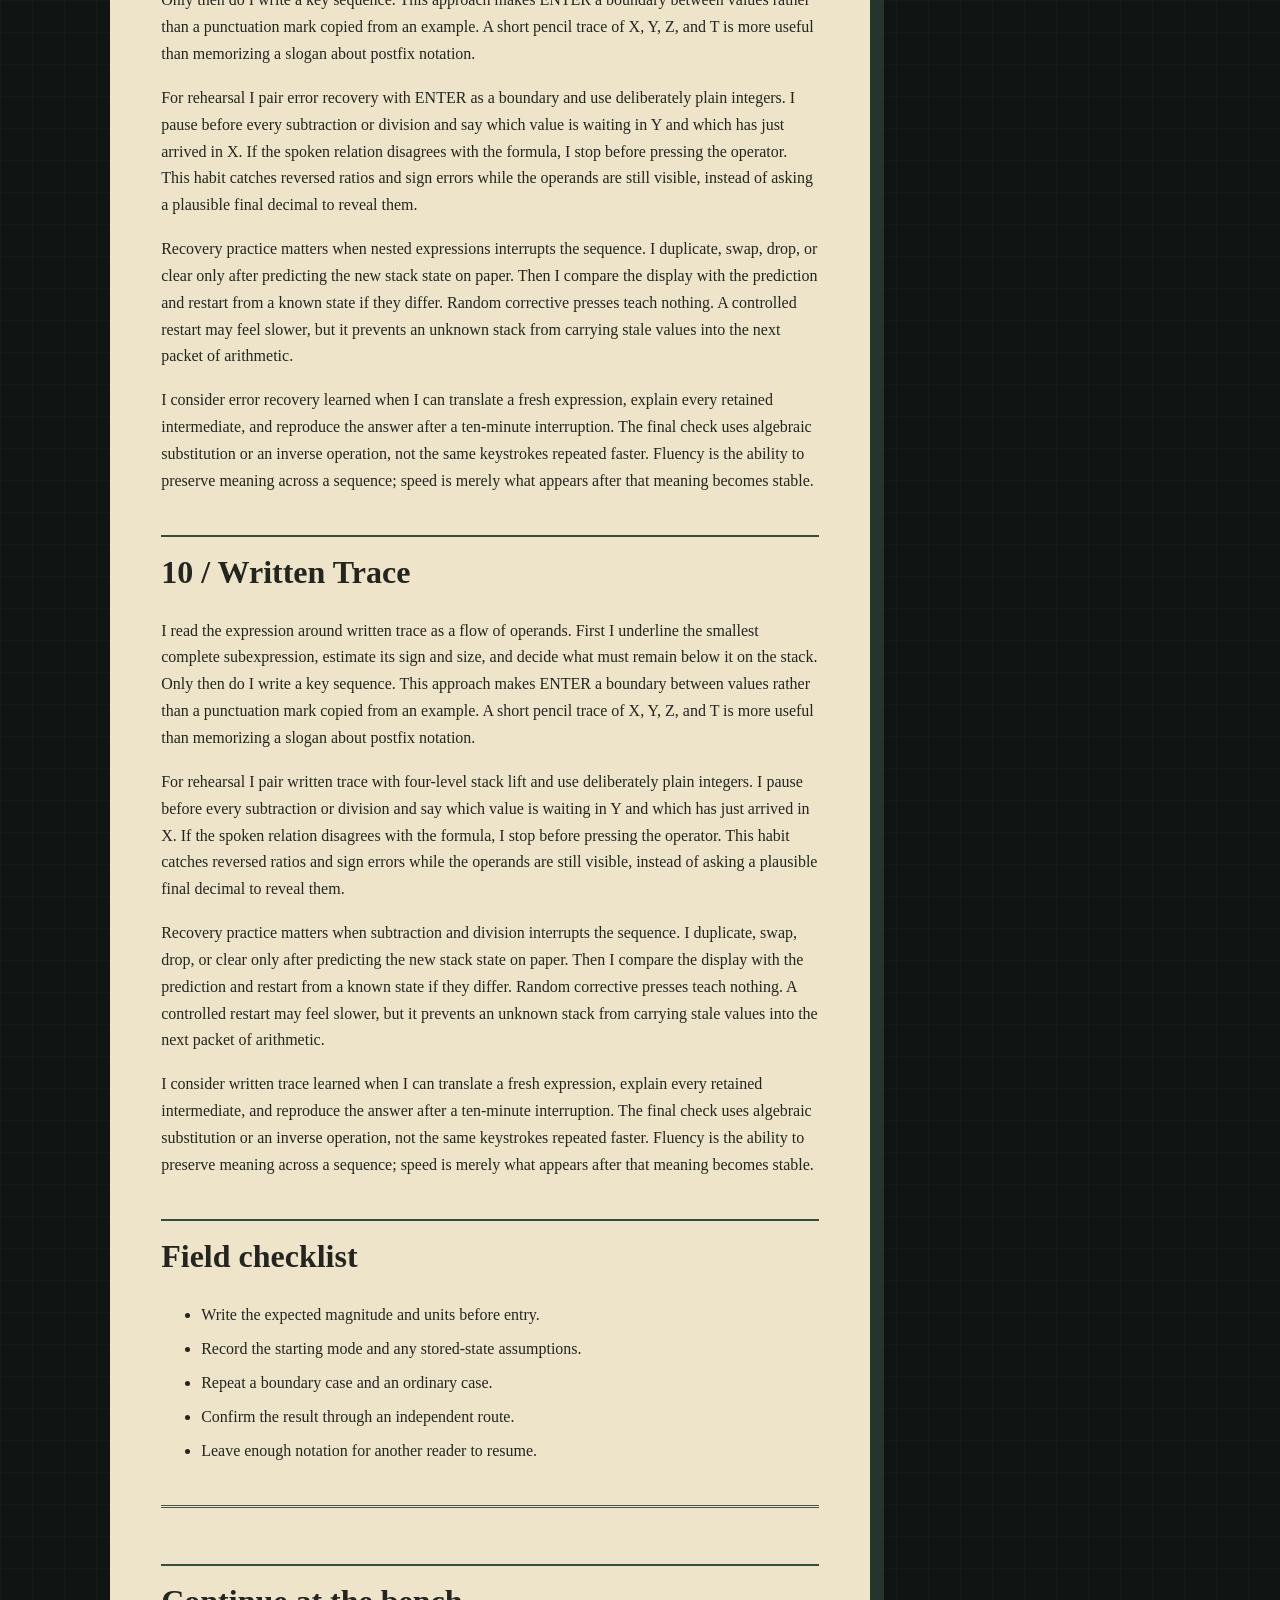
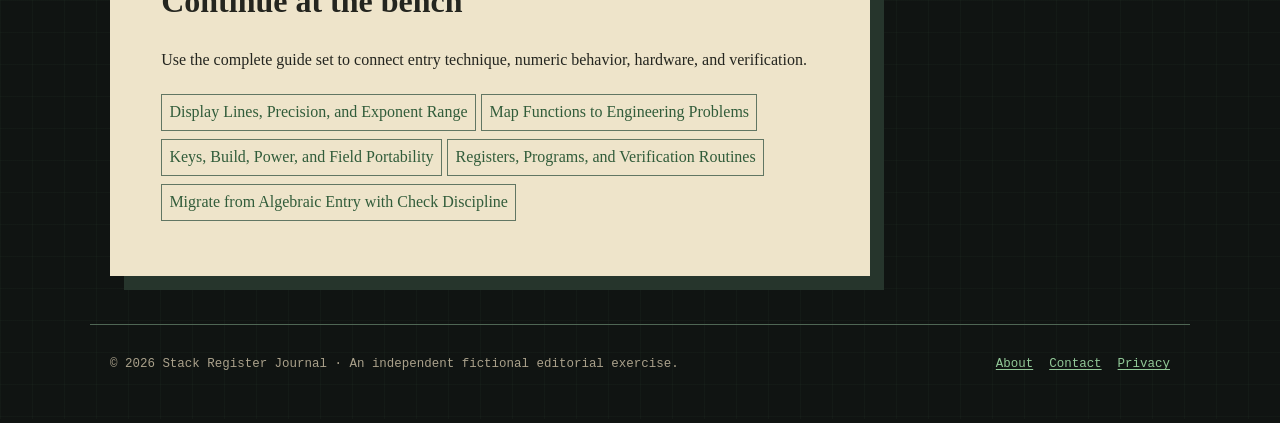
<file: stack-entry.html>
<!doctype html><html lang="en"><head><meta charset="utf-8"><meta name="viewport" content="width=device-width,initial-scale=1"><title>RPN Stack Entry Without Sequence Errors | Stack Register Journal</title><meta name="description" content="Learn stack entry by reading operations as data flow, rehearsing short keystroke sequences, and catching ordering mistakes before they spread."><link rel="canonical" href="https://armaragex.github.io/lestallion-rpn-calculators-684/stack-entry.html"><meta property="og:type" content="article"><meta property="og:title" content="RPN Stack Entry Without Sequence Errors"><meta property="og:description" content="Learn stack entry by reading operations as data flow, rehearsing short keystroke sequences, and catching ordering mistakes before they spread."><meta property="og:url" content="https://armaragex.github.io/lestallion-rpn-calculators-684/stack-entry.html"><meta property="og:image" content="https://armaragex.github.io/lestallion-rpn-calculators-684/workflow.webp"><link rel="icon" href="data:image/svg+xml,%3Csvg xmlns='http://www.w3.org/2000/svg'/%3E"><link rel="stylesheet" href="style.css"><script type="application/ld+json">{"@context":"https://schema.org","@type":"Article","headline":"RPN Stack Entry Without Sequence Errors","datePublished":"2026-08-16","dateModified":"2026-08-16","author":{"@type":"Person","name":"Julian Voss"},"publisher":{"@type":"Organization","name":"Stack Register Journal"},"mainEntityOfPage":"https://armaragex.github.io/lestallion-rpn-calculators-684/stack-entry.html"}</script><script defer src="site.js"></script></head><body><a class="skip" href="#content">Skip to article</a><header class="mast"><div class="mast-inner"><a class="brand" href="index.html"><b>STACK REGISTER</b> JOURNAL<small>FIELD NOTES / CALCULATION PRACTICE</small></a><button class="nav-toggle" aria-expanded="false" aria-controls="primary-nav">Menu</button><nav class="nav" id="primary-nav" aria-label="Primary"><ul><li><a href="index.html">Feature</a></li><li class="dropdown"><button class="dropbtn" aria-expanded="false">Guides ▾</button><ul class="dropdown-menu"><li><a href="stack-entry.html">Stack entry</a></li><li><a href="display-precision.html">Display & precision</a></li><li><a href="engineering-functions.html">Functions</a></li><li><a href="field-hardware.html">Field hardware</a></li><li><a href="memory-programming.html">Memory & programs</a></li><li><a href="migration-checks.html">Migration checks</a></li></ul></li><li><a href="about.html">About</a></li></ul></nav></div></header><section class="hero small-hero"><div class="hero-copy"><div class="kicker">Lab note 684 · 16 AUG 2026</div><h1>RPN Stack Entry Without Sequence Errors</h1><p class="dek">Learn stack entry by reading operations as data flow, rehearsing short keystroke sequences, and catching ordering mistakes before they spread.</p><div class="readout">X: READY &nbsp; Y: CHECK &nbsp; Z: UNITS &nbsp; T: SOURCE</div></div><img src="workflow.webp" width="1536" height="1024" alt="RPN calculator and engineering notebook illustration" decoding="async"></section><main id="content" class="layout"><article class="paper"><p class="utility">Procedure 1 / six · Julian Voss</p><section><h2>01 / Operand Order</h2><p>I read the expression around operand order as a flow of operands. First I underline the smallest complete subexpression, estimate its sign and size, and decide what must remain below it on the stack. Only then do I write a key sequence. This approach makes ENTER a boundary between values rather than a punctuation mark copied from an example. A short pencil trace of X, Y, Z, and T is more useful than memorizing a slogan about postfix notation.</p><p>For rehearsal I pair operand order with unary functions and use deliberately plain integers. I pause before every subtraction or division and say which value is waiting in Y and which has just arrived in X. If the spoken relation disagrees with the formula, I stop before pressing the operator. This habit catches reversed ratios and sign errors while the operands are still visible, instead of asking a plausible final decimal to reveal them.</p><p>Recovery practice matters when intermediate results interrupts the sequence. I duplicate, swap, drop, or clear only after predicting the new stack state on paper. Then I compare the display with the prediction and restart from a known state if they differ. Random corrective presses teach nothing. A controlled restart may feel slower, but it prevents an unknown stack from carrying stale values into the next packet of arithmetic.</p><p>I consider operand order learned when I can translate a fresh expression, explain every retained intermediate, and reproduce the answer after a ten-minute interruption. The final check uses algebraic substitution or an inverse operation, not the same keystrokes repeated faster. Fluency is the ability to preserve meaning across a sequence; speed is merely what appears after that meaning becomes stable.</p></section><section><h2>02 / Enter As A Boundary</h2><p>I read the expression around ENTER as a boundary as a flow of operands. First I underline the smallest complete subexpression, estimate its sign and size, and decide what must remain below it on the stack. Only then do I write a key sequence. This approach makes ENTER a boundary between values rather than a punctuation mark copied from an example. A short pencil trace of X, Y, Z, and T is more useful than memorizing a slogan about postfix notation.</p><p>For rehearsal I pair ENTER as a boundary with nested expressions and use deliberately plain integers. I pause before every subtraction or division and say which value is waiting in Y and which has just arrived in X. If the spoken relation disagrees with the formula, I stop before pressing the operator. This habit catches reversed ratios and sign errors while the operands are still visible, instead of asking a plausible final decimal to reveal them.</p><p>Recovery practice matters when keystroke rehearsal interrupts the sequence. I duplicate, swap, drop, or clear only after predicting the new stack state on paper. Then I compare the display with the prediction and restart from a known state if they differ. Random corrective presses teach nothing. A controlled restart may feel slower, but it prevents an unknown stack from carrying stale values into the next packet of arithmetic.</p><p>I consider ENTER as a boundary learned when I can translate a fresh expression, explain every retained intermediate, and reproduce the answer after a ten-minute interruption. The final check uses algebraic substitution or an inverse operation, not the same keystrokes repeated faster. Fluency is the ability to preserve meaning across a sequence; speed is merely what appears after that meaning becomes stable.</p></section><section><h2>03 / Four-Level Stack Lift</h2><p>I read the expression around four-level stack lift as a flow of operands. First I underline the smallest complete subexpression, estimate its sign and size, and decide what must remain below it on the stack. Only then do I write a key sequence. This approach makes ENTER a boundary between values rather than a punctuation mark copied from an example. A short pencil trace of X, Y, Z, and T is more useful than memorizing a slogan about postfix notation.</p><p>For rehearsal I pair four-level stack lift with subtraction and division and use deliberately plain integers. I pause before every subtraction or division and say which value is waiting in Y and which has just arrived in X. If the spoken relation disagrees with the formula, I stop before pressing the operator. This habit catches reversed ratios and sign errors while the operands are still visible, instead of asking a plausible final decimal to reveal them.</p><p>Recovery practice matters when error recovery interrupts the sequence. I duplicate, swap, drop, or clear only after predicting the new stack state on paper. Then I compare the display with the prediction and restart from a known state if they differ. Random corrective presses teach nothing. A controlled restart may feel slower, but it prevents an unknown stack from carrying stale values into the next packet of arithmetic.</p><p>I consider four-level stack lift learned when I can translate a fresh expression, explain every retained intermediate, and reproduce the answer after a ten-minute interruption. The final check uses algebraic substitution or an inverse operation, not the same keystrokes repeated faster. Fluency is the ability to preserve meaning across a sequence; speed is merely what appears after that meaning becomes stable.</p></section><section><h2>04 / Unary Functions</h2><p>I read the expression around unary functions as a flow of operands. First I underline the smallest complete subexpression, estimate its sign and size, and decide what must remain below it on the stack. Only then do I write a key sequence. This approach makes ENTER a boundary between values rather than a punctuation mark copied from an example. A short pencil trace of X, Y, Z, and T is more useful than memorizing a slogan about postfix notation.</p><p>For rehearsal I pair unary functions with intermediate results and use deliberately plain integers. I pause before every subtraction or division and say which value is waiting in Y and which has just arrived in X. If the spoken relation disagrees with the formula, I stop before pressing the operator. This habit catches reversed ratios and sign errors while the operands are still visible, instead of asking a plausible final decimal to reveal them.</p><p>Recovery practice matters when written trace interrupts the sequence. I duplicate, swap, drop, or clear only after predicting the new stack state on paper. Then I compare the display with the prediction and restart from a known state if they differ. Random corrective presses teach nothing. A controlled restart may feel slower, but it prevents an unknown stack from carrying stale values into the next packet of arithmetic.</p><p>I consider unary functions learned when I can translate a fresh expression, explain every retained intermediate, and reproduce the answer after a ten-minute interruption. The final check uses algebraic substitution or an inverse operation, not the same keystrokes repeated faster. Fluency is the ability to preserve meaning across a sequence; speed is merely what appears after that meaning becomes stable.</p></section><section><h2>05 / Nested Expressions</h2><p>I read the expression around nested expressions as a flow of operands. First I underline the smallest complete subexpression, estimate its sign and size, and decide what must remain below it on the stack. Only then do I write a key sequence. This approach makes ENTER a boundary between values rather than a punctuation mark copied from an example. A short pencil trace of X, Y, Z, and T is more useful than memorizing a slogan about postfix notation.</p><p>For rehearsal I pair nested expressions with keystroke rehearsal and use deliberately plain integers. I pause before every subtraction or division and say which value is waiting in Y and which has just arrived in X. If the spoken relation disagrees with the formula, I stop before pressing the operator. This habit catches reversed ratios and sign errors while the operands are still visible, instead of asking a plausible final decimal to reveal them.</p><p>Recovery practice matters when operand order interrupts the sequence. I duplicate, swap, drop, or clear only after predicting the new stack state on paper. Then I compare the display with the prediction and restart from a known state if they differ. Random corrective presses teach nothing. A controlled restart may feel slower, but it prevents an unknown stack from carrying stale values into the next packet of arithmetic.</p><p>I consider nested expressions learned when I can translate a fresh expression, explain every retained intermediate, and reproduce the answer after a ten-minute interruption. The final check uses algebraic substitution or an inverse operation, not the same keystrokes repeated faster. Fluency is the ability to preserve meaning across a sequence; speed is merely what appears after that meaning becomes stable.</p></section><section><h2>06 / Subtraction And Division</h2><p>I read the expression around subtraction and division as a flow of operands. First I underline the smallest complete subexpression, estimate its sign and size, and decide what must remain below it on the stack. Only then do I write a key sequence. This approach makes ENTER a boundary between values rather than a punctuation mark copied from an example. A short pencil trace of X, Y, Z, and T is more useful than memorizing a slogan about postfix notation.</p><p>For rehearsal I pair subtraction and division with error recovery and use deliberately plain integers. I pause before every subtraction or division and say which value is waiting in Y and which has just arrived in X. If the spoken relation disagrees with the formula, I stop before pressing the operator. This habit catches reversed ratios and sign errors while the operands are still visible, instead of asking a plausible final decimal to reveal them.</p><p>Recovery practice matters when ENTER as a boundary interrupts the sequence. I duplicate, swap, drop, or clear only after predicting the new stack state on paper. Then I compare the display with the prediction and restart from a known state if they differ. Random corrective presses teach nothing. A controlled restart may feel slower, but it prevents an unknown stack from carrying stale values into the next packet of arithmetic.</p><p>I consider subtraction and division learned when I can translate a fresh expression, explain every retained intermediate, and reproduce the answer after a ten-minute interruption. The final check uses algebraic substitution or an inverse operation, not the same keystrokes repeated faster. Fluency is the ability to preserve meaning across a sequence; speed is merely what appears after that meaning becomes stable.</p></section><section><h2>07 / Intermediate Results</h2><p>I read the expression around intermediate results as a flow of operands. First I underline the smallest complete subexpression, estimate its sign and size, and decide what must remain below it on the stack. Only then do I write a key sequence. This approach makes ENTER a boundary between values rather than a punctuation mark copied from an example. A short pencil trace of X, Y, Z, and T is more useful than memorizing a slogan about postfix notation.</p><p>For rehearsal I pair intermediate results with written trace and use deliberately plain integers. I pause before every subtraction or division and say which value is waiting in Y and which has just arrived in X. If the spoken relation disagrees with the formula, I stop before pressing the operator. This habit catches reversed ratios and sign errors while the operands are still visible, instead of asking a plausible final decimal to reveal them.</p><p>Recovery practice matters when four-level stack lift interrupts the sequence. I duplicate, swap, drop, or clear only after predicting the new stack state on paper. Then I compare the display with the prediction and restart from a known state if they differ. Random corrective presses teach nothing. A controlled restart may feel slower, but it prevents an unknown stack from carrying stale values into the next packet of arithmetic.</p><p>I consider intermediate results learned when I can translate a fresh expression, explain every retained intermediate, and reproduce the answer after a ten-minute interruption. The final check uses algebraic substitution or an inverse operation, not the same keystrokes repeated faster. Fluency is the ability to preserve meaning across a sequence; speed is merely what appears after that meaning becomes stable.</p></section><section><h2>08 / Keystroke Rehearsal</h2><p>I read the expression around keystroke rehearsal as a flow of operands. First I underline the smallest complete subexpression, estimate its sign and size, and decide what must remain below it on the stack. Only then do I write a key sequence. This approach makes ENTER a boundary between values rather than a punctuation mark copied from an example. A short pencil trace of X, Y, Z, and T is more useful than memorizing a slogan about postfix notation.</p><p>For rehearsal I pair keystroke rehearsal with operand order and use deliberately plain integers. I pause before every subtraction or division and say which value is waiting in Y and which has just arrived in X. If the spoken relation disagrees with the formula, I stop before pressing the operator. This habit catches reversed ratios and sign errors while the operands are still visible, instead of asking a plausible final decimal to reveal them.</p><p>Recovery practice matters when unary functions interrupts the sequence. I duplicate, swap, drop, or clear only after predicting the new stack state on paper. Then I compare the display with the prediction and restart from a known state if they differ. Random corrective presses teach nothing. A controlled restart may feel slower, but it prevents an unknown stack from carrying stale values into the next packet of arithmetic.</p><p>I consider keystroke rehearsal learned when I can translate a fresh expression, explain every retained intermediate, and reproduce the answer after a ten-minute interruption. The final check uses algebraic substitution or an inverse operation, not the same keystrokes repeated faster. Fluency is the ability to preserve meaning across a sequence; speed is merely what appears after that meaning becomes stable.</p></section><section><h2>09 / Error Recovery</h2><p>I read the expression around error recovery as a flow of operands. First I underline the smallest complete subexpression, estimate its sign and size, and decide what must remain below it on the stack. Only then do I write a key sequence. This approach makes ENTER a boundary between values rather than a punctuation mark copied from an example. A short pencil trace of X, Y, Z, and T is more useful than memorizing a slogan about postfix notation.</p><p>For rehearsal I pair error recovery with ENTER as a boundary and use deliberately plain integers. I pause before every subtraction or division and say which value is waiting in Y and which has just arrived in X. If the spoken relation disagrees with the formula, I stop before pressing the operator. This habit catches reversed ratios and sign errors while the operands are still visible, instead of asking a plausible final decimal to reveal them.</p><p>Recovery practice matters when nested expressions interrupts the sequence. I duplicate, swap, drop, or clear only after predicting the new stack state on paper. Then I compare the display with the prediction and restart from a known state if they differ. Random corrective presses teach nothing. A controlled restart may feel slower, but it prevents an unknown stack from carrying stale values into the next packet of arithmetic.</p><p>I consider error recovery learned when I can translate a fresh expression, explain every retained intermediate, and reproduce the answer after a ten-minute interruption. The final check uses algebraic substitution or an inverse operation, not the same keystrokes repeated faster. Fluency is the ability to preserve meaning across a sequence; speed is merely what appears after that meaning becomes stable.</p></section><section><h2>10 / Written Trace</h2><p>I read the expression around written trace as a flow of operands. First I underline the smallest complete subexpression, estimate its sign and size, and decide what must remain below it on the stack. Only then do I write a key sequence. This approach makes ENTER a boundary between values rather than a punctuation mark copied from an example. A short pencil trace of X, Y, Z, and T is more useful than memorizing a slogan about postfix notation.</p><p>For rehearsal I pair written trace with four-level stack lift and use deliberately plain integers. I pause before every subtraction or division and say which value is waiting in Y and which has just arrived in X. If the spoken relation disagrees with the formula, I stop before pressing the operator. This habit catches reversed ratios and sign errors while the operands are still visible, instead of asking a plausible final decimal to reveal them.</p><p>Recovery practice matters when subtraction and division interrupts the sequence. I duplicate, swap, drop, or clear only after predicting the new stack state on paper. Then I compare the display with the prediction and restart from a known state if they differ. Random corrective presses teach nothing. A controlled restart may feel slower, but it prevents an unknown stack from carrying stale values into the next packet of arithmetic.</p><p>I consider written trace learned when I can translate a fresh expression, explain every retained intermediate, and reproduce the answer after a ten-minute interruption. The final check uses algebraic substitution or an inverse operation, not the same keystrokes repeated faster. Fluency is the ability to preserve meaning across a sequence; speed is merely what appears after that meaning becomes stable.</p></section><section><h2>Field checklist</h2><ul><li>Write the expected magnitude and units before entry.</li><li>Record the starting mode and any stored-state assumptions.</li><li>Repeat a boundary case and an ordinary case.</li><li>Confirm the result through an independent route.</li><li>Leave enough notation for another reader to resume.</li></ul></section><aside class="guide-mesh"><h2>Continue at the bench</h2><p>Use the complete guide set to connect entry technique, numeric behavior, hardware, and verification.</p><a href="display-precision.html">Display Lines, Precision, and Exponent Range</a><a href="engineering-functions.html">Map Functions to Engineering Problems</a><a href="field-hardware.html">Keys, Build, Power, and Field Portability</a><a href="memory-programming.html">Registers, Programs, and Verification Routines</a><a href="migration-checks.html">Migrate from Algebraic Entry with Check Discipline</a></aside></article><aside class="stack" aria-label="Four-level stack diagram"><span class="utility">Live stack</span><div data-level="T">source</div><div data-level="Z">units</div><div data-level="Y">check</div><div data-level="X">result</div></aside></main><footer class="site-foot"><span>© 2026 Stack Register Journal · An independent fictional editorial exercise.</span><nav><a href="about.html">About</a><a href="contact.html">Contact</a><a href="privacy.html">Privacy</a></nav></footer></body></html>
</file>
<file: style.css>
*{box-sizing:border-box}html{scroll-behavior:smooth;background:#101412;color:#e9e1ca}body{margin:0;font-family:Georgia,"Times New Roman",serif;line-height:1.68;background:linear-gradient(90deg,rgba(113,165,126,.045) 1px,transparent 1px),linear-gradient(rgba(113,165,126,.04) 1px,transparent 1px),#101412;background-size:32px 32px}.skip{position:absolute;left:-999px;top:1rem;background:#f0e5c9;color:#111;padding:.7rem;z-index:99}.skip:focus{left:1rem}a{color:#92c998;text-underline-offset:.18em}a:hover{color:#f3a83b}a:focus-visible,button:focus-visible,[tabindex]:focus-visible{outline:3px solid #f3a83b;outline-offset:3px}.mast{border-bottom:1px solid #496650;background:#111814;position:relative;z-index:10}.mast-inner{max-width:1180px;margin:auto;display:flex;align-items:center;justify-content:space-between;padding:1rem 1.25rem;gap:1rem}.brand{text-decoration:none;color:#e9e1ca;font-family:ui-monospace,SFMono-Regular,Consolas,monospace;letter-spacing:.08em}.brand b{color:#8fc798}.brand small{display:block;color:#a89f88;font-size:.68rem}.nav-toggle{display:none;background:#18231d;color:#e9e1ca;border:1px solid #78927b;padding:.55rem .8rem}.nav ul{display:flex;list-style:none;margin:0;padding:0;gap:.3rem}.nav a,.dropbtn{font:700 .72rem ui-monospace,monospace;text-transform:uppercase;letter-spacing:.04em;padding:.65rem;color:#d9d2be;text-decoration:none;background:none;border:0}.dropdown{position:relative}.dropbtn{cursor:pointer}.dropdown-menu{display:none!important;position:absolute;right:0;top:100%;min-width:260px;background:#18201b;border:1px solid #6d896f;padding:.45rem!important;box-shadow:8px 8px 0 #0a0e0b;flex-direction:column!important}.dropdown.open .dropdown-menu{display:flex!important}.hero{max-width:1180px;margin:2rem auto 0;padding:0 1.25rem;display:grid;grid-template-columns:1.15fr .85fr;gap:1.8rem;align-items:end}.hero-copy{border-left:6px solid #8fc798;padding:1rem 1.4rem 1.5rem}.kicker,.utility{font:700 .72rem ui-monospace,monospace;text-transform:uppercase;letter-spacing:.12em;color:#f3a83b}.hero h1{font-size:clamp(2.25rem,5vw,4.7rem);line-height:.96;margin:.35rem 0 1rem;max-width:13ch}.dek{font-size:1.16rem;color:#c9c1aa;max-width:62ch}.hero img,.article-img{display:block;width:100%;height:auto;border:1px solid #607462;box-shadow:12px 12px 0 #26372c}.readout{font:700 1.05rem ui-monospace,monospace;letter-spacing:.16em;color:#9ee7a3;background:#07110a;padding:.65rem;border:1px inset #527058;margin-top:1.2rem}.layout{max-width:1100px;margin:3rem auto;padding:0 1.25rem;display:grid;grid-template-columns:minmax(0,760px) 240px;gap:2.2rem}.paper{background:#eee4ca;color:#24251f;padding:clamp(1.25rem,4vw,3.2rem);box-shadow:14px 14px 0 #26352c}.paper a{color:#315c3a}.paper h2{font-size:2rem;line-height:1.15;border-top:2px solid #354d3b;padding-top:1.1rem;margin-top:2.5rem}.paper h3{font-family:ui-monospace,monospace;color:#884b0c}.paper p{margin:1.05rem 0}.paper li{margin:.45rem 0}.note{border-left:5px solid #d17c20;background:#f7edd3;padding:1rem 1.2rem;margin:1.5rem 0}.stack{font:700 .8rem ui-monospace,monospace;background:#16221b;color:#b7dfb9;padding:1rem;position:sticky;top:1rem;height:max-content;border:1px solid #64826b}.stack div{border:1px solid #58705d;padding:.55rem;margin:.35rem 0}.stack div:before{content:attr(data-level) "  ";color:#f3a83b}.table-wrap{overflow-x:auto;border:2px solid #475c4b;margin:1.5rem 0;background:#faf0d7}.table-cue{display:none;font:700 .72rem ui-monospace,monospace;color:#743f0a;padding:.45rem}table{border-collapse:collapse;width:100%;min-width:650px;font-size:.87rem}th,td{border:1px solid #8e8a76;padding:.65rem;text-align:left;vertical-align:top}th{background:#26382c;color:#f4ead2;font-family:ui-monospace,monospace}.caption{font-size:.86rem;color:#615d50;font-style:italic}.guide-mesh{margin-top:2.5rem;border-top:3px double #455846;padding-top:1rem}.guide-mesh a{display:inline-block;margin:.25rem .35rem .25rem 0;padding:.25rem .45rem;border:1px solid #617663;text-decoration:none}.site-foot{max-width:1100px;margin:3rem auto 0;padding:2rem 1.25rem 3rem;border-top:1px solid #4f6654;color:#aaa18b;display:flex;justify-content:space-between;gap:1rem;font: .78rem ui-monospace,monospace}.site-foot nav a{margin-left:1rem}.small-hero h1{font-size:clamp(2.2rem,5vw,4rem)}.contact-card{border:2px solid #516254;padding:1rem;background:#f5ead0}.amber{color:#8a4d0a;font-weight:bold}@media(max-width:800px){.nav-toggle{display:block}.nav{display:none;position:absolute;left:0;right:0;top:100%;background:#111814;border-bottom:1px solid #66816b}.nav.open{display:block}.nav>ul{display:block;padding:.5rem}.nav li,.nav a,.dropbtn{display:block;width:100%;text-align:left}.dropdown-menu,.dropdown.open .dropdown-menu{position:static;box-shadow:none;min-width:0;margin-left:.8rem}.hero{grid-template-columns:1fr}.layout{grid-template-columns:minmax(0,1fr)}.paper,.stack{min-width:0}.stack{position:static;display:grid;grid-template-columns:1fr 1fr}.paper{padding:1.2rem;box-shadow:7px 7px 0 #26352c}.table-cue{display:block;position:sticky;left:0}.site-foot{display:block}.site-foot nav{margin-top:1rem}.site-foot nav a{margin:0 1rem 0 0}.hero h1{overflow-wrap:anywhere}}@media(max-width:450px){.mast-inner{padding:.8rem}.brand{font-size:.82rem}.hero{padding:0 .8rem}.layout{padding:0 .8rem}.paper{padding:1rem}.stack{grid-template-columns:1fr 1fr}table{font-size:.8rem}.hero img{box-shadow:7px 7px 0 #26372c}}@media(prefers-reduced-motion:reduce){html{scroll-behavior:auto}}
</file>
